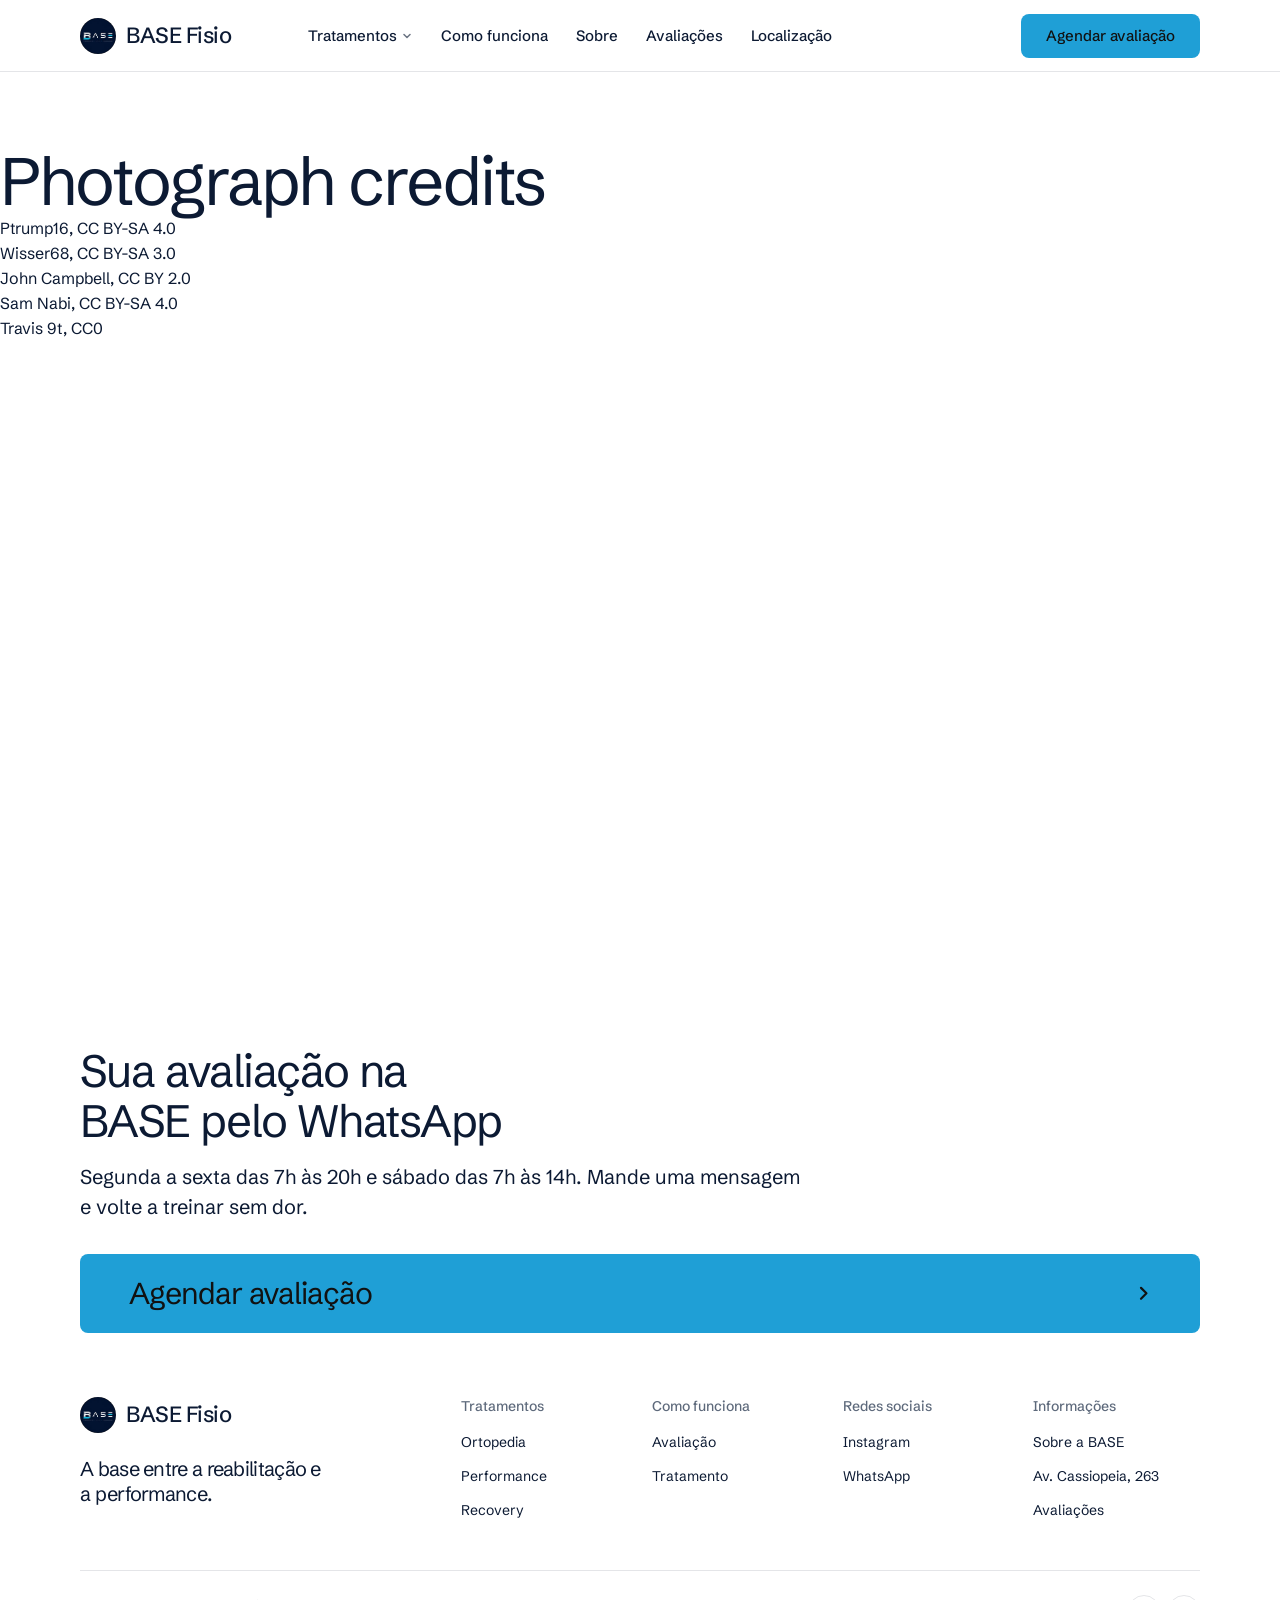
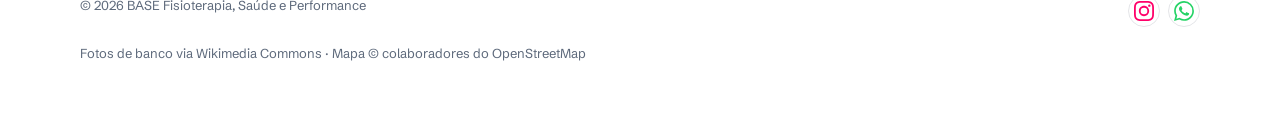
<file: credits.html>
<!doctype html>
<html lang="pt-BR" data-type="service" data-radius="soft" data-buttons="tonal" data-motion>
<head>
<meta charset="utf-8">
<meta name="viewport" content="width=device-width, initial-scale=1, viewport-fit=cover">
<title>BASE Fisioterapia: photograph credits</title>
<meta name="description" content="The photographers, licences and source pages of the photographs on the BASE Fisioterapia website.">
<meta property="og:type" content="website">
<meta property="og:title" content="BASE Fisioterapia, Saúde e Performance">
<meta property="og:description" content="Fisioterapia esportiva no Jardim Satélite: tratar a lesão e voltar a treinar.">
<meta property="og:image" content="https://gustavox222.github.io/base-fisio/share.jpg">
<meta property="og:url" content="https://gustavox222.github.io/base-fisio/">
<meta name="twitter:card" content="summary_large_image">
<link rel="icon" href="img/logo.jpg" type="image/jpeg">
<meta name="theme-color" content="#ffffff">
<link rel="canonical" href="https://gustavox222.github.io/base-fisio/">
<meta name="site-kind" content="other">
<meta name="page-type" content="service">
<link rel="preconnect" href="https://fonts.googleapis.com">
<link rel="preconnect" href="https://fonts.gstatic.com" crossorigin>
<link href="https://fonts.googleapis.com/css2?family=Schibsted+Grotesk:wght@400..700&display=swap" rel="stylesheet">
<link rel="stylesheet" href="assets/system.css">
<link rel="stylesheet" href="assets/ui/cards.css">
<link rel="stylesheet" href="assets/motion/motion.css">
<link rel="stylesheet" href="assets/backgrounds/backgrounds.css">
<link rel="stylesheet" href="assets/layout/layout.css">
<link rel="stylesheet" href="assets/icons/icon.css">
<link rel="stylesheet" href="assets/components/base.css">
<link rel="stylesheet" href="assets/components/fx-map/component.css">
<style>
:root {
  --p-bg: #ffffff; --p-surface: #eef4f9; --p-ink: #0c1a33; --p-muted: #5d697b;
  --p-accent: #1f9fd6; --p-accent-ink: #111111; --p-action: #1f9fd6; --p-action-ink: #111111;
  --p-inv-bg: #0c1a33; --p-inv-surface: #1a2840; --p-inv-ink: #ffffff; --p-inv-muted: #99a0ad;
  --p-inv-accent: #1f9fd6; --p-inv-accent-ink: #111111; --p-inv-action: #1f9fd6; --p-inv-action-ink: #111111;
  --font-display: "Schibsted Grotesk", system-ui, sans-serif;
  --font-text: "Schibsted Grotesk", system-ui, sans-serif;
  --display-weight: 400;
  --display-tracking: -0.035em;
  --display-tracking-xl: -0.042em;
  --ly-scale: 0.98;
}
</style>
<script>document.documentElement.classList.add('m-enter');setTimeout(()=>document.documentElement.classList.add('m-enter-done'),700)</script>
<script src="assets/backgrounds/backgrounds.js"></script>
<style>
  .nav__logo img { width: 36px; height: 36px; border-radius: 50%; display: block; }
  .nav__logo { gap: 10px; }
  #tratamentos .frame--photo { aspect-ratio: 9 / 16; }
  @media (max-width: 1023px) {
    #tratamentos .wrap.grid { display: grid; grid-template-columns: repeat(2, minmax(0, 1fr)); gap: 12px; }
    #tratamentos .wrap.grid > .span-6 { grid-column: 1 / -1; }
    #tratamentos .wrap.grid > a.frame { grid-column: auto; aspect-ratio: 3 / 4; }
  }
  .contact-rows a { display: inline-flex; align-items: center; gap: 10px; }
  .contact-rows .ic { width: 20px; height: 20px; flex: none; }
  .socials a { display: inline-flex; width: 44px; height: 44px; align-items: center; justify-content: center; }
  .socials .ic { width: 20px; height: 20px; }
  /* seções com a altura do próprio conteúdo: nada de tela meio vazia */
  main > section.section:not(.hero) { height: auto; min-height: 0; padding: 112px 0; }
  main > section.section:not(.hero) > .wrap { flex: 0 0 auto; }
  footer.closing { height: auto; min-height: 0; }
  .hero-split > .hero-copy > .hero-facts { margin-top: 64px; }
  .sobre__bio p { font-size: 18px; line-height: 1.6; max-width: 60ch; }
  .sobre__facts { margin-top: 40px; display: grid; grid-template-columns: repeat(3, minmax(0, 1fr)); gap: 24px; border-top: 1px solid var(--line); padding-top: 20px; }
  .sobre__facts li { flex-direction: column; justify-content: flex-start !important; gap: 4px !important; padding: 0 !important; border: 0 !important; }
  .sobre__facts li > span:last-child { text-align: left !important; }
  .sobre__grid { align-items: stretch; }
  @media (max-width: 639px) { #avaliacoes .reviews { grid-template-columns: 1fr; } }
  @media (max-width: 639px) { .sobre__facts { grid-template-columns: 1fr; gap: 16px; } }
  .sobre__facts li { display: flex; justify-content: space-between; gap: 24px; padding: 14px 0; border-bottom: 1px solid var(--line); }
  .sobre__facts li > span:first-child { color: var(--muted); }
  .sobre__facts li > span:last-child { font-weight: 500; text-align: right; }
  .rating { display: flex; flex-direction: column; gap: 8px; padding: 32px; border-radius: var(--r-lg); background: var(--p-inv-bg); color: var(--p-inv-ink); text-decoration: none; }
  .rating__label { font-size: var(--t-small); color: var(--p-inv-muted); }
  .rating__score { font: 400 88px/1 var(--font-display); letter-spacing: -0.04em; }
  .rating__count { color: var(--p-inv-muted); }
  .rating .link { color: var(--p-inv-ink); margin-top: 12px; align-self: start; }
  .stars { display: inline-flex; gap: 3px; color: #f5b301; }
  .stars svg { width: 20px; height: 20px; fill: currentColor; }
  .reviews { display: grid; grid-template-columns: repeat(4, minmax(0, 1fr)); gap: var(--gutter); align-items: stretch; }
  .reviews .rating { justify-content: center; }
  .sobre__photo { aspect-ratio: auto; height: 100%; min-height: 420px; }
  .review { margin: 0; padding: 28px; border-radius: var(--r-lg); background: var(--p-surface); display: flex; flex-direction: column; gap: 16px; }
  .review blockquote { margin: 0; font-size: 17px; line-height: 1.55; flex: 1; }
  .review figcaption { display: flex; align-items: center; gap: 12px; }
  .review figcaption > span:last-child { display: grid; }
  .review figcaption b { font-weight: 500; }
  .review figcaption span span { font-size: var(--t-small); color: var(--muted); }
  .review__avatar { width: 40px; height: 40px; border-radius: 50%; display: grid; place-items: center; background: var(--p-accent); color: var(--p-ink); font-weight: 500; flex: none; }
  /* mapa do Google em tons escuros: inverte claro/escuro e devolve as cores originais */
  #contato .gmap { background: #1a2840; }
  #contato .gmap iframe { position: absolute; inset: 0; width: 100%; height: 100%; border: 0; filter: invert(0.92) hue-rotate(180deg) saturate(0.9) contrast(0.95); }
  @media (max-width: 899px) { #contato .gmap { height: 360px; } }
  .cx-map__hours { display: grid; grid-template-columns: auto auto; gap: 4px 20px; margin: 4px 0 0; font-size: var(--t-small); }
  .cx-map__hours dt { color: var(--muted); }
  .cx-map__hours dd { margin: 0; font-variant-numeric: tabular-nums; text-align: right; }
  @media (max-width: 1023px) {
    .reviews { grid-template-columns: repeat(2, minmax(0, 1fr)); gap: 16px; }
    #sobre .grid > .sobre__photo { margin-top: 40px; grid-column: 1 / -1; height: auto; min-height: 0; aspect-ratio: 4 / 3; }
  }
  .steps { display: grid; grid-template-columns: repeat(3, minmax(0, 1fr)); gap: var(--gutter); }
  .step { display: flex; flex-direction: column; gap: var(--s-4); }
  .step__img { aspect-ratio: 4 / 3; overflow: hidden; border-radius: var(--r-md); background: var(--surface); }
  .step__img img { width: 100%; height: 100%; object-fit: cover; display: block; }
  .step__num { font: 500 var(--t-small)/1 var(--font-text); color: var(--muted); letter-spacing: .08em; }
  .step h3 { font-size: 24px; line-height: 1.25; font-weight: 500; }
  .step__list { display: grid; margin-top: var(--s-2); border-top: 1px solid var(--line); }
  .step__list li { padding: 10px 0; border-bottom: 1px solid var(--line); display: flex; gap: 10px; align-items: baseline; }
  .step__list li::before { content: ""; width: 6px; height: 6px; border-radius: 50%; background: var(--p-accent); flex: none; transform: translateY(-2px); }
  .science { margin-top: 64px; display: grid; grid-template-columns: repeat(3, minmax(0, 1fr)); gap: var(--gutter); padding-top: 32px; border-top: 1px solid var(--line); }
  .science dt { font: 400 32px/1.1 var(--font-display); letter-spacing: -0.02em; }
  .science dd { margin: 8px 0 0; color: var(--muted); }
  @media (max-width: 1023px) {
    main > section.section:not(.hero) { padding: 80px 0; }
    .steps { grid-template-columns: 1fr; gap: 48px; }
    .science { grid-template-columns: 1fr; gap: 24px; }
  }
  @media (min-width: 640px) and (max-width: 1023px) {
    .step { display: grid; grid-template-columns: minmax(0, 1fr) minmax(0, 1fr); column-gap: 24px; row-gap: 12px; align-content: start; }
    .step > :not(.step__img) { grid-column: 2; }
    .step__img { grid-column: 1; grid-row: 1 / span 5; align-self: start; }
  }
  @media (max-width: 639px) { main > section.section:not(.hero) { padding: 64px 0; } }
</style>
</head>
<body>
<!-- type: service (clínica de fisioterapia esportiva)
     deal: hero photo -> split (fotos da clínica têm no máximo 686px de largura; a foto de tela cheia pede 1920),
           nav nav-mega, close close-photo -> close-type (nenhuma foto grande o bastante para ir de linha a linha),
           footer footer-columns, rhythm surface-pairs, buttons tonal, mark arc -> logo da clínica, grounds none
     palette: brand das cores da logo (azul-marinho #0c1a33, branco, ciano #1f9fd6); type schibsted
     moments: pinned-chapters em #como -->

<header class="nav">
  <div class="wrap nav__bar">
    <a class="skip-link" href="#top">Pular para o conteúdo</a>
    <a class="nav__logo" href="#top"><img src="img/logo.jpg" alt="" width="36" height="36">BASE Fisio</a>
    <nav class="nav__links" aria-label="Principal">
      <div class="nav__item">
        <a class="nav__link" href="#tratamentos">Tratamentos <svg class="chev" viewBox="0 0 12 12" aria-hidden="true"><path d="M3 4.5l3 3 3-3" fill="none" stroke="currentColor" stroke-width="1.5" stroke-linecap="round" stroke-linejoin="round"/></svg></a>
        <div class="nav__menu">
          <div class="wrap grid">
            <div class="menu-col span-3">
              <p class="t-label">Lesão e dor</p>
              <a href="#tratamentos">Ortopedia<span>Joelho, ombro, coluna, tornozelo</span></a>
              <a href="#tratamentos">Pós-operatório<span>Da cirurgia de volta ao treino</span></a>
            </div>
            <div class="menu-col span-3">
              <p class="t-label">Treino</p>
              <a href="#tratamentos">Performance<span>Força, mobilidade e controle</span></a>
              <a href="#tratamentos">Recovery<span>Recuperação entre os treinos</span></a>
              <a href="#como">Primeira consulta<span>Como a avaliação funciona</span></a>
            </div>
            <a class="menu-card span-3 start-10" href="https://www.instagram.com/base.fisioperformance/" target="_blank" rel="noopener">
              <div class="panel"><img class="frame__img" src="img/ig/ig3.jpg" alt="Fisioterapeuta da BASE com a camiseta da clínica na calçada" style="object-position: 50% 25%"></div>
              <span class="t-card">Dicas no Instagram</span>
              <span class="t-small muted">Exercícios e sinais de alerta</span>
            </a>
          </div>
        </div>
      </div>
      <div class="nav__item"><a class="nav__link" href="#como">Como funciona</a></div>
      <div class="nav__item"><a class="nav__link" href="#sobre">Sobre</a></div>
      <div class="nav__item"><a class="nav__link" href="#avaliacoes">Avaliações</a></div>
      <div class="nav__item"><a class="nav__link" href="#contato">Localização</a></div>
    </nav>
    <div class="nav__actions">
      <a class="btn btn--primary" href="https://wa.me/5512992454994?text=Ol%C3%A1!%20Quero%20agendar%20uma%20avalia%C3%A7%C3%A3o%20na%20BASE." target="_blank" rel="noopener">Agendar avaliação</a>
    </div>
    <button class="nav__toggle" type="button" aria-expanded="false" aria-label="Menu">
      <svg width="18" height="18" viewBox="0 0 18 18" aria-hidden="true"><path d="M2 5h14M2 13h14" stroke="currentColor" stroke-width="1.6" stroke-linecap="round"/></svg>
    </button>
  </div>
</header>

<main id="top">
  <p><a class="link" href="index.html">BASE Fisioterapia</a></p>
  <section class="credits-list" id="credits" aria-labelledby="credits-h">
    <h1 id="credits-h">Photograph credits</h1>
    <ul>
      <li><a href="https://commons.wikimedia.org/wiki/File:Knee_plain_X-ray_weight_bearing.jpg">Ptrump16</a>, <a href="https://creativecommons.org/licenses/by-sa/4.0">CC BY-SA 4.0</a></li>
      <li><a href="https://commons.wikimedia.org/wiki/File:StimaWELL_Electrotherapy_device.jpg">Wisser68</a>, <a href="https://creativecommons.org/licenses/by-sa/3.0">CC BY-SA 3.0</a></li>
      <li><a href="https://commons.wikimedia.org/wiki/File:Spine_model_6.jpg">John Campbell</a>, <a href="https://creativecommons.org/licenses/by/2.0">CC BY 2.0</a></li>
      <li><a href="https://commons.wikimedia.org/wiki/File:Skeleton_model_20200122_184823074_iOS.jpg">Sam Nabi</a>, <a href="https://creativecommons.org/licenses/by-sa/4.0">CC BY-SA 4.0</a></li>
      <li><a href="https://commons.wikimedia.org/wiki/File:Travis_Betterson_doing_the_sprint_test_at_the_FIFA_MA_Course_Suriname.jpg">Travis 9t</a>, <a href="http://creativecommons.org/publicdomain/zero/1.0/deed.en">CC0</a></li>
    </ul>
  </section>
</main>

<footer class="footer closing" id="contact" aria-labelledby="close-h">
  <div class="wrap">
    <div class="closing__cta close--type">
      <div class="section-head">
        <h2 id="close-h">Sua avaliação na BASE pelo WhatsApp</h2>
        <p>Segunda a sexta das 7h às 20h e sábado das 7h às 14h. Mande uma mensagem e volte a treinar sem dor.</p>
      </div>
      <a class="btn btn--primary btn--xl btn--wide" href="https://wa.me/5512992454994?text=Ol%C3%A1!%20Quero%20agendar%20uma%20avalia%C3%A7%C3%A3o%20na%20BASE." target="_blank" rel="noopener">Agendar avaliação<svg class="m-arrow" viewBox="0 0 12 12" aria-hidden="true"><path class="m-arrow__stem" d="M1 6h8"/><path class="m-arrow__head" d="M4.5 2.5 8 6l-3.5 3.5"/></svg></a>
    </div>
    <div class="closing__links">
      <div class="grid">
        <div class="span-4 stack-4">
          <a class="nav__logo" href="#top"><img src="img/logo.jpg" alt="" width="36" height="36">BASE Fisio</a>
          <p class="footer__lede">A base entre a reabilitação e a performance.</p>
        </div>
        <div class="span-2 footer__col"><h3>Tratamentos</h3><ul><li><a href="#tratamentos">Ortopedia</a></li><li><a href="#tratamentos">Performance</a></li><li><a href="#tratamentos">Recovery</a></li></ul></div>
        <div class="span-2 footer__col"><h3>Como funciona</h3><ul><li><a href="#como">Avaliação</a></li><li><a href="#como">Tratamento</a></li></ul></div>
        <div class="span-2 footer__col"><h3>Redes sociais</h3><ul><li><a href="https://www.instagram.com/base.fisioperformance/" target="_blank" rel="noopener">Instagram</a></li><li><a href="https://wa.me/5512992454994" target="_blank" rel="noopener">WhatsApp</a></li></ul></div>
        <div class="span-2 footer__col"><h3>Informações</h3><ul><li><a href="#sobre">Sobre a BASE</a></li><li><a href="https://www.google.com/maps/place/BASE+Fisioterapia+Sa%C3%BAde+Performance/@-23.2296613,-45.883005,17z/data=!4m6!3m5!1s0x94cc4b1219585c07:0x4b2ca19e8198ef0a!8m2!3d-23.2296613!4d-45.883005!16s%2Fg%2F11z_662x6b" target="_blank" rel="noopener">Av. Cassiopeia, 263</a></li><li><a href="#avaliacoes">Avaliações</a></li></ul></div>
      </div>
      <div class="footer__legal">
        <span>&copy; 2026 BASE Fisioterapia, Saúde e Performance</span>
        <div class="socials">
          <a href="https://www.instagram.com/base.fisioperformance/" target="_blank" rel="noopener" aria-label="Instagram da BASE"><svg class="ic" aria-hidden="true" focusable="false" xmlns="http://www.w3.org/2000/svg" viewBox="0 0 24 24" width="24" height="24" fill="#FF0069"><path d="M7.0301.084c-1.2768.0602-2.1487.264-2.911.5634-.7888.3075-1.4575.72-2.1228 1.3877-.6652.6677-1.075 1.3368-1.3802 2.127-.2954.7638-.4956 1.6365-.552 2.914-.0564 1.2775-.0689 1.6882-.0626 4.947.0062 3.2586.0206 3.6671.0825 4.9473.061 1.2765.264 2.1482.5635 2.9107.308.7889.72 1.4573 1.388 2.1228.6679.6655 1.3365 1.0743 2.1285 1.38.7632.295 1.6361.4961 2.9134.552 1.2773.056 1.6884.069 4.9462.0627 3.2578-.0062 3.668-.0207 4.9478-.0814 1.28-.0607 2.147-.2652 2.9098-.5633.7889-.3086 1.4578-.72 2.1228-1.3881.665-.6682 1.0745-1.3378 1.3795-2.1284.2957-.7632.4966-1.636.552-2.9124.056-1.2809.0692-1.6898.063-4.948-.0063-3.2583-.021-3.6668-.0817-4.9465-.0607-1.2797-.264-2.1487-.5633-2.9117-.3084-.7889-.72-1.4568-1.3876-2.1228C21.2982 1.33 20.628.9208 19.8378.6165 19.074.321 18.2017.1197 16.9244.0645 15.6471.0093 15.236-.005 11.977.0014 8.718.0076 8.31.0215 7.0301.0839m.1402 21.6932c-1.17-.0509-1.8053-.2453-2.2287-.408-.5606-.216-.96-.4771-1.3819-.895-.422-.4178-.6811-.8186-.9-1.378-.1644-.4234-.3624-1.058-.4171-2.228-.0595-1.2645-.072-1.6442-.079-4.848-.007-3.2037.0053-3.583.0607-4.848.05-1.169.2456-1.805.408-2.2282.216-.5613.4762-.96.895-1.3816.4188-.4217.8184-.6814 1.3783-.9003.423-.1651 1.0575-.3614 2.227-.4171 1.2655-.06 1.6447-.072 4.848-.079 3.2033-.007 3.5835.005 4.8495.0608 1.169.0508 1.8053.2445 2.228.408.5608.216.96.4754 1.3816.895.4217.4194.6816.8176.9005 1.3787.1653.4217.3617 1.056.4169 2.2263.0602 1.2655.0739 1.645.0796 4.848.0058 3.203-.0055 3.5834-.061 4.848-.051 1.17-.245 1.8055-.408 2.2294-.216.5604-.4763.96-.8954 1.3814-.419.4215-.8181.6811-1.3783.9-.4224.1649-1.0577.3617-2.2262.4174-1.2656.0595-1.6448.072-4.8493.079-3.2045.007-3.5825-.006-4.848-.0608M16.953 5.5864A1.44 1.44 0 1 0 18.39 4.144a1.44 1.44 0 0 0-1.437 1.4424M5.8385 12.012c.0067 3.4032 2.7706 6.1557 6.173 6.1493 3.4026-.0065 6.157-2.7701 6.1506-6.1733-.0065-3.4032-2.771-6.1565-6.174-6.1498-3.403.0067-6.156 2.771-6.1496 6.1738M8 12.0077a4 4 0 1 1 4.008 3.9921A3.9996 3.9996 0 0 1 8 12.0077"/></svg></a>
          <a href="https://wa.me/5512992454994" target="_blank" rel="noopener" aria-label="WhatsApp da BASE"><svg class="ic" aria-hidden="true" focusable="false" xmlns="http://www.w3.org/2000/svg" viewBox="0 0 24 24" width="24" height="24" fill="#25D366"><path d="M17.472 14.382c-.297-.149-1.758-.867-2.03-.967-.273-.099-.471-.148-.67.15-.197.297-.767.966-.94 1.164-.173.199-.347.223-.644.075-.297-.15-1.255-.463-2.39-1.475-.883-.788-1.48-1.761-1.653-2.059-.173-.297-.018-.458.13-.606.134-.133.298-.347.446-.52.149-.174.198-.298.298-.497.099-.198.05-.371-.025-.52-.075-.149-.669-1.612-.916-2.207-.242-.579-.487-.5-.669-.51-.173-.008-.371-.01-.57-.01-.198 0-.52.074-.792.372-.272.297-1.04 1.016-1.04 2.479 0 1.462 1.065 2.875 1.213 3.074.149.198 2.096 3.2 5.077 4.487.709.306 1.262.489 1.694.625.712.227 1.36.195 1.871.118.571-.085 1.758-.719 2.006-1.413.248-.694.248-1.289.173-1.413-.074-.124-.272-.198-.57-.347m-5.421 7.403h-.004a9.87 9.87 0 01-5.031-1.378l-.361-.214-3.741.982.998-3.648-.235-.374a9.86 9.86 0 01-1.51-5.26c.001-5.45 4.436-9.884 9.888-9.884 2.64 0 5.122 1.03 6.988 2.898a9.825 9.825 0 012.893 6.994c-.003 5.45-4.437 9.884-9.885 9.884m8.413-18.297A11.815 11.815 0 0012.05 0C5.495 0 .16 5.335.157 11.892c0 2.096.547 4.142 1.588 5.945L.057 24l6.305-1.654a11.882 11.882 0 005.683 1.448h.005c6.554 0 11.89-5.335 11.893-11.893a11.821 11.821 0 00-3.48-8.413Z"/></svg></a>
        </div>
        <a class="credits" href="credits.html">Fotos de banco via Wikimedia Commons · Mapa © colaboradores do OpenStreetMap</a>
      </div>
    </div>
  </div>
</footer>

<nav class="actionbar" aria-label="Ações rápidas">
  <a class="btn btn--primary" href="https://wa.me/5512992454994?text=Ol%C3%A1!%20Quero%20agendar%20uma%20avalia%C3%A7%C3%A3o%20na%20BASE." target="_blank" rel="noopener">Agendar avaliação</a>
</nav>

<script type="module" src="assets/system.js"></script>
<script type="module" src="assets/motion/motion.js"></script>
<script type="module" src="assets/layout/layout.js"></script>
<script>
  /* copiar endereço: script simples, funciona até abrindo o arquivo direto */
  document.querySelectorAll('[data-copy]').forEach(function (b) {
    var label = b.textContent;
    b.addEventListener('click', function () {
      var done = function (t) { b.textContent = t; setTimeout(function () { b.textContent = label; }, 1600); };
      if (navigator.clipboard) navigator.clipboard.writeText(b.dataset.copy).then(function () { done('Endereço copiado'); }, function () { done('Copie manualmente'); });
      else done('Copie manualmente');
    });
  });
</script>
</body>
</html>
</file>
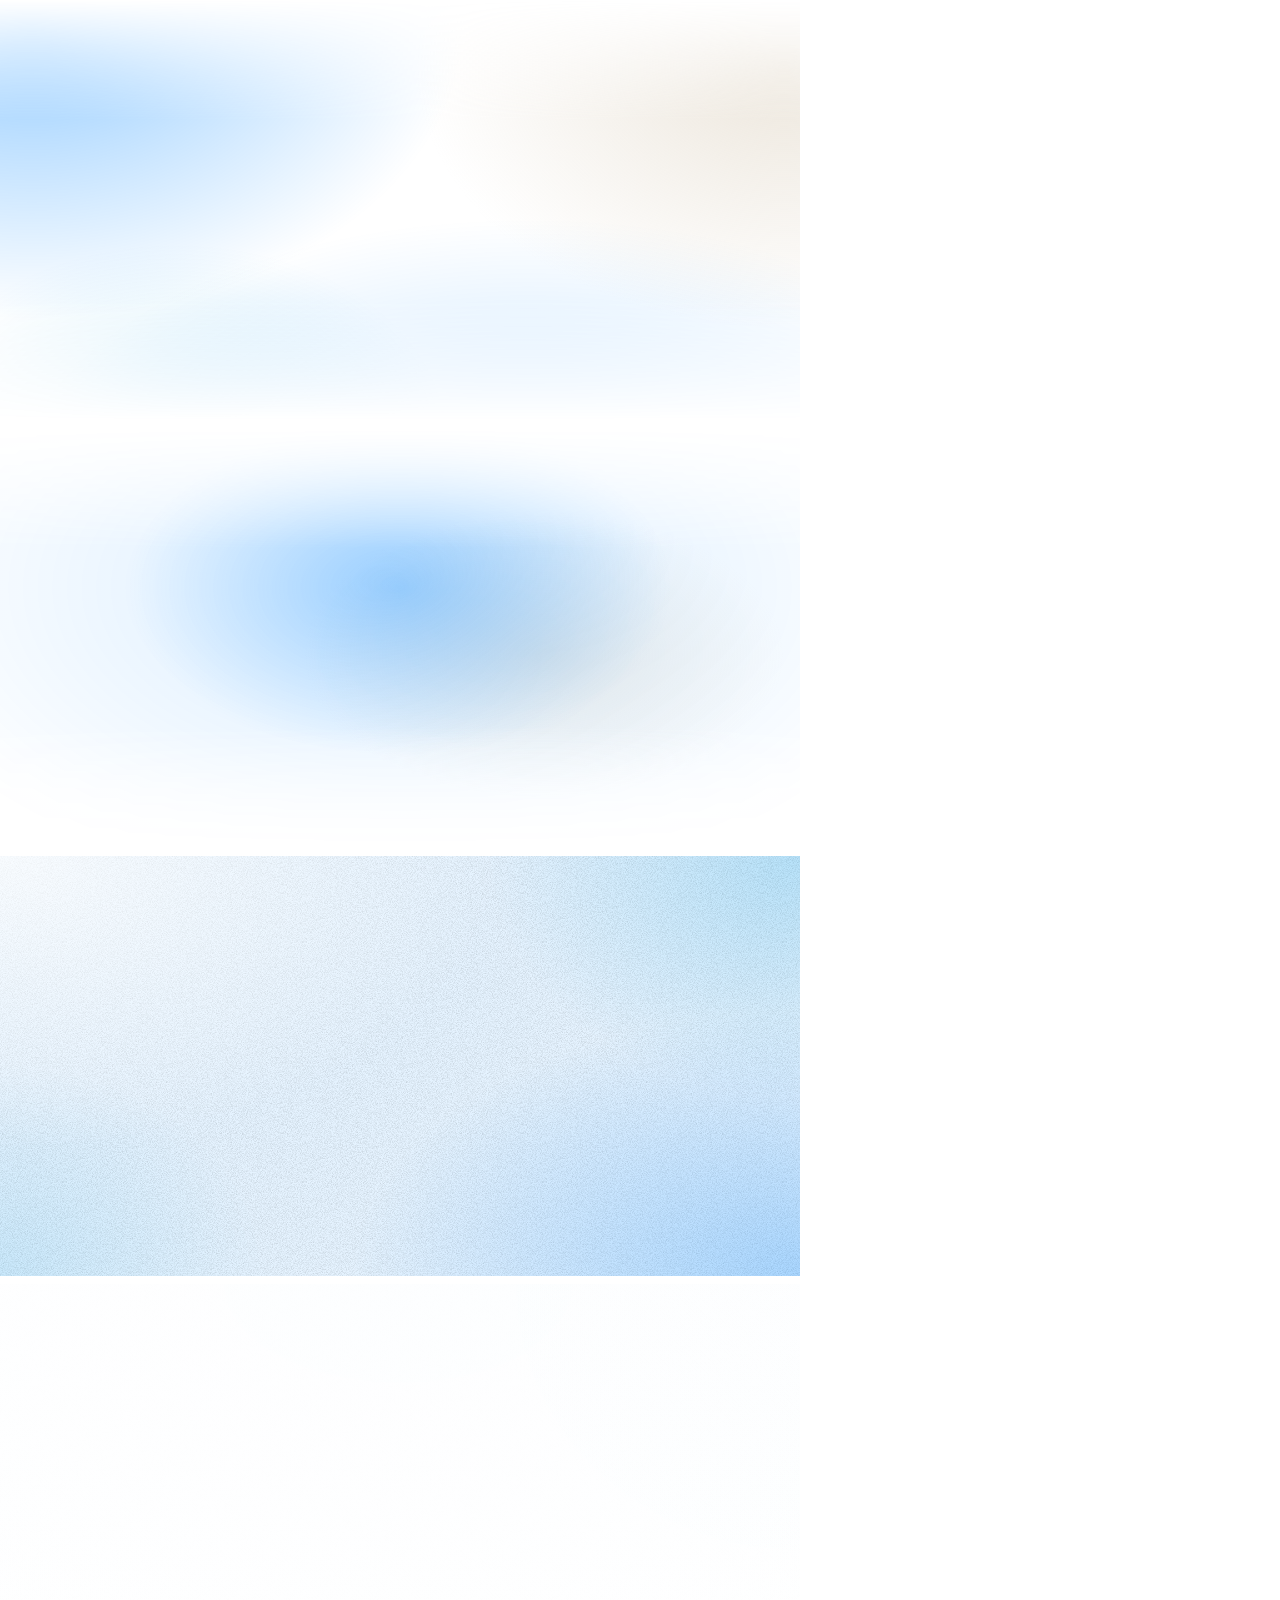
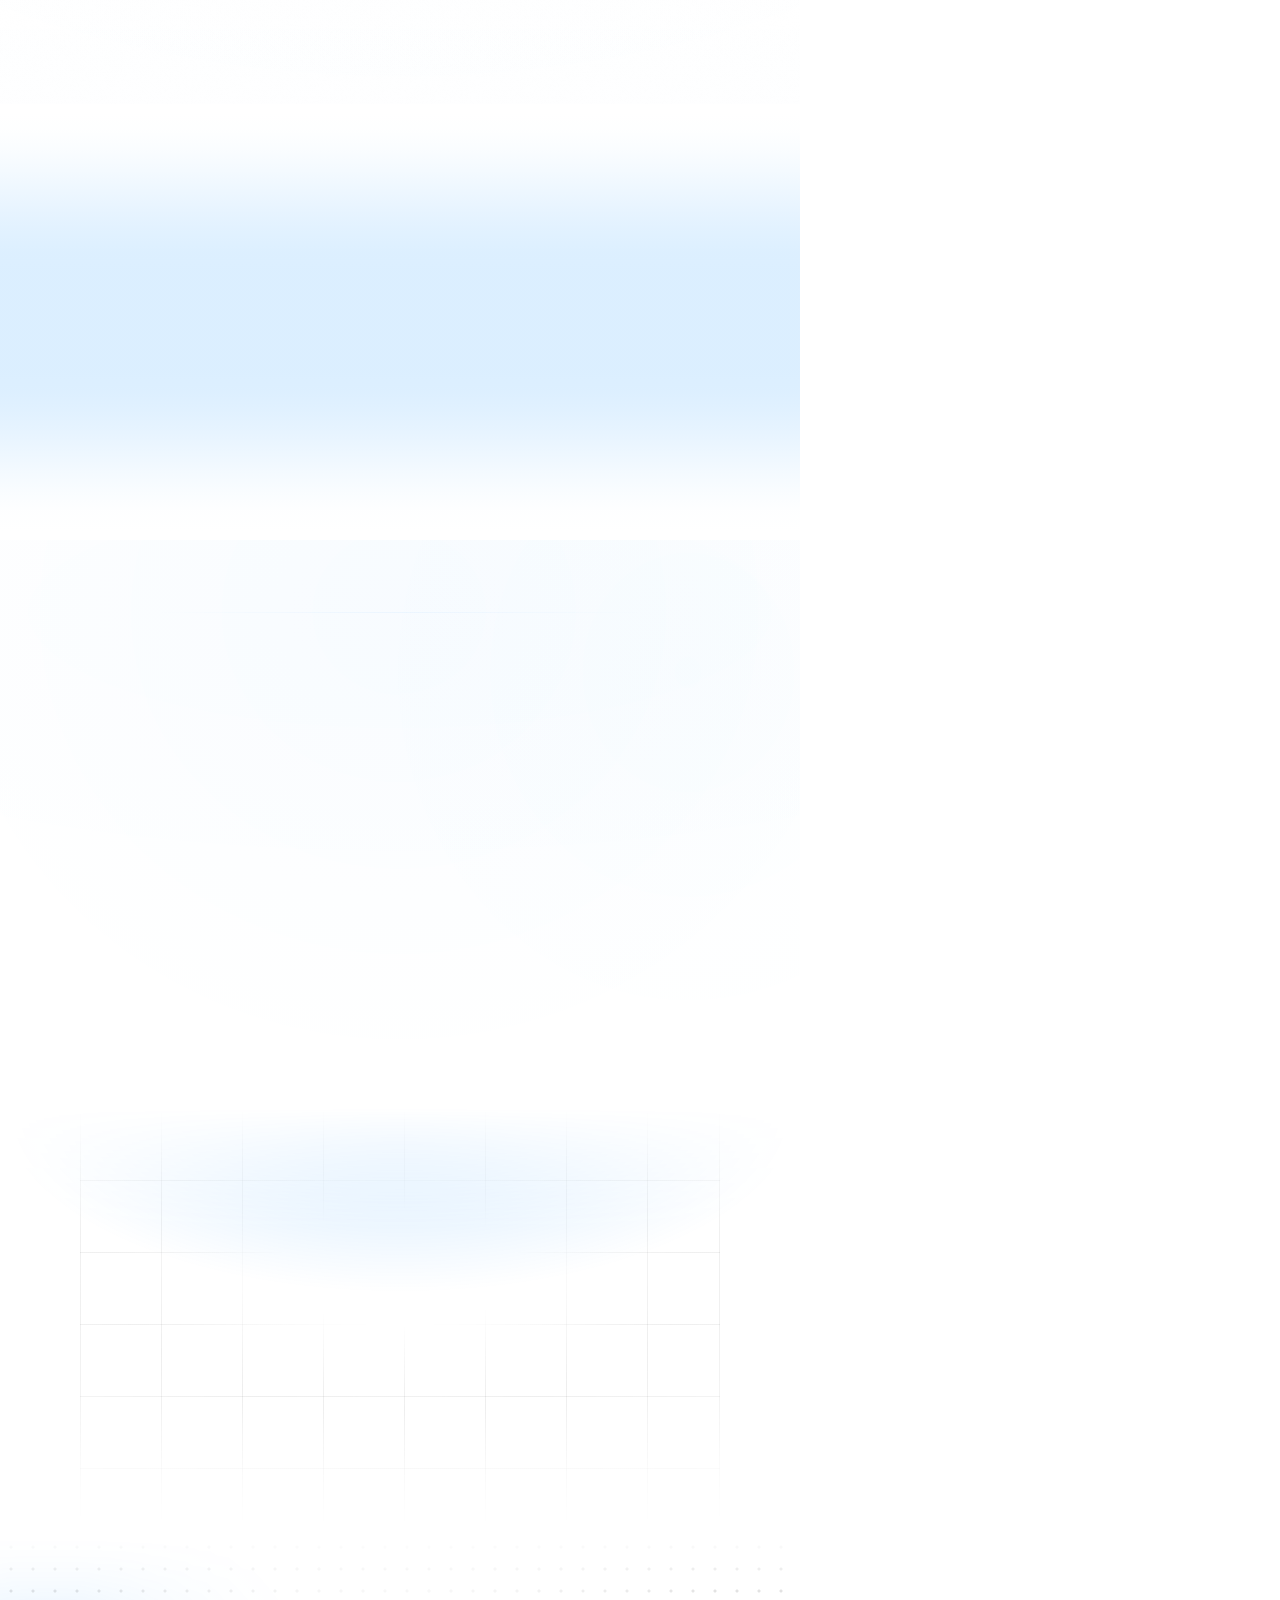
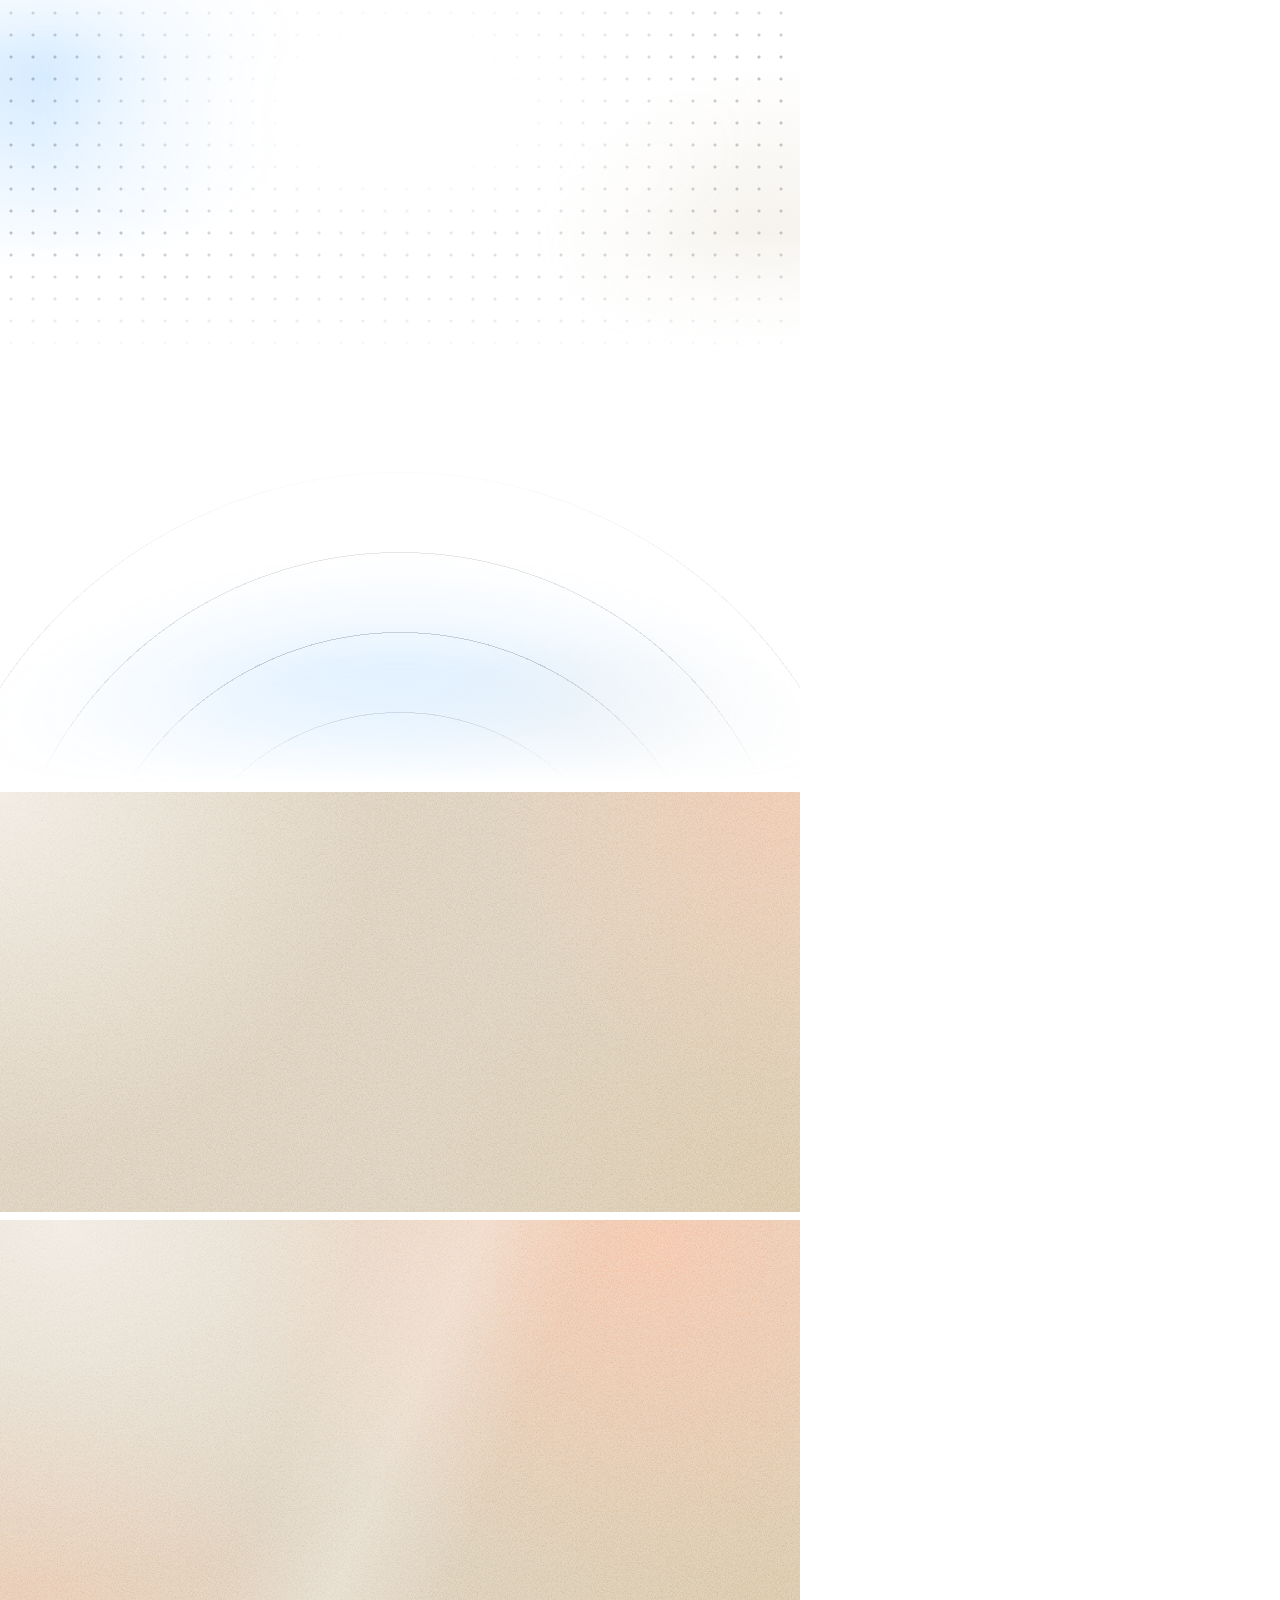
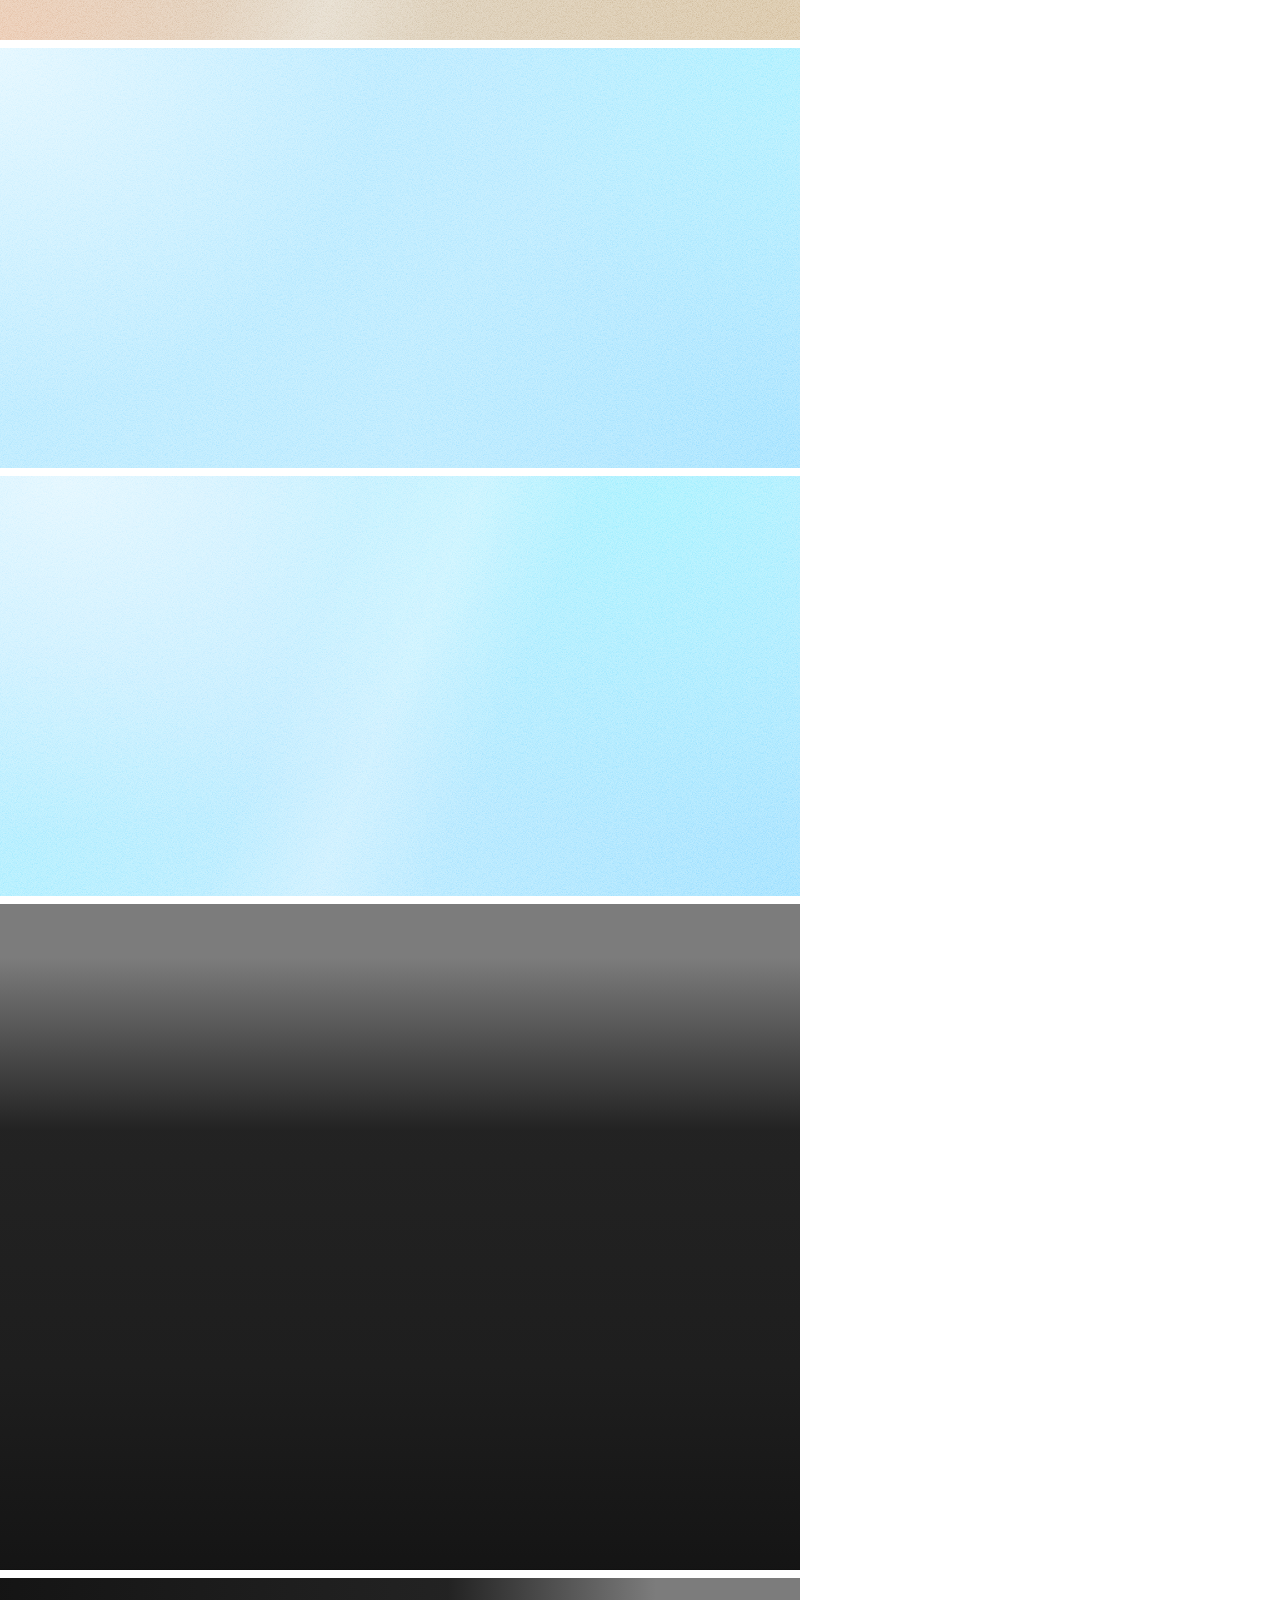
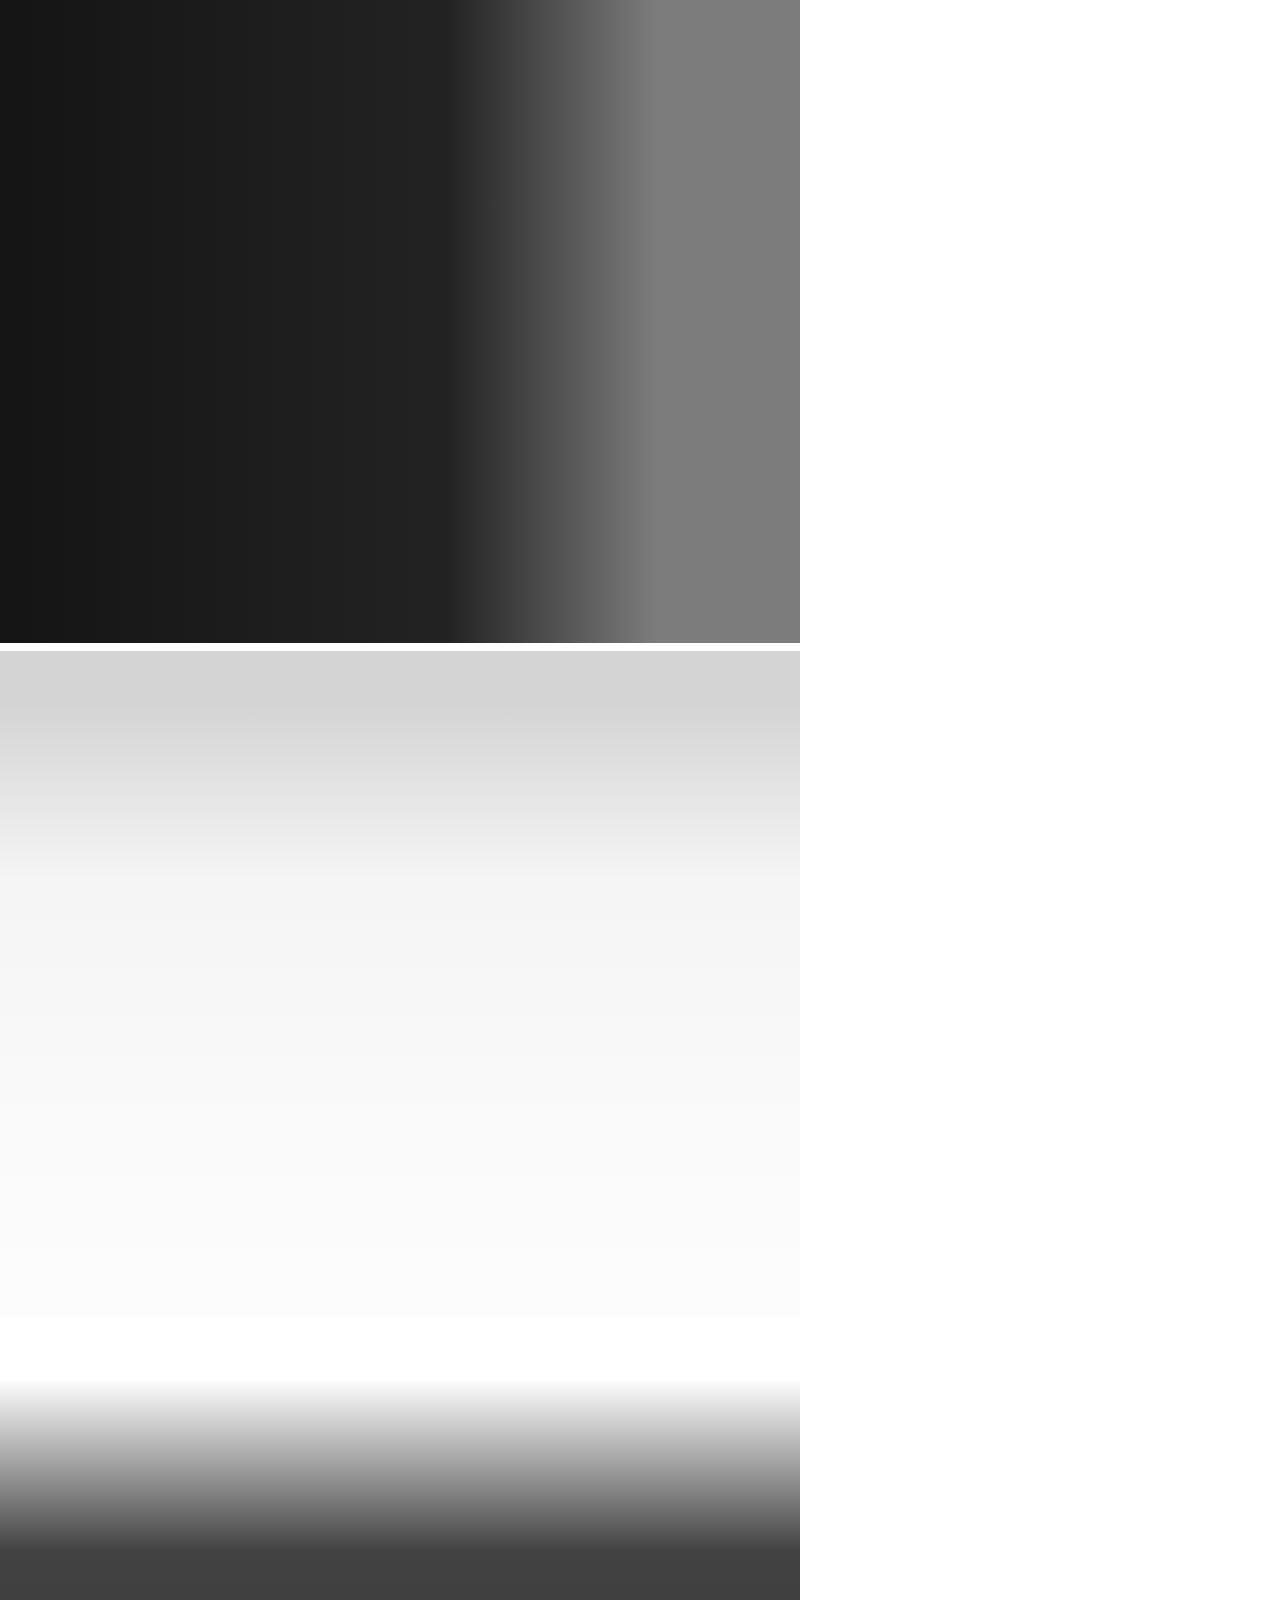
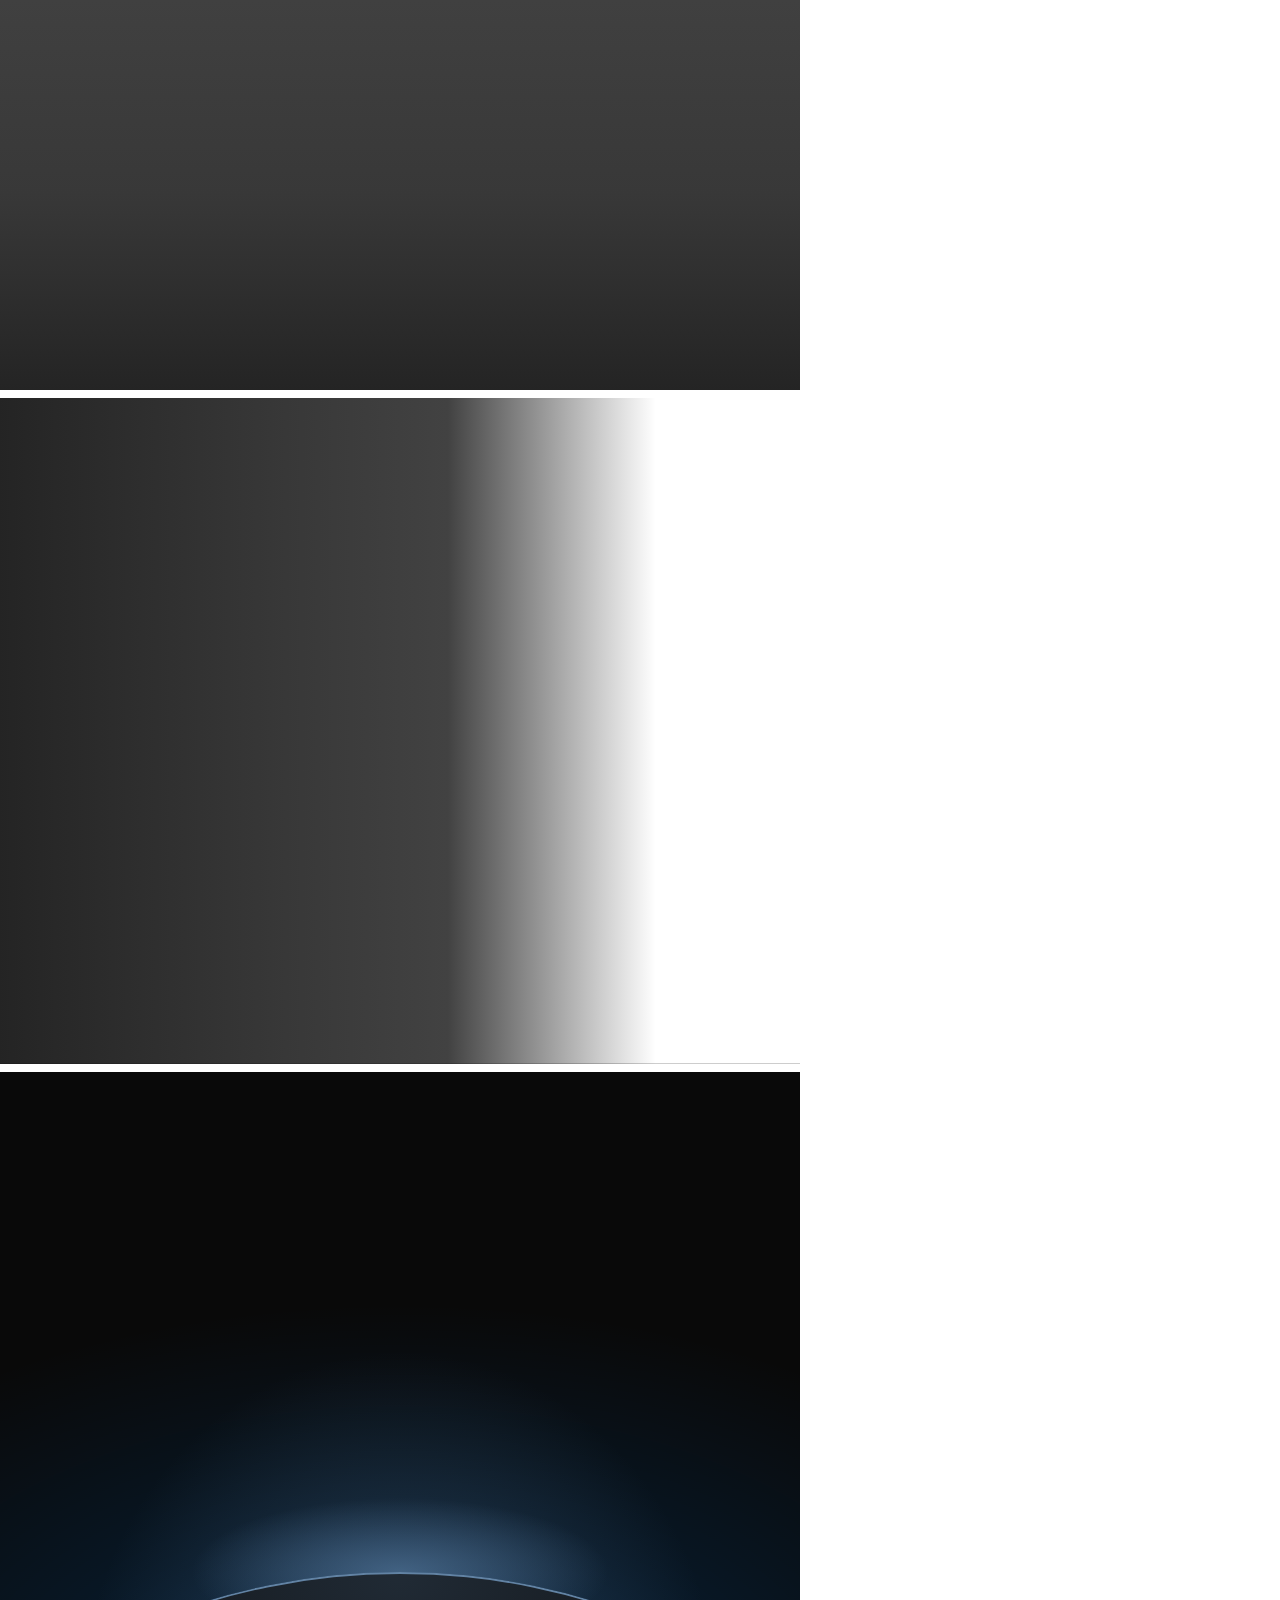
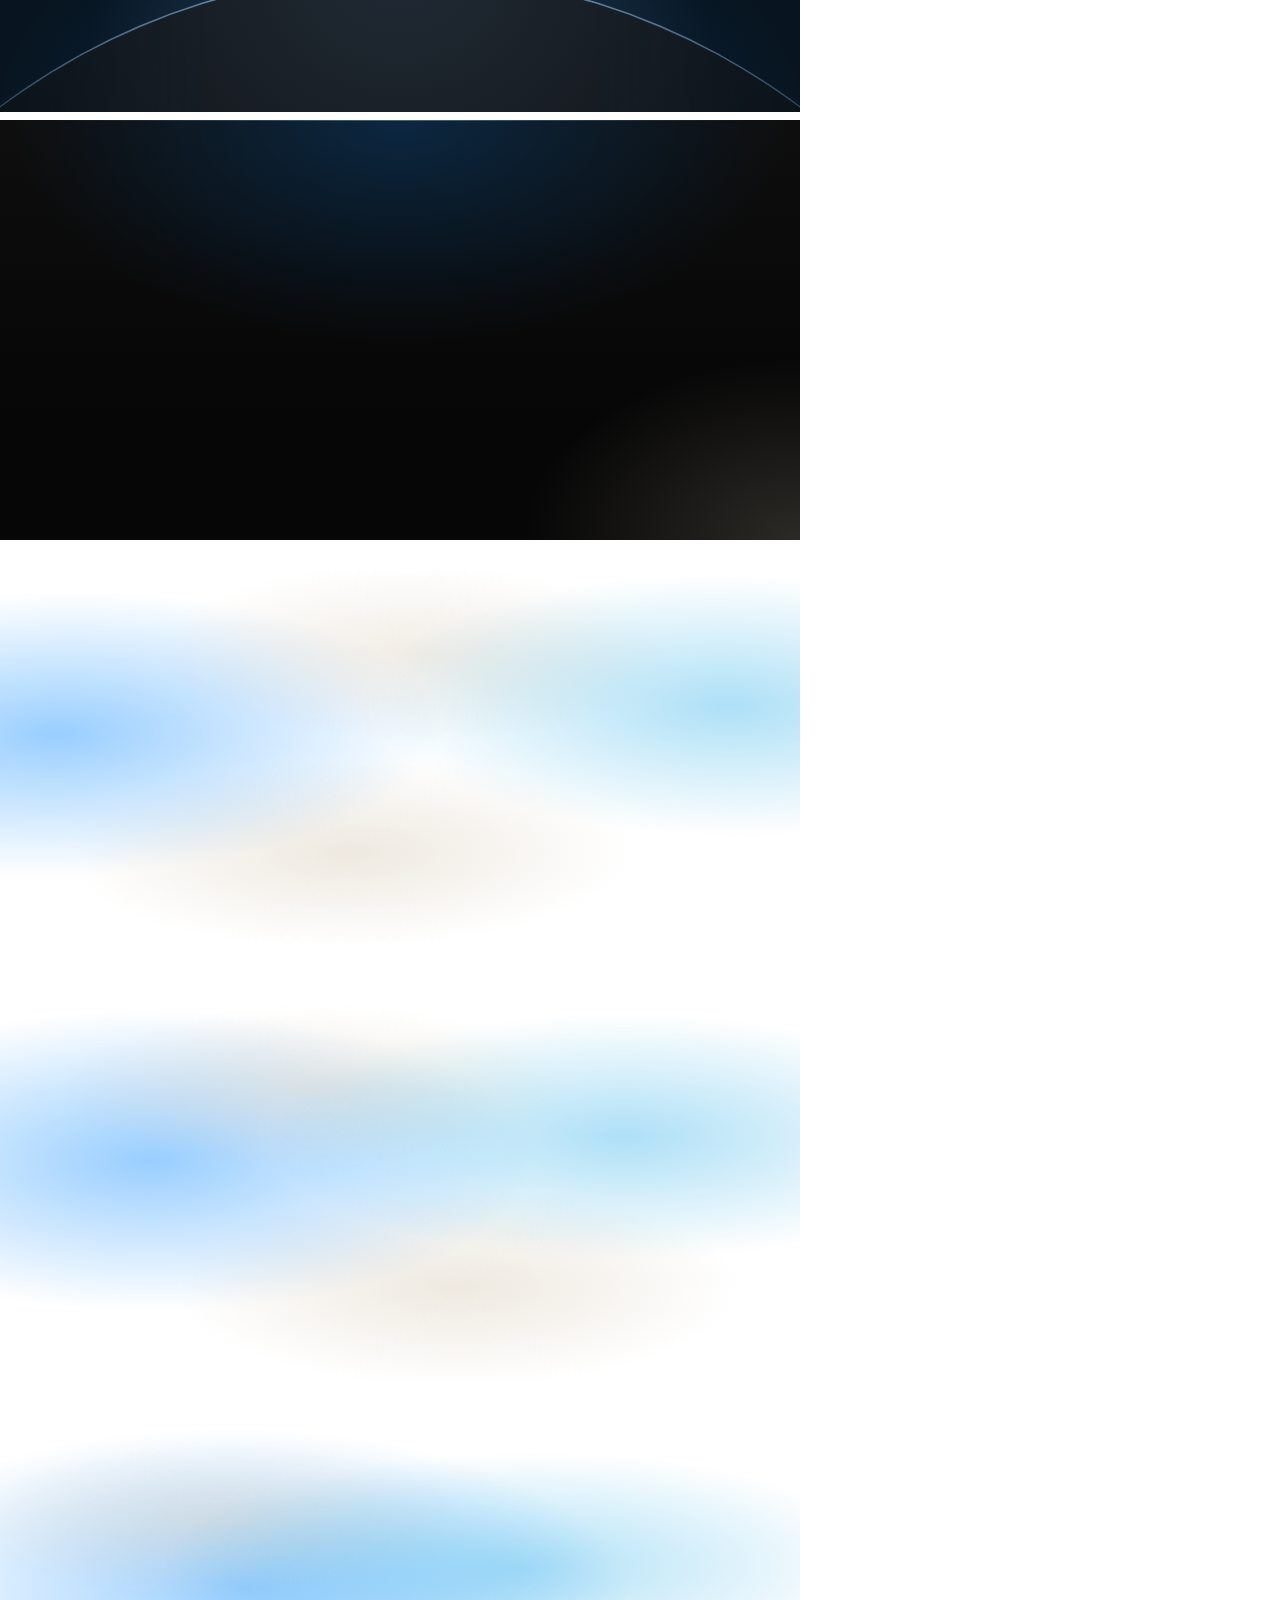
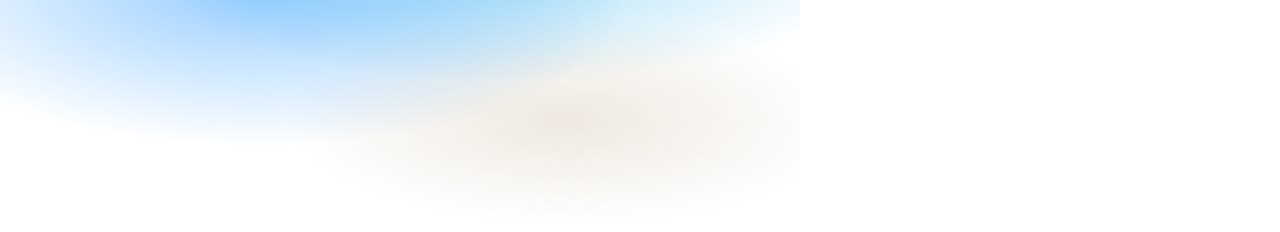
<file: assets/backgrounds/check.html>
<!doctype html>
<html lang="en" data-ground="sand">
<head>
<meta charset="utf-8">
<title>Backgrounds contrast check</title>
<!-- Every ground in a 800px box, for check.mjs: it sets a palette, screenshots the boxes and measures
     the ink and muted contrast on every pixel of each ground's text zone (index.json). The photograph
     grounds sit on a flat grey picture: #7c7c7c for the dark scrim, #d4d4d4 for the light one; and the worst case of the dark scrim: a white
     picture (white words on it). The light scrim is for pale photographs only. -->
<link rel="stylesheet" href="../system.css">
<link rel="stylesheet" href="backgrounds.css">
<style>body { margin: 0; width: 800px; } .box { width: 800px; margin: 0 0 8px; padding: 24px; font-size: 20px; } .pi, .pm { visibility: hidden; } .pi { color: var(--ink); } .pm { color: var(--muted); }  /* the liquid blobs held at the start, the middle and the end of their drift (the keyframes in backgrounds.css), so the text zone is measured where they stand under it */
  .at-start::before { animation: none; transform: translate3d(-7%, 0, 0) skewX(-7deg) scaleY(.94); } .at-start::after { animation: none; transform: translate3d(8%, 0, 0) skewX(6deg) scaleY(1.04); }
  .at-mid::before { animation: none; transform: translate3d(.5%, 0, 0) skewX(-.5deg) scaleY(.995); } .at-mid::after { animation: none; transform: translate3d(-.5%, 0, 0) scaleY(.98); }
  .at-end::before { animation: none; transform: translate3d(8%, 0, 0) skewX(6deg) scaleY(1.05); } .at-end::after { animation: none; transform: translate3d(-9%, 0, 0) skewX(-6deg) scaleY(.92); }
</style>
<script src="backgrounds.js" defer></script>
</head>
<body>
<div class="bg-mist box" data-g="mist" style="height:420px"><span class="pi">Ink</span> <span class="pm">Muted</span></div>
<div class="bg-halo box" data-g="halo" style="height:420px"><span class="pi">Ink</span> <span class="pm">Muted</span></div>
<div class="bg-grain box" data-g="grain" style="height:420px"><span class="pi">Ink</span> <span class="pm">Muted</span></div>
<div class="bg-paper box" data-g="paper" style="height:420px"><span class="pi">Ink</span> <span class="pm">Muted</span></div>
<div class="bg-dusk box" data-g="dusk" style="height:420px"><span class="pi">Ink</span> <span class="pm">Muted</span></div>
<div class="bg-topglow box" data-g="topglow" style="height:560px"><span class="pi">Ink</span> <span class="pm">Muted</span></div>
<div class="bg-ruled box" data-g="ruled" style="height:420px"><span class="pi">Ink</span> <span class="pm">Muted</span></div>
<div class="bg-dots box" data-g="dots" style="height:420px"><span class="pi">Ink</span> <span class="pm">Muted</span></div>
<div class="bg-arcs box" data-g="arcs" style="height:420px"><span class="pi">Ink</span> <span class="pm">Muted</span></div>
<div class="bg-band box" data-g="band" style="height:420px"><span class="pi">Ink</span> <span class="pm">Muted</span></div>
<div class="bg-field box" data-g="field" style="height:420px"><span class="pi">Ink</span> <span class="pm">Muted</span></div>
<div class="bg-band bg-tint box" data-g="band-tint" style="height:420px"><span class="pi">Ink</span> <span class="pm">Muted</span></div>
<div class="bg-field bg-tint box" data-g="field-tint" style="height:420px"><span class="pi">Ink</span> <span class="pm">Muted</span></div>
<div class="bg-photo box" data-g="photo" style="height:520px;--g-photo:linear-gradient(#7c7c7c,#7c7c7c)"><span class="pi">Ink</span> <span class="pm">Muted</span></div>
<div class="bg-photo bg-photo--left box" data-g="photo-left" style="height:520px;--g-photo:linear-gradient(#7c7c7c,#7c7c7c)"><span class="pi">Ink</span> <span class="pm">Muted</span></div>
<div class="bg-photo bg-photo--light box" data-g="photo-light" style="height:520px;--g-photo:linear-gradient(#d4d4d4,#d4d4d4)"><span class="pi">Ink</span> <span class="pm">Muted</span></div>
<div class="bg-photo box" data-g="photo-white" style="height:520px;--g-photo:linear-gradient(#fff,#fff)"><span class="pi">Ink</span> <span class="pm">Muted</span></div>
<div class="bg-photo bg-photo--left box" data-g="photo-left-white" style="height:520px;--g-photo:linear-gradient(#fff,#fff)"><span class="pi">Ink</span> <span class="pm">Muted</span></div>
<div class="bg-horizon box" data-g="horizon" style="height:640px"><span class="pi">Ink</span> <span class="pm">Muted</span></div>
<div class="bg-deep box" data-g="deep" style="height:420px"><span class="pi">Ink</span> <span class="pm">Muted</span></div>
<div class="bg-liquid box at-start" data-g="liquid" data-no-pause style="height:420px"><span class="pi">Ink</span> <span class="pm">Muted</span></div>
<div class="bg-liquid box at-mid" data-g="liquid-mid" data-no-pause style="height:420px"><span class="pi">Ink</span> <span class="pm">Muted</span></div>
<div class="bg-liquid box at-end" data-g="liquid-end" data-no-pause style="height:420px"><span class="pi">Ink</span> <span class="pm">Muted</span></div>

</body>
</html>
</file>
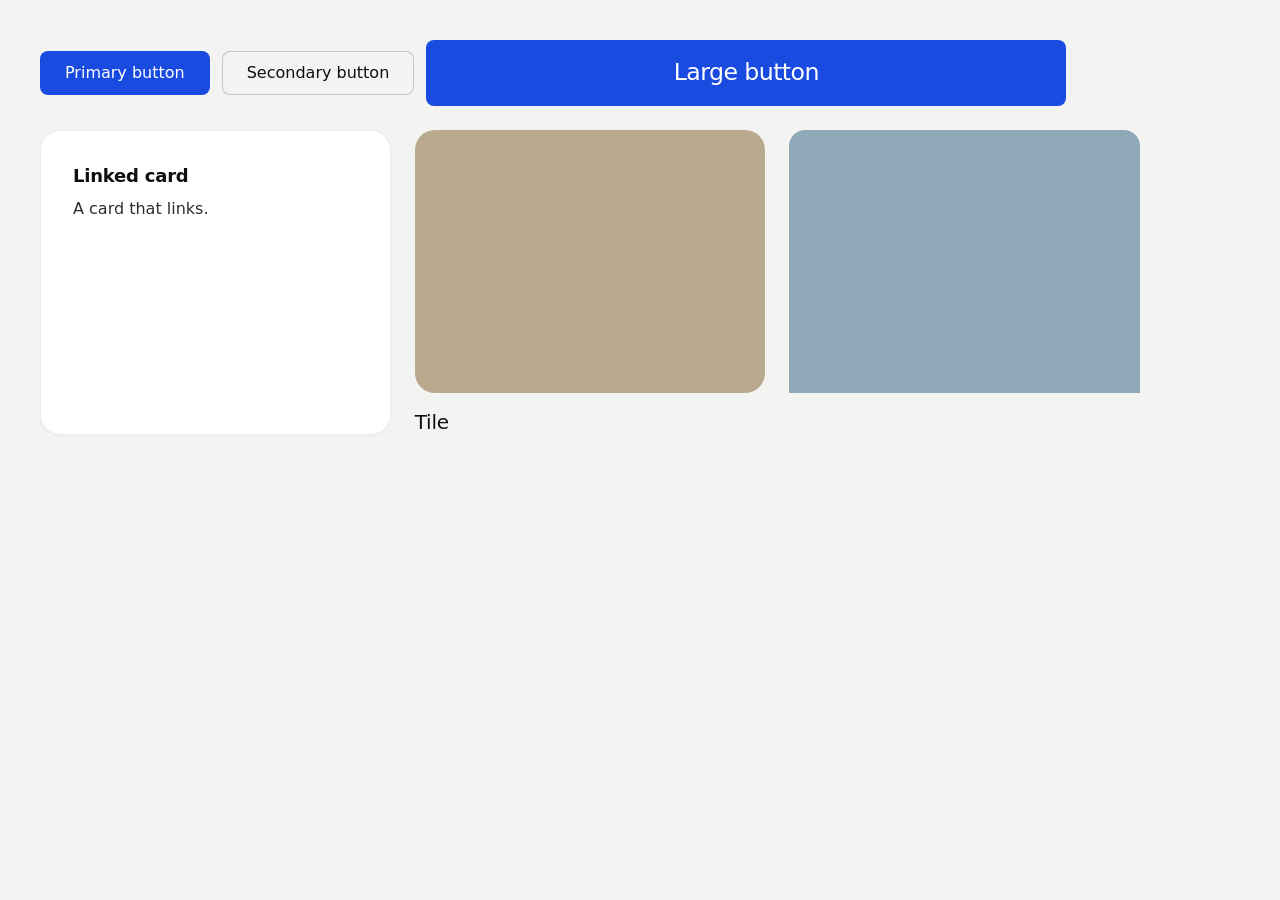
<file: assets/motion/_hover-test.html>
<!doctype html>
<html lang="en">
<head>
<meta charset="utf-8"><meta name="viewport" content="width=device-width, initial-scale=1">
<title>Hover test</title>
<link rel="stylesheet" href="../system.css">
<link rel="stylesheet" href="../ui/cards.css">
<link rel="stylesheet" href="motion.css">
<style>:root{--bg:#f3f3f1;--card:#fff;--ink:#0f0f0e;--muted:#686863;--accent:#e5531c}body{background:var(--bg);color:var(--ink);padding:40px}.row{display:grid;grid-template-columns:repeat(3,1fr);gap:24px;max-width:1100px}</style>
</head>
<body>
<main>
<div class="btn-row" style="margin-bottom:24px"><a class="btn btn--primary" href="#p">Primary button</a><a class="btn btn--secondary" href="#s">Secondary button</a><a class="btn btn--primary btn--xl" href="#x">Large button</a></div>
<div class="row">
  <a class="card" id="c1" href="#a"><h3>Linked card</h3><p>A card that links.</p></a>
  <a class="tile" id="t1" href="#b"><div class="tile__media"><img id="i1" alt="" src="data:image/svg+xml,%3Csvg xmlns='http://www.w3.org/2000/svg' width='400' height='300'%3E%3Crect width='400' height='300' fill='%23b9a98f'/%3E%3C/svg%3E"></div><div class="tile__head"><h3>Tile</h3></div></a>
  <div class="m-zoom" id="z1" style="border-radius:16px"><img id="i2" alt="" style="display:block;width:100%" src="data:image/svg+xml,%3Csvg xmlns='http://www.w3.org/2000/svg' width='400' height='300'%3E%3Crect width='400' height='300' fill='%238fa9b9'/%3E%3C/svg%3E"></div>
</div>
</main>
</body>
</html>
</file>
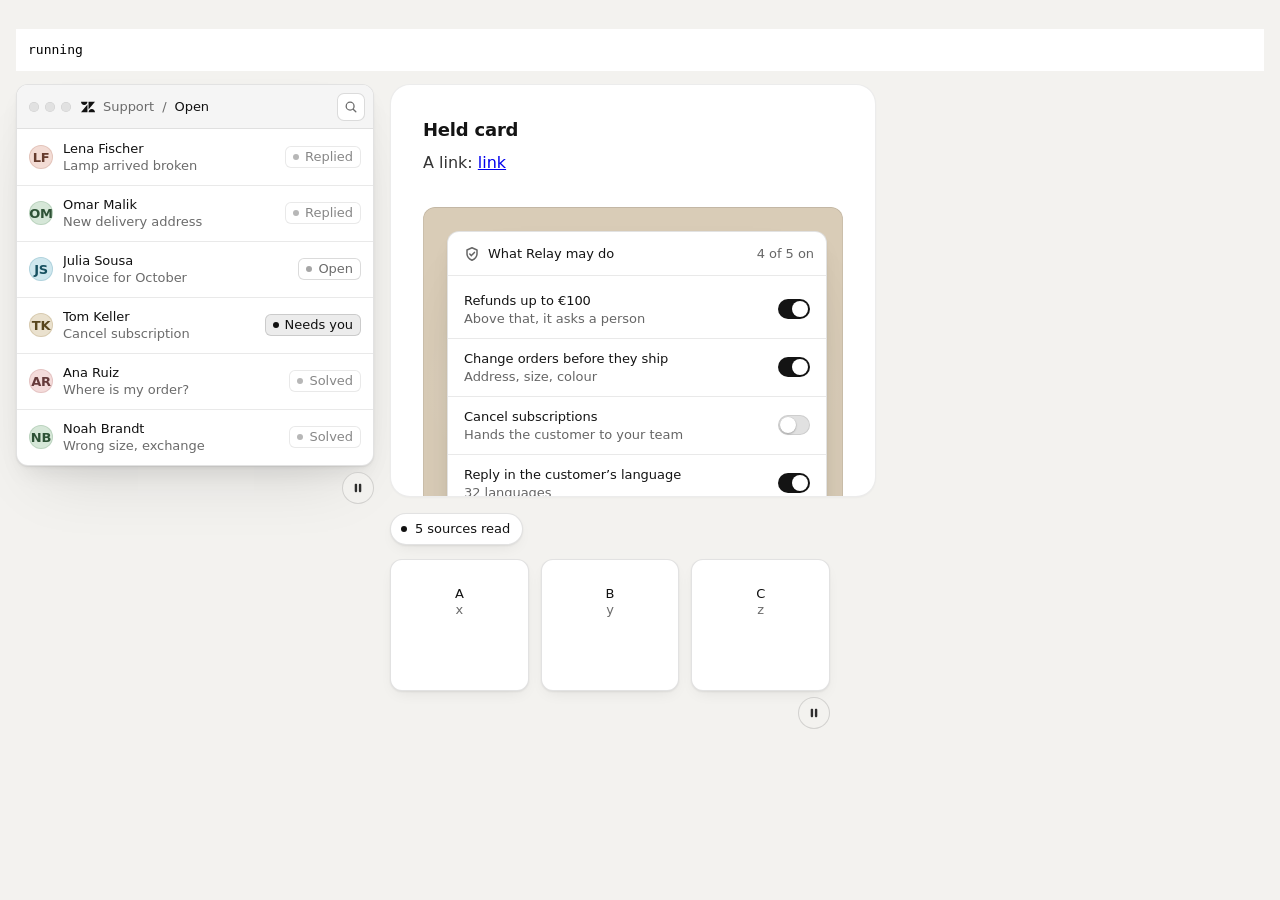
<file: assets/ui/_lab/selftest.html>
<!doctype html><html><head><script>window.__tpGlMax = 16;   /* a gallery shows many live effects at once; a page of a site keeps the default 4 (fx.js) */</script>
<meta charset="utf-8"><title>Card kit self-test</title>
<link rel="stylesheet" href="../base.css"><link rel="stylesheet" href="../cards.css">
<style>body{margin:0;padding:16px;background:#f3f2ef;--bg:#f3f2ef;--card:#fff;--ink:#141414;--muted:#666;--accent:#d2552d;font:14px/20px system-ui}#out{white-space:pre-wrap;font:13px/18px monospace;background:#fff;padding:12px}.bare{width:358px}.g{display:grid;grid-template-columns:358px 1fr;gap:16px}</style></head><body>
<pre id="out">running</pre>
<div class="g">
  <div class="bare" id="bare"><div data-ui-load="window"></div></div>
  <div>
    <article class="card" id="held" style="width:420px"><h3>Held card</h3><p>A link: <a href="#x" id="lnk">link</a></p>
      <div class="panel"><div class="stage"><div class="at-corner" style="--ax:24px;--ay:24px" data-ui-load="toggles" data-ui-still></div></div></div></article>
    <div id="files" style="width:440px;margin-top:16px"><div class="ui ui-files" data-ui="files">
      <div class="ui-files__status"><span class="ui-dot"></span><span data-files-status>16 sources read</span></div>
      <ul class="ui-files__grid"><li class="ui-file is-done"><span class="ui-file__name">A</span><span class="ui-file__kind">x</span><span class="ui-file__bar"><i></i></span></li><li class="ui-file is-done"><span class="ui-file__name">B</span><span class="ui-file__kind">y</span><span class="ui-file__bar"><i></i></span></li><li class="ui-file is-done"><span class="ui-file__name">C</span><span class="ui-file__kind">z</span><span class="ui-file__bar"><i></i></span></li></ul></div></div>
  </div>
</div>
<script type="module">
import ui from '../ui.js';
const out = document.getElementById('out'), log = [];
const say = s => { log.push(s); out.textContent = log.join('\n'); };
await ui.loadAll(document); await ui.startAll(document);
const wait = ms => new Promise(r => setTimeout(r, ms));
// files status words
const st = document.querySelector('#files [data-files-status]'); const seen = new Set();
const mo = new MutationObserver(() => seen.add(st.textContent)); mo.observe(st, { childList: true, characterData: true, subtree: true });
// focus once on a held card
let cycles = 0; document.getElementById('held').addEventListener('ui-cycle', () => cycles++);
await wait(1500);
const bare = document.getElementById('bare'), btn = bare.querySelector('.loop-pause'), win = bare.querySelector('.ui');
if (btn && win) { const b = btn.getBoundingClientRect(), w = win.getBoundingClientRect(); say(`bare pause: btn top ${Math.round(b.top)} win bottom ${Math.round(w.bottom)} -> ${b.top >= w.bottom - 1 ? 'clear of window' : 'OVERLAPS'}`); } else say('bare pause: ' + (btn ? 'no window' : 'no button'));
document.getElementById('lnk').focus();
await wait(9000);
say(`held card, focus kept 9 s: ${cycles} cycle(s) ${cycles <= 1 ? 'ok' : 'LOOPS'}; held button: ${document.querySelector('#held .loop-pause') ? 'yes' : 'none'}`);
say('files status texts seen: ' + [...seen].join(' | '));
document.body.dataset.ready = '1';
</script></body></html>
</file>
<file: assets/system.css>
/*
  taste-skill system.css - the one system for the page. Link it first, then assets/ui/cards.css (the
  feature card, its panel and the fragment placements), then set the palette (--p-*), the fonts and
  the radius set on :root in the page (node scripts/start.mjs prints that block).
  Do not add a second grid, spacing scale, type scale, radius scale, button or card style.
*/

/* ---------------------------------------------------------------- tokens */
:root {
  /* palette (hex only; fx.js reads --bg --surface --ink --muted --accent --accent-ink) */
  --p-bg: #ffffff;
  --p-surface: #f4f4f4;
  --p-ink: #111111;
  --p-muted: #6b6b6b;
  --p-accent: #1a4be0;
  --p-accent-ink: #ffffff;
  --p-action: #1a4be0;      /* buttons, links, focus: the accent, or the ink when the accent is too pale */
  --p-action-ink: #ffffff;
  --p-inv-bg: #111111;
  --p-inv-surface: #1c1c1c;
  --p-inv-ink: #f4f4f4;
  --p-inv-muted: #a3a3a3;
  --p-inv-accent: #ffffff;
  --p-inv-accent-ink: #111111;
  --p-inv-action: #ffffff;
  --p-inv-action-ink: #111111;
  /* the lit ground behind UI and in the closing band (references/cards.md), one per page, tech pages only
     (none on kind other, which is flat): <html data-ground="sand|sky|sage|painting">. system.js gives it to every ground
     that holds UI, on light and dark pages alike; --hue on one panel changes only its accent */
  --ground-bg: #d9ccb7; --ground-surface: #e9e0d2; --ground-ink: #2a2622; --ground-muted: #5a534a; --ground-accent: #a8794a;

  /* fonts */
  --font-display: system-ui, -apple-system, "Segoe UI", sans-serif;
  --font-text: system-ui, -apple-system, "Segoe UI", sans-serif;
  --font-mono: ui-monospace, "SFMono-Regular", Menlo, Consolas, monospace;
  --display-weight: 400;    /* headlines 400; 500 on a tech page (software, gaming, hardware) */
  --display-tracking: -0.025em;

  /* the page rhythm (references/layout-v4.md): one section per screen. The header is fixed and
     --nav tall; every section is padded --padt above and --padb (plus the phone action bar, --bar)
     below, and is exactly one or two screens tall (--h: 1 or 2; --hm on a phone). The hero's words
     start --hgap under the header and its content ends --hpadb above the fold. */
  --nav: 72px;
  --padt: 120px;
  --padb: 72px;
  --hgap: 48px;
  --hpadb: 64px;
  --bar: 0px;
  /* grid: one .wrap (alias .container) for the header, every section and the footer, the same
     --gut on both sides: 1280 wide at x 80-1360 at 1440, 342 at x 24-366 at 390 */
  --container: 1280px;
  --gut: 80px;
  --pad: var(--gut);
  --gutter: 24px;

  /* spacing: 4/8 scale */
  --s-1: 4px;  --s-2: 8px;  --s-3: 12px; --s-4: 16px; --s-5: 24px;
  --s-6: 32px; --s-7: 48px; --s-8: 64px; --s-9: 96px; --s-10: 128px;
  --section: 40px;      /* only a .section outside main (the kit's demo pages); every main > section and
                           footer.closing take --padt and --padb */
  --section-band: 56px; /* the same for an older footer outside footer.closing */
  --head-gap: 48px;     /* the one heading-to-content gap, 32 on a phone (layout.css reads it as --ly-head-gap) */
  --card-pad: 16px;     /* card padding (cards.css sets its own for cards with a panel) */
  --card-gap: 16px;     /* gap between cards */

  /* type scale (the only sizes on the page) */
  --t-label: 13px;
  --t-small: 14px;
  --t-body: 16px;
  --t-lead: 18px;
  --t-card: 18px;
  --t-h3: 24px;
  /* straight lines from the phone size at 390 to the desktop size at 1440 (system.md's table) */
  --t-h2: clamp(30px, 1.72vw + 23.3px, 48px);
  --t-h1: clamp(38px, 3.24vw + 25.4px, 72px);
  /* a big number stays a step under the h2 (VI-11): 38 at 1440, 28 at 390, so it never reads as a
     section heading; a stats row and a price set their own, smaller still */
  --t-stat: clamp(28px, .952vw + 24.29px, 38px);

  /* radius: one scale (soft by default; data-radius on <html> switches it) */
  --r-sm: 8px;  --r-md: 12px; --r-lg: 20px; --r-btn: 8px;

  /* controls (fixed here; a page never adds its own) */
  --btn-h: 44px;
  --btn-h-sm: 36px;
  --nav-h: var(--nav);  /* the older name, kept for the kit's files */
  --icon: 16px;         /* small icons: socials, menu chevrons, mono brand marks */

  /* motion: the one UI ease-out (motion.css --m-ease and ui/base.css --u-ease read it; references/motion.md) */
  --ease: cubic-bezier(.2, .8, .2, 1);
  --dur: 180ms;
}
html[data-radius="sharp"] { --r-sm: 4px; --r-md: 6px;  --r-lg: 8px;  --r-btn: 4px; }
html[data-radius="soft"]  { --r-sm: 8px; --r-md: 12px; --r-lg: 20px; --r-btn: 8px; }
html[data-radius="round"] { --r-sm: 10px; --r-md: 16px; --r-lg: 24px; --r-btn: 999px; }
/* the four lit grounds (references/cards.md); sand is the default above. painting goes with
   painterly-landscape (x.ai's daylight sky over olive hills) */
html[data-ground="sky"]      { --ground-bg: #c6d3df; --ground-surface: #d6e0e9; --ground-ink: #25303a; --ground-muted: #4d5964; --ground-accent: #3f6a92; }
html[data-ground="sage"]     { --ground-bg: #cdd6c6; --ground-surface: #dce3d6; --ground-ink: #262d24; --ground-muted: #535b51; --ground-accent: #6c8e63; }
html[data-ground="painting"] { --ground-bg: #79a8d6; --ground-surface: #a6c4e2; --ground-ink: #16212c; --ground-muted: #273949; --ground-accent: #9c9b3c; }
/* cards.css takes its card and panel radii from this scale */
html[data-radius] .card { --c-r: var(--r-lg); }
html[data-radius] .panel { --p-r: var(--r-md); }

/* a phone: the header 56, the sections padded 96 / 48, the hero's words 40 under the header and its
   content ending 24 above the fold, 24 at both sides, 12 between columns */
@media (max-width: 639px) {
  :root { --nav: 56px; --padt: 96px; --padb: 48px; --hgap: 40px; --hpadb: 24px; --gut: 24px; --gutter: 12px; --card-gap: 12px; --head-gap: 32px; }
}
@media (min-width: 640px) {
  :root { --gut: 48px; --section: 48px; --section-band: 72px; --card-pad: 24px; }
}
@media (min-width: 1024px) {
  :root { --gut: 80px; --section: 56px; --section-band: 96px; --card-gap: 24px;
          --t-lead: 20px; --t-card: 20px; --t-h3: 28px; }
  /* a place (and a local service): the 1200 column at x 120-1320 */
  html[data-type="place"] { --gut: 120px; --container: 1200px; }
}
/* a place (VI-06, ST-96, PH-23): its own smaller type (h1 48/53 and 32/37, h2 32/40 and 24/30, titles
   and the sub-line 20 and 18), the Recipe 3 hero's gap under its photograph (40, 24 on a phone),
   square photographs and cards and 2px buttons, whatever data-radius and data-buttons say */
:root[data-type="place"] {
  --hgap: 40px;
  --t-h1: clamp(32px, 1.524vw + 26.06px, 48px);
  --t-h2: clamp(24px, .762vw + 21px, 32px);
  --t-h3: clamp(20px, .381vw + 18.51px, 24px);
  --r-sm: 2px; --r-md: 0px; --r-lg: 0px; --r-btn: 2px;
}
:root[data-type="place"] :is(h1, .t-h1) { line-height: 1.104; }
:root[data-type="place"] :is(h2, .t-h2) { line-height: 1.25; }
@media (max-width: 639px) {
  :root[data-type="place"] { --hgap: 24px; }
  :root[data-type="place"] :is(h1, .t-h1) { line-height: 1.156; }
}

/* ---------------------------------------------------------------- grounds (at most three) */
:root, .ground-base {
  --bg: var(--p-bg); --surface: var(--p-surface); --ink: var(--p-ink); --muted: var(--p-muted);
  --accent: var(--p-accent); --accent-ink: var(--p-accent-ink); --card: var(--p-surface);
  --action: var(--p-action); --action-ink: var(--p-action-ink);
}
.ground-surface {
  --bg: var(--p-surface); --surface: var(--p-bg); --ink: var(--p-ink); --muted: var(--p-muted);
  --accent: var(--p-accent); --accent-ink: var(--p-accent-ink); --card: var(--p-bg);
  --action: var(--p-action); --action-ink: var(--p-action-ink);
}
.ground-inverse {
  --bg: var(--p-inv-bg); --surface: var(--p-inv-surface); --ink: var(--p-inv-ink); --muted: var(--p-inv-muted);
  --accent: var(--p-inv-accent); --accent-ink: var(--p-inv-accent-ink); --card: var(--p-inv-surface);
  --action: var(--p-inv-action); --action-ink: var(--p-inv-action-ink);
}
:root, .ground-base, .ground-surface, .ground-inverse {
  --line: color-mix(in oklab, var(--ink) 11%, transparent);
  --line-strong: color-mix(in oklab, var(--ink) 20%, transparent);
  /* effects (fx.js) and UI fragments (assets/ui) take the colours of the ground they sit on */
  --fx-bg: var(--bg); --fx-surface: var(--surface); --fx-ink: var(--ink); --fx-muted: var(--muted);
  --fx-accent: var(--accent); --fx-accent-ink: var(--accent-ink);
  --ui-font: var(--font-text); --ui-mono: var(--font-mono); --ui-radius: var(--r-md);
}
.ground-base, .ground-surface, .ground-inverse { background: var(--bg); color: var(--ink); }

/* ---------------------------------------------------------------- base */
*, *::before, *::after { box-sizing: border-box; }
/* an anchor lands on the section's top (the judge's frame): the fixed header covers --nav of its --padt */
html { -webkit-text-size-adjust: 100%; scroll-padding-top: 0; scroll-behavior: auto; margin: 0; }
body {
  margin: 0; background: var(--bg); color: var(--ink);
  font: 400 var(--t-body)/1.55 var(--font-text);
  -webkit-font-smoothing: antialiased; text-rendering: optimizeLegibility; overflow-x: clip;
}
img, svg, video, canvas { display: block; max-width: 100%; }
/* hidden means hidden, also on an img the line above makes a block (a menu tab's photograph, a peek photograph) */
[hidden] { display: none !important; }
img, video { height: auto; }
a { color: inherit; text-decoration: none; }
button { font: inherit; color: inherit; }
h1, h2, h3, h4, p, ul, ol, figure, blockquote { margin: 0; }
ul, ol { padding: 0; list-style: none; }
h1, h2, h3, h4 {
  font-family: var(--font-display); font-weight: var(--display-weight);
  letter-spacing: var(--display-tracking); text-wrap: balance; overflow-wrap: break-word;
  /* a long word (a German compound at 390) breaks at a syllable with a hyphen, in the language of <html lang>;
     only words of 10 letters or more, 4 at least on each side, so a short English heading never breaks */
  hyphens: auto; -webkit-hyphens: auto; hyphenate-limit-chars: 10 4 4;
}
h1, .t-h1 { font-size: var(--t-h1); line-height: 1.04; }
h2, .t-h2 { font-size: var(--t-h2); line-height: 1.1; }
h3, .t-h3 { font-size: var(--t-h3); line-height: 1.2; }
h4, .t-card { font-family: var(--font-text); font-weight: 500; font-size: var(--t-card); line-height: 1.3; letter-spacing: -0.01em; }
p { text-wrap: pretty; }
.t-lead  { font-size: var(--t-lead); line-height: 1.5; }
.t-body  { font-size: var(--t-body); line-height: 1.55; }
.t-small { font-size: var(--t-small); line-height: 1.5; }
.t-label { font-size: var(--t-label); font-weight: 500; line-height: 1.4; letter-spacing: 0.01em; }
.t-stat  { font-family: var(--font-display); font-weight: var(--display-weight); font-size: var(--t-stat);
           line-height: 1; letter-spacing: var(--display-tracking); font-variant-numeric: tabular-nums; }
.muted { color: var(--muted); }
.mono  { font-family: var(--font-mono); }
.measure { max-width: 62ch; }
:focus-visible { outline: 2px solid var(--action); outline-offset: 2px; border-radius: 2px; }
::selection { background: color-mix(in oklab, var(--accent) 30%, transparent); }

/* ---------------------------------------------------------------- grid */
.wrap, .container { width: min(100% - 2 * var(--gut), var(--container)); margin-inline: auto; padding-inline: 0; }
.grid { display: grid; grid-template-columns: repeat(12, minmax(0, 1fr)); column-gap: var(--gutter); row-gap: var(--card-gap); }
.grid > * { min-width: 0; grid-column: 1 / -1; }
.section { padding-block: var(--section); }

/* ---------------------------------------------------------------- one section per screen
   The page is a stack of screens. Framed at scrollY = k x the screen height, a shot shows exactly one
   section: the hero alone on the first screen, every other section (and footer.closing, the close and
   the footer in one) exactly one or two screens tall, its h2 first, --padt under its top. Heights
   and padding do it: no pinning, snapping or script.
     <section class="section" id=".." style="--h: 2">     (2 screens; --hm sets a phone's count alone)
       <div class="wrap"> the h2 first, then the content </div>     (the one in-flow child)
     </section>
   A layer (a full-bleed photograph or ground behind the words) is an <img class="layer" aria-hidden="true">
   beside the .wrap. Content must fit: one screen holds 708px of content at 1440x900 (900 - 120 - 72),
   two hold 1,608 (the second screen's part starts --padt under its top with .g2). From 640 to 1279 a
   section keeps at least its screens and grows past them rather than overlap the next. */
main > :is(section, .section), footer.closing {
  position: relative; box-sizing: border-box;
  height: calc(var(--h, 1) * 100vh); height: calc(var(--h, 1) * 100svh);
  padding: var(--padt) 0 calc(var(--padb) + var(--bar));
}
main > :is(section, .section) > :is(.wrap, .container), footer.closing > .wrap { position: relative; z-index: 1; height: 100%; }
main > :is(section, .section) > :is(.wrap, .container):not(.grid) { display: flex; flex-direction: column; }
/* a .wrap that is the section's grid too (class="wrap grid"): its rows start at the top */
main > :is(section, .section) > :is(.wrap, .container).grid { align-content: start; }
/* .fill: the block that takes what the screen leaves under the heading (a photograph, a frame) */
main > :is(section, .section) > .wrap > .fill { flex: 1 1 0; min-height: 0; }
/* two screens as two groups: row 1 the h2 and the first group, row 2 the rest (no second h2), starting
   --padt under the second screen's top, so the second shot looks like any other section */
main > :is(section, .section).g2, footer.closing.g2 { --h: 2; }
main > :is(section, .section).g2 > :is(.wrap, .container), footer.closing.g2 > .wrap { display: grid; grid-template-rows: minmax(0, 1fr) minmax(0, 1fr); row-gap: calc(var(--padt) + var(--padb) + var(--bar)); }
main > :is(section, .section).g2 > :is(.wrap, .container) > *, footer.closing.g2 > .wrap > * { min-height: 0; align-self: start; }
main > :is(section, .section).g2 > :is(.wrap, .container) > :is(.group, .fill) { align-self: stretch; }
/* a group: one screen's part of a .g2 section (its h2 and first rows, or the rest) */
.group { display: flex; flex-direction: column; min-height: 0; }
/* each screen's card row runs down to that screen's foot (the cards stretch, their panels grow), so
   the second screen of a .g2 is never a short row over an empty ground; both rows end on the same line */
@media (min-width: 1024px) {
  main > :is(section, .section).g2 > .wrap > .grid:last-child,
  main > :is(section, .section).g2 > .wrap > .group > .grid:last-child { align-self: stretch; flex: 1 1 auto; min-height: 0; }
}
.group > .fill { flex: 1 1 0; min-height: 0; }
@media (min-width: 640px) and (max-width: 1279px) {
  main > :is(section, .section):not(.hero, .section--hero), footer.closing {
    height: auto; min-height: calc(var(--h, 1) * 100vh); min-height: calc(var(--h, 1) * 100svh);
  }
  /* the section is a column and its .wrap takes all of it, so a .fill (a photograph, a frame) still
     grows to the section's foot (a min-height percentage would not resolve, leaving it at its least) */
  /* :where() keeps it at no weight, so a page's own phone- or tablet-only hiding (section.desk-only { display: none }) wins */
  :where(main > :is(section, .section):not(.hero, .section--hero), footer.closing) { display: flex; flex-direction: column; }
  main > :is(section, .section):not(.hero, .section--hero) > :is(.wrap, .container), footer.closing > .wrap { flex: 1 0 auto; height: auto; min-height: 0; }
}
/* a phone: lvh (the screen with its bars hidden) for every section but the hero; --hm when stacking
   makes the content taller than the desktop count */
@media (max-width: 639px) {
  /* at least its screens, never less: content a screen cannot hold makes the section taller (the rhythm
     check then asks for --hm: 2 or less content); a fixed height would lay its last rows over the next
     section, the fault the phone shots showed most (a list under the closing heading and its button) */
  main > :is(section, .section):not(.hero, .section--hero), footer.closing {
    height: auto; min-height: calc(var(--hm, var(--h, 1)) * 100vh); min-height: calc(var(--hm, var(--h, 1)) * 100lvh);
  }
  /* one grid row at least the screens tall that grows with the .wrap's content: the .wrap is stretched to
     it, so its .fill and its two groups still share a definite height */
  /* (at no weight, as on the tablet: a page's own section.desk-only { display: none } still hides it) */
  :where(main > :is(section, .section):not(.hero, .section--hero):has(> :is(.wrap, .container)), footer.closing) {
    display: grid; grid-template-columns: minmax(0, 1fr); grid-template-rows: 1fr; grid-auto-rows: auto;
  }
  main > :is(section, .section):not(.hero, .section--hero) > :is(.wrap, .container), footer.closing > .wrap { height: auto; }
  main > :is(section, .section).g2m, footer.closing.g2m { --hm: 2; }
  main > :is(section, .section).g2m > :is(.wrap, .container), footer.closing.g2m > .wrap { display: grid; grid-template-rows: minmax(0, 1fr) minmax(0, 1fr); row-gap: calc(var(--padt) + var(--padb) + var(--bar)); }
  /* stacked in one, the two groups keep the open cards' 32px, so the first group's last panel never meets
     the next card's title */
  main > :is(section, .section).g2:not(.g2m) > :is(.wrap, .container) { display: flex; row-gap: var(--s-6); }
  /* what the two screens leave goes around the second group, so it opens below the header, not on the fold */
  main > :is(section, .section).g2:not(.g2m) > :is(.wrap, .container) > :last-child { margin-block: auto; }
  main > :is(section, .section).g2:not(.g2m) > :is(.wrap, .container) > * { align-self: stretch; }
}
/* a layer: the photograph or ground of a whole section, under its words, edge to edge */
main > :is(section, .section) > :is(img, video, canvas, picture).layer,
footer.closing > :is(img, video, canvas, picture).layer {
  position: absolute; inset: 0; z-index: 0; width: 100%; height: 100%; max-width: none; object-fit: cover; object-position: var(--pos, 50% 50%);
}
main > :is(section, .section) > picture.layer > img { width: 100%; height: 100%; object-fit: cover; }

/* the hero: exactly the first screen, the fixed header over its top. Its words start --hgap under the
   header (--photo adds a full-bleed photograph's height above them on a place); its content ends
   --hpadb above the fold, and nothing of the next section shows, at 1440, 1024, 820 and 390.
     <section class="hero hero--<type>"><div class="wrap"><div class="hero-text"> .. </div>[one strip]</div></section>
   .hero-text holds the whole composition (the words, and the picture or window beside or under them);
   one docked strip (logos, three facts) may follow it, at most 96px, desktop only. */
main > :is(.hero, .section--hero) {
  height: 100vh; height: 100svh; min-height: 0;
  padding: calc(var(--nav) + var(--photo, 0px) + var(--hgap)) 0 calc(var(--hpadb) + var(--bar));
}
:is(.hero, .section--hero) > .wrap { height: 100%; display: grid; grid-template-rows: minmax(0, 1fr) auto; row-gap: var(--s-7); }
:is(.hero, .section--hero) > .wrap > .hero-text { min-height: 0; }
/* a phone: the hero is at least the first screen and grows when a short phone (320x640) cannot hold its
   words, buttons and picture, so nothing of it lies over the next section or under the header */
@media (max-width: 639px) {
  main > :is(.hero, .section--hero) { height: auto; min-height: 100vh; min-height: 100svh; }
  main > :is(.hero, .section--hero):has(> :is(.wrap, .container)) { display: grid; grid-template-columns: minmax(0, 1fr); grid-template-rows: 1fr; grid-auto-rows: auto; }
  main > :is(.hero, .section--hero) > :is(.wrap, .container) { height: auto; }
}
:is(.hero, .section--hero) > .wrap > .hero-strip { grid-row: 2; max-height: 96px; }
@media (max-width: 639px) { :is(.hero, .section--hero) > .wrap > .hero-strip { display: none; } }
.section--hero .section-head { max-width: 860px; }
/* the starter's own hero (hero-split): the words on span-5 top-aligned, the picture on span-6 start-7
   as tall as the hero's content box (at most 716 at 1440x900); a phone stacks words, then the picture
   in what is left */
.hero-text.hero-split { height: 100%; align-items: stretch; }
.hero-split > .hero-copy { align-self: start; }
.hero-split > .hero-visual { position: relative; min-height: 0; height: 100%; }
@media (max-width: 1023px) {
  .hero-text.hero-split { display: flex; flex-direction: column; gap: var(--s-6); }
  .hero-split > .hero-visual { flex: 1 1 0; min-height: 200px; height: auto; }
}
.hero-copy > * + * { margin-top: var(--s-5); }
/* the h1 first in the words' column: its capitals start on the picture's top line, not the line box's
   (the leading above the capitals would put the words about 12px under the photograph's top) */
.hero-copy > h1:first-child { text-box: trim-start cap alphabetic; }
.hero-copy > .btn-row { margin-top: var(--s-6); }
/* three short facts at the foot of the words' column, on the picture's bottom line (no dead space
   under the buttons): <dl class="hero-facts"><div><dt>..</dt><dd>..</dd></div> x3</dl> */
@media (min-width: 1024px) {
  .hero-split > .hero-copy { height: 100%; display: flex; flex-direction: column; }
  .hero-split > .hero-copy > .hero-facts { margin-top: auto; }
}
.hero-facts { display: grid; grid-template-columns: repeat(3, minmax(0, 1fr)); gap: var(--s-5) var(--gutter); margin: 0; }
.hero-facts > div { display: grid; gap: var(--s-1); align-content: start; }
.hero-facts dt { font-size: var(--t-small); color: var(--muted); }
.hero-facts dd { margin: 0; font-weight: 500; }
@media (max-width: 1023px) { .hero-facts { display: none; } }
/* a notice line above the h1 (changed hours, a delivery cut-off): one line with a number, static,
   starting on the left line like the h1 under it */
.hero-notice { font-size: var(--t-small); font-weight: 500; color: var(--ink); }
.hero-notice b, .hero-notice strong { font-weight: 500; color: var(--accent); }
.hero-copy > .hero-notice + h1 { margin-top: var(--s-5); }

/* a phone: open tiles from a row of three or four (rooms, goods, beans) go two-up, an odd last one
   across the row, so a row of three fits one 844px screen (stacked one under another they need two) */
@media (max-width: 639px) {
  .grid > .tile:is(.span-3, .span-4) { grid-column: auto / span 6; }
  .grid > .tile:is(.span-3, .span-4):nth-child(odd of .tile):nth-last-child(1 of .tile) { grid-column: 1 / -1; }
  .grid > .tile:is(.span-3, .span-4) .tile__head { flex-wrap: wrap; gap: 0 var(--s-2); }
}
/* a phone: open cards (words on the ground, the panel under them) stacked one under another keep 32px
   between a panel's foot and the next card's title, so a title never reads as the panel's caption */
@media (max-width: 639px) { .grid:has(> .card--open) { row-gap: var(--s-6); } }
/* a phone stacks a two-screen section's four open tiles into its two screens: their panels take 180px (a wide
   crop), so the h2 and the first two tiles of two lines each end on the first screen and the four inside both,
   not a third of a screen past. A page that sets its group's own --p-h (#features .panel) sets its phone value
   too, as the starter does */
@media (max-width: 639px) { main > :is(section, .section).g2 .card--open > .panel { --p-h: 180px; } }
/* spans: desktop >= 1024. Tablet 640-1023: text cards on span-3 and span-6 go two-up; cards with a
   panel (a visual needs the width; the one exception is a span-6 pair, below)
   and everything else (split text and visuals, span-4 cards, span-5/7/8 blocks) take the full row, so a split stacks and no row is left half empty. Phone < 640: one column. */
@media (min-width: 640px) and (max-width: 1023px) {
  .grid > .card.span-3:not(:has(> .panel)), .grid > .card.span-6:not(:has(> .panel)) { grid-column: auto / span 6; }
  /* the one exception with a panel: a 2x2 (or a pair) of span-6 cards stays two-up from 720px (a panel
     of about 310px and more, wide enough for a kit fragment), so four cards take one or two screens
     at 768-820 instead of a card per row (four stacked panels run past two screens). Split cards and
     every other span keep the full row. Under 720 a card per row. */
  @media (min-width: 720px) {
    .grid > .card.span-6:has(> .panel):not(.card--split) { grid-column: auto / span 6; }
    .grid > .card.span-6:has(> .panel):not(.card--split):nth-child(odd of .card.span-6):nth-last-child(1 of .card.span-6) { grid-column: 1 / -1; }
  }
  /* open tiles (rooms, models, people, a photo pair) go two-up; an odd last one takes the row */
  .grid > .tile:is(.span-3, .span-4, .span-6) { grid-column: auto / span 6; }
  .grid > .tile:is(.span-3, .span-4, .span-6):nth-child(odd of .tile):nth-last-child(1 of .tile) { grid-column: 1 / -1; }
}
@media (min-width: 1024px) {
  .span-2  { grid-column: auto / span 2; }
  .span-3  { grid-column: auto / span 3; }
  .span-4  { grid-column: auto / span 4; }
  .span-5  { grid-column: auto / span 5; }
  .span-6  { grid-column: auto / span 6; }
  .span-7  { grid-column: auto / span 7; }
  .span-8  { grid-column: auto / span 8; }
  .span-9  { grid-column: auto / span 9; }
  .span-10 { grid-column: auto / span 10; }
  .span-12 { grid-column: auto / span 12; }
  .start-1 { grid-column-start: 1; } .start-2 { grid-column-start: 2; } .start-3 { grid-column-start: 3; }
  .start-5 { grid-column-start: 5; } .start-6 { grid-column-start: 6; } .start-7 { grid-column-start: 7; }
  .start-4 { grid-column-start: 4; } .start-8 { grid-column-start: 8; } .start-9 { grid-column-start: 9; }
  .start-10 { grid-column-start: 10; }
  /* a split is top-aligned: the words' first line and the picture's top on one line (never centred
     against each other, never mirrored: text left, the visual right, on every split of the page) */
  .grid--middle, .grid--top { align-items: start; }
}
/* card rows: every card in a row the same height (a plain .grid stretches them) */
.grid:is(.grid--middle, .grid--top) > .card { align-self: stretch; }
/* 1024-1279: a span-4 card's panel would be about 220px wide, too narrow for real UI. Cards with a
   panel on span-4 go two-up, a span-8 one takes the row, and an odd last one takes the row too
   (steps, proof row: two, then one wide; bento: the wide card, then the four small ones two by two) */
@media (min-width: 1024px) and (max-width: 1279px) {
  .grid > .card.span-4:has(> .panel) { grid-column: auto / span 6; }
  .grid > .card.span-8:has(> .panel),
  .grid > .card.span-4:has(> .panel):nth-child(odd of .card.span-4):nth-last-child(1 of .card.span-4) { grid-column: 1 / -1; }
}

/* ---------------------------------------------------------------- section heading */
.section-head { max-width: 760px; margin-bottom: var(--head-gap); display: grid; gap: var(--s-4); }
/* every heading starts on the left line (a centred head among left ones reads as a mistake): the
   old centred head is left-aligned too */
.section-head--center { text-align: left; justify-items: start; }
/* a head row: the h2 (and its line) left, one link or the section's button at the right line */
.section-head--split { max-width: none; display: flex; align-items: end; justify-content: space-between; gap: var(--s-5); flex-wrap: wrap; }
.section-head--split > div { display: grid; gap: var(--s-4); max-width: 760px; }
.section-head p { color: var(--ink); font-size: var(--t-lead); line-height: 1.5; max-width: 60ch; }
.section-head--row { max-width: none; display: flex; align-items: end; justify-content: space-between; gap: var(--s-5); flex-wrap: wrap; }
.section-head--row > div { display: grid; gap: var(--s-4); max-width: 760px; }
/* the hero row (hero-product, hero-cycle): the h1 and its line left, the buttons right, across 1280 */
.section--hero .section-head--row { max-width: none; }

/* ---------------------------------------------------------------- buttons (one pair, a dealt look)
   One pair a page, .btn--primary and .btn--secondary, in the look dealt with the page (sections.md)
   and set once on <html data-buttons>; the markup never changes:
     solid  filled primary, outlined secondary, the radius scale (Figma; the default)
     pill   pills, a chevron after the primary's label, a tinted secondary (x.ai)
     tonal  the radius scale, a tinted secondary with no outline (Linear, Vercel)
     arrow  an arrow after the primary's label; the secondary is a text link with an arrow (Stripe)
     block  near-square corners, 48px tall; the secondary is an underlined text link (shops, hotels) */
.btn {
  display: inline-flex; align-items: center; justify-content: center; gap: var(--s-2);
  height: var(--btn-h); padding: 0 var(--s-5); border-radius: var(--r-btn); border: 1px solid transparent;
  font: 500 var(--t-body)/1 var(--font-text); letter-spacing: 0; white-space: nowrap; cursor: pointer;
  transition: background-color var(--dur) var(--ease), color var(--dur) var(--ease), border-color var(--dur) var(--ease), text-decoration-color var(--dur) var(--ease);
}
.btn--primary { background: var(--action); color: var(--action-ink); }
.btn--primary:hover { background: color-mix(in oklab, var(--action) 86%, var(--ink)); }
/* an inverted primary (the action is the ground's ink: a brand band, a lit ground): its hover steps toward the ground, as the filled one steps toward the ink */
.ground-brand .btn--primary:hover { background: color-mix(in oklab, var(--action) 88%, var(--bg)); }
/* the ground's own colour with a clear border: never grey on grey, readable on an effect too */
.btn--secondary { background: var(--bg); color: var(--ink); border-color: var(--line-strong); }
.btn--secondary:hover { background: color-mix(in oklab, var(--bg) 94%, var(--ink)); border-color: color-mix(in oklab, var(--ink) 35%, transparent); }
.btn--sm { height: var(--btn-h-sm); padding: 0 var(--s-4); font-size: var(--t-small); }
html[data-buttons="pill"] { --r-btn: 999px; }
html[data-buttons="block"] { --r-btn: 2px; --btn-h: 48px; }
html:is([data-buttons="pill"], [data-buttons="tonal"]) .btn--secondary { background: color-mix(in oklab, var(--ink) 8%, var(--bg)); border-color: transparent; }
html:is([data-buttons="pill"], [data-buttons="tonal"]) .btn--secondary:hover { background: color-mix(in oklab, var(--ink) 14%, var(--bg)); border-color: transparent; }
/* arrow and block: the secondary is a text link at the button's height (no box: one button look) */
html:is([data-buttons="arrow"], [data-buttons="block"]) .btn--secondary {
  background: none; border-color: transparent; padding-inline: var(--s-2);
  text-decoration: underline; text-underline-offset: 4px; text-decoration-color: var(--line-strong);   /* the .link look */
}
html:is([data-buttons="arrow"], [data-buttons="block"]) .btn--secondary:hover { background: none; border-color: transparent; text-decoration-color: currentColor; }
/* the glyph after a label: a chevron (pill) or an arrow (arrow), drawn so every font shows the same */
html[data-buttons="pill"] .btn--primary::after,
html[data-buttons="arrow"] :is(.btn--primary, .btn--secondary)::after {
  content: ""; flex: none; width: 12px; height: 12px; margin-right: -2px; background: currentColor;
  -webkit-mask: var(--btn-glyph) center / contain no-repeat; mask: var(--btn-glyph) center / contain no-repeat;
  transition: transform var(--dur) var(--ease);
}
html[data-buttons="pill"] { --btn-glyph: url("data:image/svg+xml,%3Csvg xmlns='http://www.w3.org/2000/svg' viewBox='0 0 12 12'%3E%3Cpath d='M4.5 2.5 8 6l-3.5 3.5' fill='none' stroke='black' stroke-width='1.6' stroke-linecap='round' stroke-linejoin='round'/%3E%3C/svg%3E"); }
html[data-buttons="arrow"] { --btn-glyph: url("data:image/svg+xml,%3Csvg xmlns='http://www.w3.org/2000/svg' viewBox='0 0 12 12'%3E%3Cpath d='M1.5 6h8.5M6.5 2.5 10 6l-3.5 3.5' fill='none' stroke='black' stroke-width='1.5' stroke-linecap='round' stroke-linejoin='round'/%3E%3C/svg%3E"); }
@media (hover: hover) and (pointer: fine) { html:is([data-buttons="pill"], [data-buttons="arrow"]) .btn:hover::after { transform: translateX(3px); } }
.btn:active { transform: translateY(1px) scale(.985); }
.btn--arrow::after { content: "\2192"; transition: transform var(--dur) var(--ease); }
@media (hover: hover) and (pointer: fine) { .btn--arrow:hover::after { transform: translateX(3px); } }
/* the drawn arrow (assets/motion: its stem grows and its head moves 3px on hover), the last child of
   a primary button, a pill or a link: <svg class="m-arrow" viewBox="0 0 12 12" aria-hidden="true">
   <path class="m-arrow__stem" d="M1 6h8"/><path class="m-arrow__head" d="M4.5 2.5 8 6l-3.5 3.5"/></svg>.
   It replaces the dealt glyph, so a button never shows two */
.m-arrow { flex: none; width: 12px; height: 12px; margin-right: -2px; overflow: visible;
           fill: none; stroke: currentColor; stroke-width: 1.6; stroke-linecap: round; stroke-linejoin: round; }
.btn--xl .m-arrow { width: 0.62em; height: 0.62em; stroke-width: 1.4; }
:is(.btn, .link, .pill):has(> .m-arrow)::after { content: none; display: none; }
.btn-row { display: flex; flex-wrap: wrap; gap: var(--s-3); align-items: center; }
.section-head--center .btn-row { justify-content: center; }
/* on the phone every button row stacks full width */
@media (max-width: 639px) {
  .btn-row { flex-direction: column; align-items: stretch; width: 100%; justify-self: stretch; }
  /* full width, the second action is a text link at the button's height under the filled one (an
     outline across the whole screen reads as a rule, a pale fill as a switched-off button) */
  .btn-row > .btn--secondary { background: none; border-color: transparent; text-decoration: underline; text-underline-offset: 4px; text-decoration-color: var(--line-strong); }
  .section-head--split > .btn { width: 100%; }
}
.link { display: inline-flex; align-items: center; gap: var(--s-2); font-weight: 500; color: var(--ink);
        text-decoration: underline; text-decoration-color: var(--line-strong); text-underline-offset: 4px;
        transition: text-decoration-color var(--dur) var(--ease); }
.link:hover { text-decoration-color: currentColor; }
.link::after { content: "\2192"; display: inline-block; text-decoration: none; transition: transform var(--dur) var(--ease); }
@media (hover: hover) and (pointer: fine) { .link:hover::after { transform: translateX(3px); } }
.pill { display: inline-flex; align-items: center; gap: var(--s-2); height: 32px; padding: 0 var(--s-3);
        border-radius: 999px; border: 1px solid var(--line); background: var(--card);
        font-size: var(--t-label); color: var(--ink); }
.pill .muted { color: var(--muted); }

/* ---------------------------------------------------------------- card (one style) */
.card {
  display: flex; flex-direction: column; gap: var(--s-2); min-width: 0;
  background: var(--card); border: 1px solid var(--line); border-radius: var(--r-lg); padding: var(--card-pad);
}
/* small titles in the text face: a display face at 20px (a condensed or hairline serif) reads smaller than the body */
.card > h3, .card > h4, .card--plan h3 { font-family: var(--font-text); font-weight: 500; font-size: var(--t-card); line-height: 1.3; letter-spacing: -0.01em; }
/* the type floor (system.md): text people read is 16px or more in ink; cards.css sets it for its
   card text, this for a plain card's lines */
.card > p { color: var(--ink); font-size: var(--t-body); max-width: 52ch; }
/* at most two boxes one inside the other (sections.md): a card whose panel holds UI drops its own
   box, so its title and lines sit on the page ground over the panel (Figma's tiles), or runs the
   panel flush to its sides and bottom (cards.css .panel--flush) */
.card.card--open { --c-pad: 0px; background: none; border: 0; box-shadow: none; padding: 0; overflow: visible; }
.card.card--open > .panel { margin: var(--s-5) 0 0; border-radius: var(--r-lg); }
.card.card--open > .panel--top { margin: 0 0 var(--s-5); }
.card--plan.is-featured { border-color: var(--action); box-shadow: inset 0 0 0 1px var(--action); }
/* cards.css (linked after this file) sets .card { gap: 0 } for feature cards; a plan keeps its 16px rows */
.card.card--plan { gap: var(--s-4); }

/* ---------------------------------------------------------------- visuals: panels and frames
   A card's .panel (the inset visual), .stage and the placements (.at-corner, .at-rise, .at-over,
   .at-right, .at-center, .stage--fade-*) come from assets/ui/cards.css (references/cards.md).
   This file adds the frames (hero, split, square, closing band) and lets a .stage work inside them.
   The grounds' colours: system.js lights every ground that holds UI (see there). */
:not(.card) > .panel { border-radius: var(--p-r, var(--r-md)); }   /* a panel on its own: four round corners */
.menu-card .panel { --p-h: 160px; }
.frame {
  position: relative; isolation: isolate; overflow: clip; display: flex; align-items: center; justify-content: center;
  background: var(--surface); border-radius: var(--r-lg); border: 1px solid var(--line);
  padding: clamp(var(--s-4), 4vw, var(--s-7));
}
/* a zero-width spacer keeps --ratio (height / width) as the frame's minimum height */
.frame::before { content: ""; flex: none; width: 0; padding-top: var(--ratio, 0px); }
/* an object or scene (assets/objects) and a photograph (.frame__img) fill the frame themselves */
.frame > :not(canvas, .stage, .loop-pause, .frame__fx, .frame__img, [data-print], [data-scene], .print3d) { position: relative; max-width: 100%; min-width: 0; }
/* a photograph is a plain rectangle in its frame: no border, no print, no filter */
.frame--photo { padding: 0; border: 0; }
/* .frame--fill: as tall as its row (a split's picture beside the words, down to the section's foot);
   stacked on a tablet or a phone it takes what the screen leaves, at least 200px */
.frame--fill { height: 100%; }
@media (max-width: 1023px) {
  .grid.fill:has(> .frame--fill) { display: flex; flex-direction: column; gap: var(--s-6); }
  .grid.fill > .frame--fill { flex: 1 1 0; height: auto; min-height: 200px; }
}
/* a split's words as a column: the last block (stats, a link) on the picture's bottom line */
.split-col { display: flex; flex-direction: column; gap: var(--s-5); }
@media (min-width: 1024px) { .split-col { height: 100%; } .split-col > .split-col__end { margin-top: auto; } }
:is(.frame, .panel) > .frame__img { position: absolute; inset: 0; z-index: 0; width: 100%; height: 100%; max-width: none; object-fit: cover; }
.frame--portrait { --ratio: 125%; }
/* the product stage (hero-product): wide, the product whole on it; a phone gets a tall stage */
.frame--stage { --ratio: 50%; }
@media (max-width: 639px) { .frame--stage, .frame--portrait { --ratio: 120%; } }
.frame--hero { padding: clamp(24px, 5vw, 64px); }
.frame--split { --ratio: 80%; }
.frame--square { --ratio: 100%; }
/* the closing band: the hero's echo, lit with the page's ground (sand, sky, sage or painting) on light
   and dark pages alike, so its text and buttons take that ground's ink. Its effect sits on a layer of
   its own, <div class="frame__fx" data-fx="..">, held still and calm where the text sits (system.js) */
.frame--cta { min-height: 420px; }
/* .frame--lit: the same for an object's frame that holds a few words in its clear half (the
   product statement's facts in a .frame__text, lower left; the object stands right of centre) */
.frame--cta, .frame--lit {
  border-color: transparent; background: var(--ground-bg); color: var(--ground-ink);
  --bg: var(--ground-surface); --surface: var(--ground-surface); --ink: var(--ground-ink); --muted: var(--ground-muted);
  --action: var(--ground-ink); --action-ink: var(--ground-surface);
  --line: color-mix(in oklab, var(--ground-ink) 12%, transparent); --line-strong: color-mix(in oklab, var(--ground-ink) 24%, transparent);
}
.frame > .frame__fx { position: absolute; inset: 0; z-index: 0; }
/* on a light page the buttons on a lit ground keep the page's own action colour: one action, one look
   (a dark page keeps the lit ground's ink, which reads on the bright ground) */
html:not([data-tone="dark"]) :is(.frame--cta, .frame--lit, .footer--statement) { --action: var(--p-action); --action-ink: var(--p-action-ink); }
/* a card on a photograph (a booking form over the room): the card holds the page's colours */
.frame--photo:has(> .card) { padding: clamp(var(--s-5), 5vw, var(--s-8)) clamp(var(--s-4), 4vw, var(--s-7)); }
.frame--photo > .card { position: relative; z-index: 1; width: min(100%, 480px); }   /* flat: no shadow at rest (ST-97) */
.frame--cta > .frame__fx { opacity: .85; }
.frame--lit > .frame__text { z-index: 2; align-self: flex-end; margin-right: auto; width: min(100%, 360px); display: grid; gap: var(--s-5); }
/* 2:1 on a desktop; a phone gets 2:3, the words at the top and the object smaller and low under
   them (its hero preset), so the facts never touch the object */
.frame--lit { --ratio: 50%; }
@media (max-width: 639px) { .frame--lit { --ratio: 150%; } .frame--lit > .frame__text { align-self: flex-start; } }
@media (max-width: 639px) { .frame--split { --ratio: 100%; } }
/* A hero, wide or split frame (x.ai's hero window): --w on the rising fragment's slot (its true width)
   centres it while it fits; anchored 24px in and cut by the right edge once the frame is narrower.
   --pair on the .stage (the main fragment's width plus the part of the second that sticks out)
   centres the pair; below 1024 the main one alone. In a card's panel cards.css places it (.at-corner,
   .at-rise, .at-right; a centred .at-rise.fit narrows with the panel), as its recipe says. */
.frame > .stage > .at-rise { --ax: max(24px, calc(50% - var(--w, 64%) / 2)); }
.frame--hero > .stage > .at-rise { --ax: max(24px, calc(50% - var(--pair, var(--w, 64%)) / 2)); }
.frame--hero > .stage > .at-over { --bx: max(24px, calc(50% - var(--pair, 800px) / 2)); }
@media (max-width: 1023px) { .frame--hero > .stage > .at-rise { --ax: max(24px, calc(50% - var(--w, 64%) / 2)); } }
/* a frame holding a cards.css .stage: the stage fills it and places the fragments (references/cards.md);
   the hero and wide frames are 16:7 and square on a phone; below 1024 only the main fragment shows */
.frame:has(> .stage) { padding: 0; }
.frame--hero:has(> .stage) { aspect-ratio: 16 / 7; }
@media (max-width: 1023px) {
  .frame--hero:has(> .stage) { aspect-ratio: 3 / 2; }   /* a tablet: room for the main fragment's rows */
}
/* a tablet held upright (820x1180): a taller frame, so the hero fills the screen without a gap */
@media (min-width: 640px) and (max-width: 1023px) and (orientation: portrait) {
  .frame--hero:has(> .stage) { aspect-ratio: 4 / 3; }
}
@media (max-width: 1023px) {
  .frame--hero > .stage > :is(.at-over, .at-over-l) { display: none; }
}
/* a split frame is about 440-560px wide from 1024 to 1279: the main piece alone there */
@media (min-width: 1024px) and (max-width: 1279px) {
  .frame--split > .stage > :is(.at-over, .at-over-l) { display: none; }
}
@media (max-width: 639px) {
  .frame--hero:has(> .stage) { aspect-ratio: 1; }
  .frame > .stage > :is(.at-over, .at-over-l) { display: none; }
  /* phone: cards.css sets a fragment 16px in on both sides, and system.js holds every loop on its
     finished picture, so no pause button lands on the UI */
}
/* a small object on a focal tile (.at-center): its true width (--w, 288px for the slider), narrowed
   on a small panel so 24px of ground always shows on both sides (a span-4 panel is 304px at 1280) */
.stage > .at-center { width: calc(100% - 48px); max-width: var(--w, 288px); }
.stage > .at-center > :is([data-ui], .ui) { width: 100%; max-width: none; }
/* .to-edge stretches a fragment's surface past the bottom (cards.css); doc's surface is its page */
.stage > .to-edge > .ui-doc > .ui-doc__page { min-height: 100%; }
/* .hero-stage: whole fragments side by side in a frame, never overlapping or cut (a row of app
   screens); the first is the main one, and the ones that no longer fit drop out from the end */
.hero-stage { container: hero-stage / inline-size; width: 100%; }
.hero-stage__row { display: flex; align-items: center; justify-content: center; gap: var(--s-5); }
.hero-stage__row > * { flex: none; max-width: 100%; }
@container hero-stage (max-width: 1060px) { .hero-stage__row > :nth-child(n + 3) { display: none; } }
@container hero-stage (max-width: 740px)  { .hero-stage__row > :nth-child(n + 2) { display: none; } }
/* the pause button on every visual that moves by itself for more than 5 s (WCAG 2.2.2): ui.js adds it
   to a loop when it starts to move, system.js to the hero's ground. Write a button.loop-pause into
   the frame only for a loop of your own (hero-cycle). The same solid 32px disc in the page colours as
   assets/ui/base.css's, 12px in from the bottom-right corner, with a 44px hit area. */
.loop-pause {
  position: absolute; right: 12px; bottom: 12px; z-index: 6; display: grid; place-items: center;
  width: 32px; height: 32px; margin: 0; padding: 0; border-radius: 50%; cursor: pointer;
  border: 1px solid color-mix(in oklab, var(--ink) 16%, transparent); background: var(--bg); color: var(--ink);
  box-shadow: 0 1px 2px rgb(0 0 0 / .12), 0 4px 12px -4px rgb(0 0 0 / .28);
}
.loop-pause::before { content: ""; position: absolute; inset: -6px; border-radius: 50%; }
.loop-pause svg { width: 14px; height: 14px; fill: currentColor; }
@media (prefers-reduced-motion: reduce) { .loop-pause { display: none; } }

/* ---------------------------------------------------------------- navigation */
/* The header: fixed, opaque, one hairline under it, the same at every depth (no blur, no shadow, no
   floating pill, never hidden on scroll). Its .wrap is the page's, so the logo starts on the left line
   and the main button ends on the right one. Plain words, 15px, sentence case; one filled button. */
.nav {
  position: fixed; inset: 0 0 auto 0; z-index: 50; height: var(--nav);
  background: var(--bg); color: var(--ink); border-bottom: 1px solid var(--line);
}
.nav__bar { height: 100%; display: flex; align-items: center; gap: var(--s-8); }
/* a text logo: the display face at 500, 22px (the client's SVG logo replaces it when there is one) */
.nav__logo { display: inline-flex; align-items: center; gap: var(--s-2); font: 500 22px/1 var(--font-display); letter-spacing: -0.02em; flex: none; }
@media (max-width: 639px) { .nav__logo { font-size: 20px; } }
.nav__logo svg, .nav__logo img { height: 24px; width: auto; }
/* the brand's mark beside its name, in the accent (the client's logo replaces both). Dealt shapes:
   <span class="mark" data-mark="dots|arc|ring|petal|leaf|stack" aria-hidden="true"></span> */
.mark { display: inline-block; flex: none; width: 22px; height: 22px; background: var(--accent);
        -webkit-mask: var(--mark) center / contain no-repeat; mask: var(--mark) center / contain no-repeat; }
.mark[data-mark="dots"]  { --mark: url("data:image/svg+xml,%3Csvg xmlns='http://www.w3.org/2000/svg' viewBox='0 0 24 24'%3E%3Ccircle cx='6.5' cy='6.5' r='4.5'/%3E%3Ccircle cx='17.5' cy='6.5' r='4.5'/%3E%3Ccircle cx='6.5' cy='17.5' r='4.5'/%3E%3Crect x='13' y='13' width='9' height='9' rx='1.5'/%3E%3C/svg%3E"); }
.mark[data-mark="arc"]   { --mark: url("data:image/svg+xml,%3Csvg xmlns='http://www.w3.org/2000/svg' viewBox='0 0 24 24'%3E%3Cpath d='M2.5 21.5V12a9.5 9.5 0 0 1 19 0v9.5h-6V12a3.5 3.5 0 0 0-7 0v9.5z'/%3E%3C/svg%3E"); }
.mark[data-mark="ring"]  { --mark: url("data:image/svg+xml,%3Csvg xmlns='http://www.w3.org/2000/svg' viewBox='0 0 24 24'%3E%3Cpath fill-rule='evenodd' d='M12 2a10 10 0 1 1 0 20 10 10 0 0 1 0-20zm0 5.5a4.5 4.5 0 1 0 0 9 4.5 4.5 0 0 0 0-9z'/%3E%3C/svg%3E"); }
.mark[data-mark="petal"] { --mark: url("data:image/svg+xml,%3Csvg xmlns='http://www.w3.org/2000/svg' viewBox='0 0 24 24'%3E%3Ccircle cx='12' cy='6.6' r='5'/%3E%3Ccircle cx='17.4' cy='12' r='5'/%3E%3Ccircle cx='12' cy='17.4' r='5'/%3E%3Ccircle cx='6.6' cy='12' r='5'/%3E%3Ccircle cx='12' cy='12' r='4'/%3E%3C/svg%3E"); }
.mark[data-mark="leaf"]  { --mark: url("data:image/svg+xml,%3Csvg xmlns='http://www.w3.org/2000/svg' viewBox='0 0 24 24'%3E%3Cpath d='M3 21C3 10 10 3 21 3c0 11-7 18-18 18z'/%3E%3C/svg%3E"); }
.mark[data-mark="stack"] { --mark: url("data:image/svg+xml,%3Csvg xmlns='http://www.w3.org/2000/svg' viewBox='0 0 24 24'%3E%3Crect x='2' y='2.5' width='20' height='5.5' rx='2.75'/%3E%3Crect x='2' y='9.25' width='14' height='5.5' rx='2.75'/%3E%3Crect x='2' y='16' width='8' height='5.5' rx='2.75'/%3E%3C/svg%3E"); }
/* initial: the name's first letter on a small accent tile (<span class="mark mark--initial" aria-hidden="true">K</span>);
   wordmark: no mark, the name alone */
.mark.mark--initial { -webkit-mask: none; mask: none; display: inline-grid; place-items: center; border-radius: calc(var(--r-sm) * 0.75);
  color: var(--accent-ink); font: var(--display-weight, 400) 13px/1 var(--font-display); letter-spacing: 0; }
.footer__mark .mark, .footer .nav__logo .mark { width: 0.8em; height: 0.8em; margin-right: 0.18em; vertical-align: -0.04em; }
.footer__mark .mark--initial, .footer .nav__logo .mark--initial { width: 1em; height: 1em; font-size: 0.6em; }
.nav--split .nav__logo .mark--initial { width: 26px; height: 26px; font-size: 15px; }
.nav__links { display: flex; align-self: stretch; gap: var(--s-1); flex: 1; min-width: 0; }
.nav__item { display: flex; align-items: center; height: 100%; }
.nav__link {
  position: relative; display: inline-flex; align-items: center; gap: var(--s-1); height: 36px; padding: 0 var(--s-3); border-radius: var(--r-sm);
  font-size: 15px; font-weight: 500; color: var(--ink); white-space: nowrap; transition: background-color var(--dur) var(--ease), color var(--dur) var(--ease);
}
/* a small laptop (1024-1279): the words sit closer, so a bar of four words never wraps or reaches the logo */
@media (min-width: 1024px) and (max-width: 1279px) {
  .nav__bar { gap: var(--s-6); }
  .nav__link { padding: 0 var(--s-2); }
  .nav__link::before, .nav__link[aria-current="page"]::after { left: var(--s-2); right: var(--s-2); }
  .nav__links { gap: 0; }
}
/* the words take no pill or fill (ST-08, ST-11): a 2px line draws under the word from the left on hover and focus and leaves to the right */
.nav__link::before { content: ""; position: absolute; left: var(--s-3); right: var(--s-3); bottom: -2px; height: 2px; border-radius: 2px; background: currentColor;
  transform: scaleX(0); transform-origin: right; transition: transform var(--dur) var(--ease); pointer-events: none; }
.nav__link:hover::before, .nav__link:focus-visible::before, .nav__item:hover > .nav__link::before, .nav__item:focus-within > .nav__link::before { transform: scaleX(1); transform-origin: left; }
.nav__actions > .nav__link::before { left: var(--s-2); right: var(--s-2); }
.nav__link .chev { width: 12px; height: 12px; opacity: .6; transition: transform var(--dur) var(--ease); }
/* the page you are on: a 2px bar under its word (still, the same inset as the hover line) */
.nav__link[aria-current="page"]::after { content: ""; position: absolute; left: var(--s-3); right: var(--s-3); bottom: -2px; height: 2px; border-radius: 2px; background: currentColor; }
.nav__expand { display: none; }
.nav__actions { display: flex; align-items: center; gap: var(--s-4); flex: none; }
/* the bar's button: the page's primary at the one button height (44, 48 with data-buttons="block"; ST-09) */
.nav__actions .btn { height: var(--btn-h); padding-inline: var(--s-5); font-size: 15px; }
.nav__actions > .nav__link { padding-inline: var(--s-2); }
.nav__toggle { display: none; }

.nav__menu {
  position: absolute; left: 0; right: 0; top: 100%; background: var(--bg); color: var(--ink);
  border-top: 1px solid var(--line); border-bottom: 1px solid var(--line);
  padding: var(--s-7) 0 var(--s-8); opacity: 0; visibility: hidden; transform: translateY(-6px);
  transition: opacity 120ms var(--ease), transform 120ms var(--ease), visibility 0s linear 120ms;
}
@media (min-width: 1024px) {
  /* hover opens the full-width panel after 150ms of intent; a click on the word goes to its page */
  .nav__item:hover > .nav__menu, .nav__item:focus-within > .nav__menu {
    opacity: 1; visibility: visible; transform: none; transition-duration: 200ms, 200ms, 0s; transition-delay: 150ms, 150ms, 150ms;
  }
  .nav__item:hover > .nav__link .chev, .nav__item:focus-within > .nav__link .chev { transform: rotate(180deg); }
}
.menu-col { display: grid; gap: var(--s-2); align-content: start; }
.menu-col > .t-label { color: var(--muted); margin-bottom: var(--s-2); }
.menu-col a { display: grid; gap: var(--s-1); padding: var(--s-2) 0; font-weight: 500; }
.menu-col a span { font-weight: 400; color: var(--muted); font-size: var(--t-small); }
.menu-col a:hover { color: var(--action); }
.menu-card { display: grid; gap: var(--s-3); }
.menu-card .panel { --ratio: 56.25%; }

@media (max-width: 1023px) {
  .nav__links, .nav__actions { display: none; }
  /* the menu button takes the secondary button's look on a 44px tap area */
  .nav__toggle {
    display: inline-grid; place-items: center; margin-left: auto; width: 44px; height: 44px; border-radius: var(--r-btn);
    border: 1px solid var(--line-strong); background: transparent; color: var(--ink); cursor: pointer; flex: none;
  }
  .nav.is-open .nav__links {
    display: flex; flex-direction: column; position: fixed; top: var(--nav); left: 0; right: 0; bottom: 0;
    padding: var(--s-4) var(--gut) calc(var(--btn-h) * 2 + 56px); background: var(--bg); overflow-y: auto; gap: 0;
  }
  .nav.is-open .nav__item { display: grid; grid-template-columns: 1fr auto; height: auto; border-bottom: 1px solid var(--line); }
  .nav.is-open .nav__link { height: 56px; padding: 0; font-size: 20px; background: none; }
  .nav.is-open .nav__link[aria-current="page"]::after { left: 0; right: auto; width: 24px; bottom: 10px; }
  .nav.is-open .nav__link::before { display: none; }
  .nav.is-open .nav__link .chev { display: none; }
  .nav.is-open .nav__expand {
    display: inline-grid; place-items: center; width: 44px; height: 56px; border: 0; background: none; color: var(--ink); cursor: pointer;
  }
  .nav__expand svg { width: 16px; height: 16px; transition: transform var(--dur) var(--ease); }
  .nav__item.is-expanded .nav__expand svg { transform: rotate(180deg); }
  .nav.is-open .nav__menu {
    position: static; grid-column: 1 / -1; display: none; opacity: 1; visibility: visible; transform: none;
    box-shadow: none; border: 0; padding: 0 0 var(--s-4);
  }
  .nav.is-open .nav__item.is-expanded .nav__menu { display: block; }
  .nav.is-open .nav__menu :is(.container, .wrap) { width: 100%; }
  .nav.is-open .nav__menu .grid { row-gap: var(--s-4); }
  /* menu cards become plain rows in the sheet (their title and line), the picture panel hidden */
  .nav.is-open .menu-card { display: grid; gap: var(--s-1); padding: var(--s-2) 0; }
  .nav.is-open .menu-card .panel { display: none; }
  .nav.is-open .nav__actions {
    display: grid; gap: var(--s-2); position: fixed; left: 0; right: 0; bottom: 0; z-index: 51;
    padding: var(--s-4) var(--gut) calc(var(--s-4) + env(safe-area-inset-bottom)); background: var(--bg); border-top: 1px solid var(--line);
  }
  .nav.is-open .nav__actions .btn { width: 100%; height: 48px; font-size: var(--t-body); }
  /* a text action (Sign in, a phone line) under the buttons, centred at their height */
  .nav.is-open .nav__actions .nav__link { display: inline-flex; order: 2; justify-content: center; height: var(--btn-h); font-size: var(--t-body); }
  body.nav-locked { overflow: hidden; }
}
/* a tablet and a phone (1023 and below, ST-15): the main button stays in the bar, at the right line
   with the menu button 12px after it; the plain words go to the sheet */
@media (max-width: 1023px) {
  .nav__bar { gap: var(--s-3); }
  .nav:not(.is-open) .nav__actions { display: flex; margin-left: auto; }
  .nav:not(.is-open) .nav__actions > :not(.btn--primary) { display: none; }
  .nav:not(.is-open) .nav__actions + .nav__toggle { margin-left: 0; }
}
@media (max-width: 639px) {
  /* a long name (15 characters, "Verdigris Works"), the main button and the menu button fit 342px (390 wide) on
     one line each, with no page CSS: the name steps down with the screen (18px at 390), the button is the small
     size, and the three sit 8px apart. A name of 17 characters or more is the client's to shorten to its mark. */
  .nav__bar { gap: var(--s-2); }
  .nav__logo { font-size: clamp(16px, 4.6vw, 20px); gap: 6px; white-space: nowrap; }
  .nav__logo .mark:not(.mark--initial) { width: 20px; height: 20px; }
  .nav:not(.is-open) .nav__actions .btn { height: 44px; padding-inline: var(--s-3); font-size: var(--t-small); }
  /* with the phone action bar the bar's button is the action's copy at the foot: the nav's goes into the sheet, so
     the first screen shows it once, the hero's (the bar waits until that has scrolled away; without script, twice
     at most, the hero's and the bar's; copy.md rule 5, action-repeat) */
  :root:has(> body > nav.actionbar) .nav:not(.is-open) .nav__actions { display: none; }
  :root:has(> body > nav.actionbar) .nav:not(.is-open) .nav__toggle { margin-left: auto; }
}
/* no script: the sheet cannot open, so the words stay in the bar (it scrolls sideways) and the dead menu button goes */
@media (scripting: none) and (max-width: 1023px) {
  .nav__links { display: flex; overflow-x: auto; scrollbar-width: none; margin-right: var(--s-3); padding-right: var(--s-2); border-right: 1px solid var(--line); }   /* stops short of the button, and a hairline marks where the row is cut (it scrolls) */
  .nav__toggle { display: none; }
}
/* a phone leaves the words under 80px of bar ("Bre" at 320): they stay in the footer's columns, the bar keeps the name
   and the main button */
@media (scripting: none) and (max-width: 639px) { .nav__links { display: none; } }

/* nav types (dealt, sections.md). Every one is the same fixed bar on the page's .wrap; the full-width
   hover panel on a desktop and the full-screen sheet on a phone are shared, so only the bar's order
   and its panel's contents differ.
   (default) nav-mega: the logo, the words 64px right of it, the actions at the right line; the panel
              holds two or three link columns and one picture card (Figma)
   nav-cards: the same bar; its panel holds three or four picture cards (a.menu-card, span-4 or span-3)
   .nav--centre: the words in the middle of the bar (Linear, Vercel)
   .nav--split: the words left, the name in the middle, the actions right (shops, hotels, restaurants)
   .nav--tone: the bar on the page's inverse ground, a band of colour over a light page (x.ai's black
              bar); the panel under it stays on the page ground */
@media (min-width: 1024px) {
  .nav--split .nav__bar, .nav--centre .nav__bar { display: grid; grid-template-columns: minmax(0, 1fr) auto minmax(0, 1fr); }
  .nav--split .nav__logo { grid-column: 2; grid-row: 1; font-size: 26px; }
  .nav--split .nav__links { grid-column: 1; grid-row: 1; }
  /* the first word starts on the left line (its box, its letters and its underline) */
  .nav--split .nav__links > .nav__item:nth-child(1 of .nav__item) > .nav__link { padding-left: 0; }
  .nav--split .nav__links > .nav__item:nth-child(1 of .nav__item) > .nav__link::before,
  .nav--split .nav__links > .nav__item:nth-child(1 of .nav__item) > .nav__link[aria-current="page"]::after { left: 0; }
  .nav--split .nav__actions, .nav--centre .nav__actions { grid-column: 3; grid-row: 1; justify-self: end; }
  .nav--centre .nav__logo { grid-column: 1; grid-row: 1; justify-self: start; }
  .nav--centre .nav__links { grid-column: 2; grid-row: 1; justify-content: center; flex: none; }
}
.nav--tone { --bg: var(--p-inv-bg); --ink: var(--p-inv-ink); --muted: var(--p-inv-muted); --accent: var(--p-inv-accent); --accent-ink: var(--p-inv-accent-ink);
             --action: var(--p-inv-action); --action-ink: var(--p-inv-action-ink); --card: var(--p-inv-surface);
             --line: color-mix(in oklab, var(--p-inv-ink) 14%, transparent); --line-strong: color-mix(in oklab, var(--p-inv-ink) 26%, transparent); }
.nav--tone .nav__menu { --bg: var(--p-bg); --ink: var(--p-ink); --muted: var(--p-muted); --action: var(--p-action); --line: color-mix(in oklab, var(--p-ink) 11%, transparent); }
/* the older float type is the plain bar now (a floating, frosted pill is not a header) */

/* ---------------------------------------------------------------- logo row */
.logos { display: flex; flex-wrap: wrap; justify-content: space-between; align-items: center; gap: var(--s-5) var(--s-6); }
.logos > * { height: 28px; width: auto; max-width: 100%; color: var(--ink); }
.logos .wordmark { height: auto; font: 500 var(--t-card)/1 var(--font-display); letter-spacing: -0.02em; white-space: nowrap; }
/* --mono marks in a logo row: 28px tall, each in the same box (the mask keeps its shape) */
.logos .icon-mono { width: 120px; height: 28px; }
/* tablet and phone: a grid, so a wrapped row never leaves one logo on its own */
@media (max-width: 1023px) { .logos { display: grid; grid-template-columns: repeat(3, minmax(0, 1fr)); justify-items: center; } }
@media (max-width: 639px)  { .logos { grid-template-columns: repeat(2, minmax(0, 1fr)); } }

/* ---------------------------------------------------------------- lists, quote, steps */
.checks { display: grid; gap: var(--s-3); }
.checks li { display: grid; grid-template-columns: 20px 1fr; gap: var(--s-3); align-items: start; }
.checks li::before {
  content: ""; width: 20px; height: 20px; margin-top: 2px; background: var(--action);
  -webkit-mask: url("data:image/svg+xml,%3Csvg xmlns='http://www.w3.org/2000/svg' viewBox='0 0 20 20'%3E%3Cmask id='m'%3E%3Crect width='20' height='20' fill='white'/%3E%3Cpath d='M6 10.2l2.6 2.6L14 7.4' fill='none' stroke='black' stroke-width='1.8' stroke-linecap='round' stroke-linejoin='round'/%3E%3C/mask%3E%3Ccircle cx='10' cy='10' r='10' mask='url(%23m)'/%3E%3C/svg%3E") center / 20px no-repeat;
          mask: url("data:image/svg+xml,%3Csvg xmlns='http://www.w3.org/2000/svg' viewBox='0 0 20 20'%3E%3Cmask id='m'%3E%3Crect width='20' height='20' fill='white'/%3E%3Cpath d='M6 10.2l2.6 2.6L14 7.4' fill='none' stroke='black' stroke-width='1.8' stroke-linecap='round' stroke-linejoin='round'/%3E%3C/mask%3E%3Ccircle cx='10' cy='10' r='10' mask='url(%23m)'/%3E%3C/svg%3E") center / 20px no-repeat;
}
.quote blockquote { font-family: var(--font-display); font-weight: var(--display-weight); font-size: var(--t-h3);
                    line-height: 1.3; letter-spacing: var(--display-tracking); text-wrap: pretty; }
/* cards.css styles .quote as quote text; who said it stays in the text face */
.quote figcaption, .quote .person { font: 400 var(--t-small)/1.45 var(--font-text); letter-spacing: 0; color: var(--ink); }
.person { display: flex; align-items: center; gap: var(--s-3); }
.person img, .person .avatar { width: 40px; height: 40px; border-radius: 999px; object-fit: cover; background: var(--surface); flex: none; }
.person .avatar { display: grid; place-items: center; font: 500 var(--t-small)/1 var(--font-text); color: var(--muted); }
/* the number beside a quote (quote-stat): below 1024 it sits under the quote, by space alone (ST-43) */
@media (max-width: 1023px) { .stat-aside { margin-top: var(--s-7); } }
/* a stats row: two to four short facts, the number above its label (data-m-count on a count) */
.stats { display: grid; grid-template-columns: repeat(auto-fit, minmax(140px, 1fr)); gap: var(--s-5) var(--gutter); margin: 0; }
.stats > div { display: flex; flex-direction: column-reverse; justify-content: flex-end; gap: var(--s-2); }
.stats dd { margin: 0; }
.stats .t-stat { font-size: clamp(26px, 1vw + 22px, 36px); }
@media (max-width: 639px) { .stats .t-stat { font-size: 26px; } }
.step-num { display: inline-grid; place-items: center; width: 32px; height: 32px; border-radius: 999px;
            border: 1px solid var(--line-strong); font: 500 var(--t-small)/1 var(--font-text); font-variant-numeric: tabular-nums; }

/* ---------------------------------------------------------------- tabs */
.tabs { display: flex; flex-wrap: wrap; gap: var(--s-2); }
.tab {
  height: var(--btn-h-sm); padding: 0 var(--s-4); border-radius: var(--r-btn); border: 1px solid var(--line);
  background: transparent; color: var(--muted); font-size: var(--t-small); font-weight: 500; cursor: pointer;
  transition: background-color var(--dur) var(--ease), color var(--dur) var(--ease), border-color var(--dur) var(--ease);
}
.tab:hover { color: var(--ink); border-color: var(--line-strong); }
.tab[aria-selected="true"] { background: var(--ink); color: var(--bg); border-color: var(--ink); }
/* the panel shown at load is there on the first frame (MO-62); system.js fades a chosen one in */
[role="tabpanel"][hidden] { display: none; }

/* ---------------------------------------------------------------- pricing */
.price { display: flex; align-items: baseline; gap: var(--s-2); }
.price .t-stat { font-size: var(--t-stat); }
.card--plan { gap: var(--s-4); }
.card--plan .btn { width: 100%; }
.card--plan .checks { margin-top: var(--s-2); }
.badge { display: inline-flex; align-items: center; height: 24px; padding: 0 var(--s-3); border-radius: 999px; vertical-align: middle;
         background: var(--action); color: var(--action-ink); font: 500 var(--t-label)/1 var(--font-text); letter-spacing: 0; }
.card--plan h3 .badge { margin-left: var(--s-2); }

/* ---------------------------------------------------------------- FAQ
   Every answer is open, always (ST-47, MO-70): no accordion, no +/- marker, nothing changes height.
     <div class="faq"><div class="faq__item"><h3>[Question]</h3><p>[Answer]</p></div> ...</div>
   Older <details> markup shows its answer open too (system.js also sets [open]). */
.faq > :is(.faq__item, details) { display: grid; gap: var(--s-2); padding: var(--s-5) 0; border-bottom: 1px solid var(--line); }   /* each row closes with its rule (ST-43) */
.faq > :is(.faq__item, details):first-child { padding-top: 0; }
.faq :is(.faq__item > h3, summary) { display: block; font: 500 var(--t-lead)/1.4 var(--font-text); letter-spacing: 0; list-style: none; cursor: text; }
.faq summary { pointer-events: none; }
.faq summary::-webkit-details-marker { display: none; }
.faq details::details-content { content-visibility: visible; }
.faq :is(.faq__item, details) p { color: var(--ink); max-width: 64ch; }
@media (max-width: 639px) { .faq > :is(.faq__item, details) { padding: var(--s-4) 0; } }

/* ---------------------------------------------------------------- footer */
.footer { padding-block: var(--section) var(--s-6); border-top: 1px solid var(--line); }   /* an older footer after the last section; footer.closing (below) replaces it */
.footer .grid { row-gap: var(--s-7); }
.footer :is(h3, h4):not(.closing__cta *) { font: 500 var(--t-small)/1.4 var(--font-text); letter-spacing: 0; color: var(--muted); margin-bottom: var(--s-4); }
.footer ul { display: grid; gap: var(--s-3); font-size: var(--t-small); }
.footer ul a:hover { color: var(--action); }
.footer__legal { display: flex; flex-wrap: wrap; gap: var(--s-4) var(--s-6); justify-content: space-between;
                 margin-top: var(--s-8); padding-top: var(--s-5); border-top: 1px solid var(--line);
                 font-size: var(--t-label); color: var(--muted); }
.socials { display: flex; gap: var(--s-2); }
.socials a { display: inline-grid; place-items: center; width: 36px; height: 36px; border-radius: 999px; border: 1px solid var(--line); color: var(--ink); }
.socials a:hover { border-color: var(--line-strong); }
.socials svg, .socials img, .socials .icon-mono { width: var(--icon); height: var(--icon); }
/* a brand mark in the text colour (icons.mjs --mono prints these): the SVG is a mask, so it
   follows currentColor on every ground. The mask image is set in the tag's style attribute. */
.icon-mono { display: inline-block; flex: none; width: var(--icon); height: var(--icon); background: currentColor;
             -webkit-mask: center / contain no-repeat; mask: center / contain no-repeat; }
@media (max-width: 1023px) { .footer .footer__col { grid-column: auto / span 6; } .footer .grid > .span-4 { grid-column: 1 / -1; } }
@media (min-width: 640px) and (max-width: 1023px) { .footer .footer__col { grid-column: auto / span 3; } }

/* the company block's one line, set in the display face (footer-columns) */
.footer__lede { font: var(--display-weight) var(--t-h3)/1.25 var(--font-display); letter-spacing: var(--display-tracking); max-width: 22ch; }
/* the legal row's end: the socials sit right of the copyright line */
.footer__legal .socials a { width: 32px; height: 32px; }

/* footer types (dealt, sections.md).
   .footer--dark (Figma, x.ai): a dark ground (with .ground-inverse), the name set large top left, the
   link columns on the right. On a dark page it stays dark: a step darker than the page, a hairline
   on top (system.js sets <html data-tone="dark">), never a light slab under a dark page. */
.footer--dark { border-top: 0; padding-block: var(--section-band) var(--s-6); }   /* a change of ground: the gap a band gets */
html[data-tone="dark"] .footer--dark {
  --bg: color-mix(in oklab, var(--p-bg) 72%, #000); --surface: var(--p-surface); --ink: var(--p-ink); --muted: var(--p-muted);
  --accent: var(--p-accent); --accent-ink: var(--p-accent-ink); --action: var(--p-action); --action-ink: var(--p-action-ink);
  border-top: 1px solid var(--line);
}
.footer__mark { display: inline-flex; align-items: center; font: var(--display-weight) var(--t-h2)/1 var(--font-display); letter-spacing: var(--display-tracking); }
/* .footer--visit (a place): the address set large with the way there, the hours beside it, then
   one row of the nav's words; no third ask for the main action */
.footer__address { font: var(--display-weight) var(--t-h2)/1.1 var(--font-display); letter-spacing: var(--display-tracking); font-style: normal; }
.footer__nav { display: flex; flex-wrap: wrap; align-items: center; gap: var(--s-3) var(--s-6); margin-top: var(--s-8); padding-top: var(--s-5); border-top: 1px solid var(--line); font-weight: 500; }
.footer__nav a:hover { color: var(--action); }
.footer__nav .socials { margin-left: auto; }
.footer--visit .footer__legal { margin-top: var(--s-5); border-top: 0; padding-top: 0; }
/* .footer--statement: the close and the footer in one inset slab on the page's lit ground (sand,
   sky, sage or painting): one big line, one full-width button, then the columns */
.footer--statement {
  margin: 0; border: 0; border-radius: 0; padding-block: var(--s-10) var(--s-6);
  background: var(--ground-bg); color: var(--ground-ink);
  --bg: var(--ground-bg); --surface: var(--ground-surface); --ink: var(--ground-ink); --muted: var(--ground-muted);
  --action: var(--ground-ink); --action-ink: var(--ground-surface); --accent: var(--ground-accent);
  --line: color-mix(in oklab, var(--ground-ink) 14%, transparent); --line-strong: color-mix(in oklab, var(--ground-ink) 28%, transparent);
}
.footer--statement .cta-type { padding-bottom: var(--s-9); margin-bottom: var(--s-8); border-bottom: 1px solid var(--line); }
@media (max-width: 639px) { .footer--statement:not(.closing) { padding-top: var(--s-9); } }
/* opening hours: <dl class="hours" data-tz="Europe/Berlin">, one dt (its days: "Mon to Fri", "Sat and
   Sun", or data-days="mon-fri") and one dd a row. system.js marks today's row .is-today in the venue's
   time zone (never the visitor's clock); the labels are read, so they stay in ink */
.hours { display: grid; grid-template-columns: auto 1fr; gap: var(--s-2) var(--s-5); font-variant-numeric: tabular-nums; }
.hours dt { color: var(--ink); } .hours dd { margin: 0; }
.hours .is-today { font-weight: 500; }
.hours dt.is-today::after { content: ""; display: inline-block; width: 6px; height: 6px; margin-left: var(--s-2); border-radius: 999px; background: var(--accent); vertical-align: 0.2em; }
/* the visit block (a place, sections.md), on the container's lines. Open by default: the words on the page ground,
   no box (a box as wide as the section on a ground of its own reads as a band to the rhythm check, and a phone's
   padding moves its words off the left line). .visit--card is the panel on --g-alt for the full page, where it
   stands in a split column beside the client's photograph: from 1024px up only, at most half the container,
   48px inside; under 1024 it is open type again. .visit--cols is the short page's: address, hours and access as
   three columns, then the menu as .rows under it in the same section.
   Its head is the label "Visit" left and the open-now line right; under it the address column and the hours column 24
   apart; under both at most two 44px rows (access, a guesthouse's check-in, "By appointment").
   <section class="section" data-place="visit" aria-label="Visit"><div class="wrap"><div class="visit">
     <div class="visit__head"><p class="t-label muted">Visit</p><p class="t-small" data-open-now></p></div>
     <div class="visit__cols">
       <div class="visit__col stack-4"><address class="visit__address">Street<br>District</address>
         <a class="link" href="https://www.openstreetmap.org/search?query=..">Get directions</a></div>
       <div class="visit__col"><dl class="hours" data-tz="Europe/Berlin"><dt>Mon to Fri</dt><dd>8 to 18</dd></dl></div>
     </div>
     <ul class="visit__rows"><li><span>Access</span><span>Step-free at the front door</span></li></ul>
   </div></div></section> */
.visit { display: grid; gap: var(--s-5); color: var(--ink); }
.visit__head { display: flex; align-items: baseline; justify-content: space-between; gap: var(--s-4); flex-wrap: wrap; }
.visit__head > * { margin: 0; }
.visit__cols { display: grid; grid-template-columns: repeat(2, minmax(0, 1fr)); column-gap: var(--s-5); row-gap: var(--s-5); }   /* the columns stretch to one height (row-lines) */
.visit--cols .visit__cols { grid-template-columns: repeat(3, minmax(0, 1fr)); }
.visit__col { min-width: 0; }
.visit__col > .t-label { margin-bottom: var(--s-3); color: var(--muted); }
.visit__address { font: 400 20px/30px var(--font-text); font-style: normal; }
.visit__rows { display: grid; margin: 0; padding: 0; list-style: none; }
.visit__rows > li { display: flex; align-items: center; justify-content: space-between; gap: var(--s-5); min-height: 44px; border-top: 1px solid var(--line); }
.visit__rows > li > :first-child { color: var(--muted); }
.visit__rows > li > :last-child { text-align: right; }
@media (min-width: 1024px) {
  .visit--card { --bg: var(--p-surface); --surface: var(--p-bg); --card: var(--p-bg); background: var(--bg); border-radius: var(--r-lg); padding: var(--s-7); }
}
@media (max-width: 1023px) { .visit--cols .visit__cols { grid-template-columns: repeat(2, minmax(0, 1fr)); } }
@media (max-width: 639px) {
  .visit__cols, .visit--cols .visit__cols { grid-template-columns: minmax(0, 1fr); }
  .visit__address { font-size: 18px; line-height: 28px; }
  .visit__rows > li { align-items: flex-start; flex-direction: column; justify-content: center; gap: 0; padding-block: var(--s-2); }
  .visit__rows > li > :last-child { text-align: left; }
}
/* photo credits: one short line that opens the full list (copy.md), at the end of the legal row:
   <details class="credits"><summary>Photographs via Unsplash and Wikimedia Commons</summary>
   <p>one line a photograph, as photos.mjs credits prints them</p></details> */
.credits { flex-basis: 100%; font-size: var(--t-label); color: var(--muted); }
.credits > summary { display: inline; cursor: pointer; list-style: none; }
.credits > summary::-webkit-details-marker { display: none; }
.credits > summary::after { content: "Credits"; margin-left: var(--s-2); color: var(--ink); text-decoration: underline; text-decoration-color: var(--line-strong); text-underline-offset: 3px; }
.credits[open] > summary::after { content: "Hide"; }
.credits > :not(summary) { margin-top: var(--s-2); max-width: 110ch; }
.credits a { text-decoration: underline; text-decoration-color: var(--line-strong); text-underline-offset: 3px; }

/* ---------------------------------------------------------------- footer.closing: the close and the footer, one screen
   The page ends on one more section: <footer class="footer closing [footer--dark | footer--statement |
   footer--visit]"> whose .wrap holds exactly two children, the close (.closing__cta, row 1, the
   rest of the screen) and the links (.closing__links, row 2: the columns, then the legal row). The
   close sits on the footer's own ground, so it is never a slab flush on a footer under it. Its three
   looks (dealt, sections.md):
     .close--photo  the h2 and the button on one head row, then the client's photograph across the
                    .wrap down to the links (never the hero's photograph)
     .close--type   the h2 and a line, then the big button across the .wrap (Figma's close)
     .close--word   the name set across the .wrap in the display face under the h2 and the button
   A phone stacks it in one screen; add .g2m when the links need a screen of their own. */
footer.closing { border-top: 0; }
footer.closing > .wrap { display: grid; grid-template-rows: minmax(0, 1fr) auto; row-gap: var(--s-8); }
footer.closing.g2 > .wrap { grid-template-rows: minmax(0, 1fr) minmax(0, 1fr); }
.closing__cta { min-height: 0; display: flex; flex-direction: column; gap: var(--s-6); }
.closing__cta > .section-head--split, .closing__cta > .section-head { margin-bottom: 0; }
.closing__cta h2 { max-width: 20ch; }
.closing__cta > .close__media { flex: 1 1 0; min-height: clamp(120px, 18svh, 160px); position: relative; overflow: clip; border-radius: var(--r-lg); background: var(--surface); }
.close__media > img { position: absolute; inset: 0; width: 100%; height: 100%; max-width: none; object-fit: cover; object-position: var(--pos, 50% 50%); }
.closing__cta.close--type > .btn--xl { align-self: stretch; }
/* the 640px button (product, service, place) stays within half the .wrap, so it never stands over half of it off its
   right line: on a place's 1200px column it is 600 (SR-6) */
@media (min-width: 640px) { .closing__cta.close--type > .btn--xl:not(.btn--wide) { width: min(50%, 640px); } }
/* the name across the .wrap: sized in layout.js-free CSS from the container (8 letters fill 1280) */
.close__word { margin-top: auto; font: var(--display-weight) clamp(64px, 14.5vw, 216px)/.86 var(--font-display); letter-spacing: -0.045em;
               white-space: nowrap; overflow: clip; color: var(--ink); }
.closing__links { display: grid; gap: var(--s-7); }
.closing__links > .footer__legal { margin-top: 0; }
.closing__links .footer__lede { font-size: var(--t-lead); max-width: 30ch; }
/* a phone: a close with a photograph takes a screen of its own (the photograph fills what the words
   leave) and the links the next; a close in type stays one screen with its links */
@media (max-width: 639px) {
  footer.closing:has(> .wrap > .closing__cta > .close__media) { --hm: 2; }
  footer.closing:has(> .wrap > .closing__cta > .close__media) > .wrap { grid-template-rows: minmax(0, 1fr) minmax(0, 1fr); row-gap: calc(var(--padt) + var(--padb) + var(--bar)); }
  footer.closing:has(> .wrap > .closing__cta > .close__media) .closing__links { align-self: start; }
}
@media (max-width: 639px) {
  footer.closing > .wrap { row-gap: var(--s-7); }
  .closing__links { gap: var(--s-5); }
  .closing__links > .grid { row-gap: var(--s-5); }
  .closing__links .footer__col { grid-column: auto / span 6; }
  .closing__cta > .close__media { min-height: 140px; }
  .close__word { font-size: clamp(56px, 19vw, 96px); }
}
/* a phone: every link and control outside a line of running text is a 44px target (the bar's name, the
   footer's links, its legal row and credits line, a text link, the pill, a small button, the socials);
   a footer list of links loses its gap, since each row is now its own 44px (a plain row in it, "Two days'
   notice", is 44px too, so the rows keep one rhythm); a pill that is only a label keeps its 32px */
@media (max-width: 639px) {
  :root { --btn-h-sm: 44px; }
  .nav__logo, .footer__mark, .link, :is(a, button).pill { min-height: 44px; }
  :is(a, button).pill { height: auto; }
  .footer ul:has(> li > a) { gap: 0; }
  .footer ul:has(> li > a) > li:not(:has(> a)) { display: flex; align-items: center; min-height: 44px; }
  :is(.footer ul, .footer__legal, .footer__nav) a:not(.btn) { display: inline-flex; align-items: center; min-height: 44px; min-width: 44px; }
  /* a block, not a flex row: "Credits" stays on the line after the sources instead of wrapping alone */
  .credits > summary { display: block; min-height: 44px; padding-block: 12px; line-height: 20px; }
  .socials a, .footer__legal .socials a { width: 44px; height: 44px; }
}

/* ---------------------------------------------------------------- the big close (closing-type) */
/* the close starts on the left line like every other heading; the big button runs across the .wrap */
.cta-type { display: grid; justify-items: start; gap: var(--s-6); text-align: left; }
.cta-type h2 { max-width: 22ch; }
/* the primary button at its one large size, once a page: 640px wide and centred; .btn--wide runs it
   across the container (Figma's close), on a software page only (system.md) */
.btn--xl { width: min(100%, 640px); height: clamp(64px, 1.4vw + 48px, 72px); font: var(--display-weight) clamp(20px, 0.6vw + 16px, 26px)/1 var(--font-display); letter-spacing: var(--display-tracking); }
.btn--xl.btn--wide { width: 100%; height: clamp(64px, 3vw + 40px, 88px); font-size: clamp(22px, 0.95vw + 18px, 32px); justify-content: space-between; padding-inline: var(--s-7); }
html[data-buttons] .btn--xl::after { width: 0.6em; height: 0.6em; }
/* on a phone it is the page's own button at full width, one step taller, so the pair stays one look */
@media (max-width: 639px) { .btn--xl, .btn--xl.btn--wide { width: 100%; height: 48px; font: 500 18px/1 var(--font-text); letter-spacing: 0; } }

/* ---------------------------------------------------------------- photographs
   .photo-band: one photograph (or film) and a few words. Three uses: the older photo hero
   (.photo-band--hero.photo-band--bleed), one media band mid-page (rhythm media-band) and the close
   (closing-photo). Nothing is laid over the photograph to make words readable: no scrim, gradient,
   veil or blurred panel (PH-31, VI-49). From 640 the words stand in a solid box in the section's own
   colours, lower left on the photograph (.photo-band--left: centred on the left side; --light is the
   same box, kept for old markup). On a phone, and on a place at every width (a place photograph
   carries no words), the photograph stands alone and the words go under it on the ground. */
.photo-band { position: relative; isolation: isolate; overflow: clip; display: grid; align-items: end;
              min-height: clamp(440px, 46vw, 720px); border-radius: var(--r-lg); background: var(--surface); }
.photo-band--bleed { border-radius: 0; }
.photo-band--hero { min-height: calc(100svh - var(--nav-h)); }
/* the older photo hero first in main (layout/hero-photo.html replaces it): the first screen, under the fixed header */
main > .photo-band--hero:first-child { height: 100svh; min-height: 0; }
main > .photo-band--hero:first-child > .photo-band__text { padding-top: calc(var(--nav) + var(--hgap)); }
.photo-band > :is(img, video, picture) { position: absolute; inset: 0; z-index: -2; width: 100%; height: 100%; max-width: none; object-fit: cover; }
.photo-band > picture > img { width: 100%; height: 100%; object-fit: cover; }
.photo-band__text { position: relative; display: grid; gap: var(--s-4); justify-items: start; color: var(--ink); }
.photo-band__text > :is(h1, h2, p) { max-width: 18ch; }
.photo-band__text > p { max-width: 44ch; font-size: var(--t-lead); }
/* from 640: a solid box in the section's colours, 32px in from the photograph's lower-left corner;
   on a full-bleed band it starts on the page's left line */
@media (min-width: 640px) {
  :root:not([data-type="place"]) .photo-band__text {
    width: fit-content; max-width: min(560px, calc(100% - 2 * var(--s-6))); margin: var(--s-6);
    padding: var(--s-6); background: var(--bg); border-radius: var(--r-md);
  }
  :root:not([data-type="place"]) .photo-band--bleed > .photo-band__text { margin: var(--s-8) max(var(--gut), (100% - var(--container)) / 2); }
  :root:not([data-type="place"]) main > .photo-band--hero:first-child > .photo-band__text { margin-top: calc(var(--nav) + var(--hgap)); padding-top: var(--s-6); }
  .photo-band--left { align-items: center; }
}
@media (max-width: 639px) {
  .photo-band { display: block; min-height: 0; overflow: visible; background: none; border-radius: 0; }
  .photo-band > :is(img, video, picture) { position: relative; inset: auto; height: auto; aspect-ratio: 4 / 5; border-radius: var(--r-lg); }
  .photo-band--bleed > :is(img, video, picture) { border-radius: 0; }
  .photo-band__text { padding: var(--s-5) 0 0; }
  .photo-band--bleed > .photo-band__text { padding: var(--s-5) var(--pad) 0; }
  .photo-band--hero > .photo-band__text { padding-bottom: var(--section); }
  /* the hero's photograph grows to fill the first screen above its words */
  .photo-band--hero { display: flex; flex-direction: column; min-height: calc(100svh - var(--nav-h)); }
  .photo-band--hero > :is(img, video, picture) { flex: 1 0 0; min-height: 100vw; aspect-ratio: auto; object-fit: cover; }
}
:root[data-type="place"] .photo-band { display: flex; flex-direction: column; min-height: 0; overflow: visible; background: none; border-radius: 0; }
:root[data-type="place"] .photo-band > :is(img, video, picture) { position: relative; inset: auto; flex: 1 1 auto; min-height: 0; height: auto; aspect-ratio: 4 / 3; }
:root[data-type="place"] .photo-band__text { padding: var(--s-6) 0 0; }
:root[data-type="place"] .photo-band--bleed > .photo-band__text { padding-inline: max(var(--gut), (100% - var(--container)) / 2); }

/* .pl-photo: every single in-flow photograph on a place (visit, menu, story, booking, close; PH-80).
   It keeps its ratio (--pl-r as a number: 1.3333 for 4:3, .8 for 4:5, 1 for 1:1) and its column, and
   when the screen is short it gets shorter, narrowing from its column's outer edge (.pl-photo--end
   for a photograph in the right-hand column). Square corners, nothing on it.
     <figure class="pl-photo" style="--pl-r: .8"><img src=".." alt=".." loading="lazy"></figure> */
:root { --pl-room: calc(100svh - var(--padt) - var(--padb) - var(--bar)); }
.pl-photo { container-type: inline-size; margin: 0; min-width: 0; }
.pl-photo > img, .pl-photo > picture > img {
  display: block; aspect-ratio: var(--pl-r, 1.3333); width: auto; max-width: 100%;
  height: min(calc(100cqw / var(--pl-r, 1.3333)), var(--pl-cap, calc(var(--pl-room) - var(--pl-head, 0px))));
  object-fit: cover; object-position: var(--pos, 50% 50%); border-radius: var(--r-lg);
}
.pl-photo--end > img, .pl-photo--end > picture > img { margin-left: auto; }
@media (max-width: 1023px) { .pl-photo > img, .pl-photo > picture > img { width: 100%; height: auto; } }
/* the visit screen on a phone ends in its photograph: the .pl-photo after the words (the last in its row of the
   split) takes what they leave of the screen, from its own ratio to 4:5 at most, so the screen never ends in an
   empty band (the row becomes a column, its gaps kept) */
@media (max-width: 639px) {
  [data-place="visit"] > .wrap:not(.grid) > .grid:has(> .pl-photo:last-child) { flex: 1 0 auto; }
  [data-place="visit"] > .wrap.grid:has(> .pl-photo:last-child),
  [data-place="visit"] > .wrap > .grid:has(> .pl-photo:last-child) { display: flex; flex-direction: column; }
  [data-place="visit"] .grid > .pl-photo:last-child,
  [data-place="visit"] .grid > .pl-photo:last-child > picture { display: flex; flex-direction: column; flex: 1 0 auto; }
  [data-place="visit"] .grid > .pl-photo:last-child > img,
  [data-place="visit"] .grid > .pl-photo:last-child > picture > img { flex: 1 0 auto; max-height: calc(100cqw * 1.25); }
}

/* .tile: an open tile, the picture on top and its words on the page ground under it, no box
   (a room, a model, a person, a case). One --tile-ratio per row so the pictures line up. */
.tile { display: grid; gap: var(--s-4); align-content: start; color: inherit; }
.tile__media { position: relative; overflow: clip; aspect-ratio: var(--tile-ratio, 4 / 3); border-radius: var(--r-lg); background: var(--surface); }
.tile__media > img { width: 100%; height: 100%; object-fit: cover; transition: transform 600ms var(--ease); }
@media (hover: hover) and (pointer: fine) { a.tile:hover .tile__media > img { transform: scale(1.03); } }   /* inside its mask; the tile never grows (motion.css has the same) */
.tile--portrait { --tile-ratio: 4 / 5; }
.tile--wide { --tile-ratio: 16 / 9; }
.tile__head { display: flex; align-items: baseline; justify-content: space-between; gap: var(--s-4); }
.tile__head > :is(h3, h4) { font: 500 var(--t-card)/1.3 var(--font-text); letter-spacing: -0.01em; }
.tile__price { flex: none; font-variant-numeric: tabular-nums; white-space: nowrap; }
.tile__facts { color: var(--muted); font-size: var(--t-small); margin-top: calc(-1 * var(--s-3)); }
.tile > p { color: var(--ink); max-width: 52ch; }
/* an object render or a drawing in a tile (line-up): on the lit ground, the object filling the tile */
.tile__media:has(> [data-print], > .drawing) { display: grid; place-items: center; background: var(--ground-bg); }
.tile__media > [data-print] { position: absolute; inset: 0; }
.tile__media > .drawing { width: min(84%, calc(84% * var(--ar, 1.5))); }

/* .drawing: a product with no photograph and no object of its kind, drawn (sections.md, the weak
   case): one inline SVG in true proportions, its lines a fixed 1.5px at every size, one part in the
   accent, dimension lines with their figures as HTML labels placed in percent of the figure.
   <figure class="drawing" style="--ar: 1.6" role="img" aria-label="..">
     <svg viewBox="0 0 1600 1000" aria-hidden="true">
       <g class="part"><path class="fill" d=".."/><path class="ln" d=".."/></g>
       <g class="dim"><path d="M100 960H1500"/><path d="M100 945v30M1500 945v30"/></g>
     </svg>
     <span class="drawing__dim" style="left: 50%; top: 96%">1,400 mm</span>
   </figure>
   In a frame it fits the frame whole (--ar: the viewBox's width over its height); a crop for a
   feature section is the same SVG with the viewBox set round the part. */
.drawing { position: relative; margin: 0; flex: none; aspect-ratio: var(--ar, 1.5); color: var(--ink); }
.frame > .drawing { width: min(100%, calc(var(--ratio, 50%) * var(--ar, 1.5) * 0.86)); }
/* a crop (a feature section's close-up of one part): it fills the frame and runs out of its edges,
   <svg preserveAspectRatio="xMidYMid slice">, no figures on it */
.frame > .drawing.drawing--crop { position: absolute; inset: 0; width: 100%; height: 100%; aspect-ratio: auto; }
.drawing > svg { display: block; width: 100%; height: 100%; overflow: visible; }
.drawing :is(.ln, .fill, .acc, .dim) { vector-effect: non-scaling-stroke; stroke-linecap: round; stroke-linejoin: round; }
.drawing .ln { fill: none; stroke: currentColor; stroke-width: 1.5; }
.drawing .fill { fill: color-mix(in oklab, var(--ink) 6%, var(--bg)); stroke: currentColor; stroke-width: 1.5; }
.drawing .acc { fill: var(--accent); stroke: currentColor; stroke-width: 1.5; }
/* a dark part (a black steel frame, a rubber foot) solid in ink, its seams .ink-ln */
.drawing .ink { fill: var(--ink); stroke: var(--ink); stroke-width: 1.5; }
.drawing .ink-ln { fill: none; stroke: color-mix(in oklab, var(--bg) 45%, var(--ink)); stroke-width: 1; vector-effect: non-scaling-stroke; }
.drawing .dim, .drawing .dim * { fill: none; stroke: var(--muted); stroke-width: 1; }
.drawing .part { pointer-events: bounding-box; }
.drawing .part :is(.ln, .fill, .ink, .acc) { transition: stroke var(--dur) var(--ease), fill var(--dur) var(--ease); }
@media (hover: hover) {
  .drawing .part:hover :is(.ln, .fill) { stroke: var(--accent); }
  .drawing .part:hover .fill { fill: color-mix(in oklab, var(--accent) 14%, var(--bg)); }
  .drawing .part:hover .ink { fill: var(--accent); stroke: var(--accent); }
}
.drawing__dim { position: absolute; transform: translate(-50%, -50%); padding: 2px var(--s-2); border-radius: 999px;
  background: var(--bg); color: var(--ink); font: 500 var(--t-label)/1.3 var(--font-text); font-variant-numeric: tabular-nums; white-space: nowrap; }
@media (max-width: 639px) {
  .drawing__dim { font-size: var(--t-label); padding: 1px 6px; }
  /* room for a figure at the drawing's edge, which keeps its 13px while the drawing shrinks */
  .frame > .drawing:not(.drawing--crop) { width: min(84%, calc(var(--ratio, 50%) * var(--ar, 1.5) * 0.8)); }
  /* a whole drawing (wider than tall) in a phone frame: the frame shortens to it, so a desk or a bike is
     not a small line across a tall empty box (a hero stage still grows to the first screen) */
  .frame:not(:has(> .frame__text)):has(> .drawing:not(.drawing--crop)) { --ratio: 80%; }
}

/* .peek: a list beside one photograph that changes to the row under the pointer (a place's or a
   service's one moment: rooms, spaces, classes, services, the menu's kinds). system.js runs it:
   <div class="grid grid--middle" data-peek>
     <div class="frame frame--photo frame--portrait span-5">
       <img class="frame__img" data-peek-for="garden" src=".." alt="..">
       <img class="frame__img" data-peek-for="kitchen" src=".." alt=".." hidden> ...</div>
     <ul class="rows span-6 start-7"><li data-peek-to="garden">..</li><li data-peek-to="kitchen">..</li></ul>
   </div> */
/* every row's words stay on the left line; the row on show darkens its rule to ink and marks its name
   with a dot after it. The photograph swaps at once (MO-07). The list runs as tall as the photograph
   (the row's two boxes match), its rows from the top. */
[data-peek] > .rows { align-self: stretch; }
[data-peek-to] { cursor: default; transition: border-color var(--dur) var(--ease); }
[data-peek-to].is-on { border-bottom-color: var(--ink); }
[data-peek-to] .rows__name::after { content: ""; display: inline-block; width: 8px; height: 8px; margin-left: var(--s-2); vertical-align: .1em;
  border-radius: 999px; background: var(--accent); opacity: 0; }
[data-peek-to].is-on .rows__name::after { opacity: 1; }
@media (max-width: 1023px) { [data-peek-to] .rows__name::after { display: none; } }
/* a tablet shows the photograph under the list, full width: 5:4, not a portrait taller than the screen */
@media (min-width: 640px) and (max-width: 1023px) { [data-peek] .frame--portrait { --ratio: 80%; } }

/* .rows: a list read across, a name (and a line) left, a value right, hairlines between: a menu, a
   price list, services with prices, specs, hours. Never cards for these. */
.rows { border-top: 0; }   /* each row closes with its own rule; no rule above the first (ST-43) */
.rows > li { display: grid; grid-template-columns: minmax(0, 1fr) auto; gap: var(--s-1) var(--s-5); padding-block: var(--s-4); border-bottom: 1px solid var(--line); }
/* no rule above the first row, so no padding either: its words start on the line beside it (a photograph's top) */
.rows > li:first-child { padding-top: 0; }
.rows__name { font-weight: 500; }
.rows__value { grid-column: 2; grid-row: 1; text-align: right; font-variant-numeric: tabular-nums; white-space: nowrap; }
/* a narrow phone: a long value ("14 to 22 months") wraps in its own column instead of squeezing the name to a word a line */
@media (max-width: 479px) { .rows__value { white-space: normal; max-width: 11ch; text-wrap: balance; } }
.rows > li > p { grid-column: 1; color: var(--ink); max-width: 56ch; }
.rows--spec .rows__name { font-weight: 400; color: var(--muted); }

/* forms (booking-form): fields on the system's control height, one radius, labels above */
.form { display: grid; grid-template-columns: repeat(2, minmax(0, 1fr)); gap: var(--s-4); }
.form > :is(.field--full, .btn-row, p) { grid-column: 1 / -1; }
.field { display: grid; gap: var(--s-2); font-size: var(--t-small); font-weight: 500; }
.field :is(input, select, textarea) {
  width: 100%; height: var(--btn-h); padding: 0 var(--s-3); border: 1px solid var(--line-strong); border-radius: var(--r-sm);
  background: var(--bg); color: var(--ink); font: 400 var(--t-body)/1.4 var(--font-text);
}
.field textarea { height: auto; min-height: 120px; padding-block: var(--s-3); resize: vertical; }
@media (max-width: 639px) { .form { grid-template-columns: minmax(0, 1fr); } }
/* a field that fails on submit (system.js, references/system.md Forms): a 2px border and the reason under it in words,
   so colour is never the only sign; the error colour is a red pulled towards the ink, 4.5:1 on a light or a dark ground */
.form { --error: color-mix(in oklab, #d92d20 72%, var(--ink)); }
.field :is(input, select, textarea)[aria-invalid="true"] { border: 2px solid var(--error); }
.field__error { font: 500 var(--t-small)/1.4 var(--font-text); color: var(--error); }
.field__error[hidden] { display: none; }
.field__error::before { content: "!"; display: inline-grid; place-items: center; width: 16px; height: 16px; margin-right: var(--s-2);
  border-radius: 50%; background: var(--error); color: var(--bg); font-size: 12px; line-height: 1; vertical-align: -2px; }
/* the status line under the button (role="status"): sending, sent or not sent, in words */
.form__status { grid-column: 1 / -1; min-height: 1.5em; font-size: var(--t-small); color: var(--ink); }
.form__status:empty { min-height: 0; }

/* sections part by a change of ground or by space only: no rule between them (.section--rule is plain) */

/* the phone action bar (a place's directions and booking; other types may use it): fixed at the foot
   under 640px, one 342x48 button or two of 165, and every section's foot pads for it (--bar).
   system.js shows it (data-bar="shown") once the hero's main button has scrolled off the top, and hides it
   (data-bar="hidden", inert) while that button, or a control that does what one of the bar's does, is on the
   screen: the bar never repeats an action the screen already shows. The hero never pads for it then (the bar
   is not on the first screen). Without script it is simply always there at the foot, under every section's
   padding, covering nothing. */
.actionbar { display: none; }
@media (max-width: 639px) {
  :root:has(> body > nav.actionbar) { --bar: calc(64px + env(safe-area-inset-bottom)); }
  .actionbar {
    position: fixed; left: 0; right: 0; bottom: 0; z-index: 40; display: grid; grid-auto-flow: column; grid-auto-columns: minmax(0, 1fr);
    gap: var(--s-3); align-items: center; height: calc(64px + env(safe-area-inset-bottom));
    padding: var(--s-2) var(--gut) env(safe-area-inset-bottom); background: var(--bg); border-top: 1px solid var(--line);
    transition: transform 240ms var(--ease), visibility 0s;
  }
  .actionbar .btn { width: 100%; height: 48px; }
  /* hidden: below the screen's edge and out of the focus order (visibility; system.js adds inert) */
  .actionbar[data-bar="hidden"] { transform: translateY(100%); visibility: hidden; transition: transform 240ms var(--ease), visibility 0s 240ms; }
  :root:has(> body > nav.actionbar:is([data-bar="shown"], [data-bar="hidden"])) main > :is(.hero, .section--hero) { --bar: 0px; }
}
/* with script on, hidden from the first frame until system.js has read the screen, so it never shows over the hero
   (data-bar="always": system.js could not wire it, so it stays, as without script, and the hero pads for it) */
@media (max-width: 639px) and (scripting: enabled) {
  .actionbar:not([data-bar="shown"], [data-bar="always"]) { transform: translateY(100%); visibility: hidden; }
  :root:not(:has(> body > nav.actionbar[data-bar="always"])) main > :is(.hero, .section--hero) { --bar: 0px; }
}
@media (max-width: 639px) and (prefers-reduced-motion: reduce) {
  .actionbar, .actionbar[data-bar="hidden"] { transition: none; }
}

/* a brand-colour band (product and place may add one, in the page's second half): the accent as the
   section's ground, its words in the accent's ink */
.ground-brand { --bg: var(--p-accent); --surface: color-mix(in oklab, var(--p-accent) 88%, var(--p-accent-ink)); --ink: var(--p-accent-ink);
  --muted: color-mix(in oklab, var(--p-accent-ink) 82%, var(--p-accent)); --card: var(--surface);
  --action: var(--p-accent-ink); --action-ink: var(--p-accent); background: var(--bg); color: var(--ink); }
.ground-brand { --line: color-mix(in oklab, var(--ink) 16%, transparent); --line-strong: color-mix(in oklab, var(--ink) 30%, transparent); }

/* a [bracketed placeholder] or a "(sample)" tag left in visible text: system.js marks it so it shows
   in every screenshot; nothing like it ships (copy.md) */
[data-placeholder] { outline: 2px dashed #d92d20; outline-offset: 2px; }

/* ---------------------------------------------------------------- highlight + entrance + motion */
/* data-hl (older markup) is plain ink from the first frame: nothing on the page changes colour on load
   (MO-62); a heading's second half in .muted is the one highlight */
/* the hero's words are set on the first frame: no entrance (.enter stays a no-op for old markup) */
.enter { animation: none; }
@keyframes fade { from { opacity: 0; } }
@media (prefers-reduced-motion: reduce) {
  /* a card loop of motion.css ([data-m-loop]) holds its own finished frame */
  :not([data-m-loop], [data-m-loop] *), ::before, ::after { animation-duration: .001ms !important; animation-iteration-count: 1 !important;
                           transition-duration: .001ms !important; scroll-behavior: auto !important; }
}

/* ---------------------------------------------------------------- helpers */
.sr-only { position: absolute; width: 1px; height: 1px; padding: 0; margin: -1px; overflow: hidden; clip: rect(0 0 0 0); white-space: nowrap; border: 0; }
/* the skip link: the first child of the header's .wrap (starter.html), out of the layout until the first Tab, then
   a plain button over the logo on the page's ground, on the .wrap's left line of the fixed header, so it never
   moves the logo off that line */
.skip-link { position: absolute; left: max(var(--gut), (100% - var(--container)) / 2); top: 50%; z-index: 2; width: 1px; height: 1px; overflow: hidden;
  clip-path: inset(50%); white-space: nowrap; }
.skip-link:focus { width: auto; height: var(--btn-h); padding: 0 var(--s-5); clip-path: none; transform: translateY(-50%);
  display: inline-flex; align-items: center; background: var(--bg); color: var(--ink); border: 1px solid var(--line-strong);
  border-radius: var(--r-btn); font: 500 var(--t-body)/1 var(--font-text); }
.stack-2 > * + * { margin-top: var(--s-2); }
.stack-4 > * + * { margin-top: var(--s-4); }
.stack-5 > * + * { margin-top: var(--s-5); }
.stack-6 > * + * { margin-top: var(--s-6); }
</file>
<file: assets/ui/cards.css>
/*
  taste-skill feature cards - the card, its inset panel and where a fragment sits on it.
  The rules and their reasons are in references/cards.md. Link after system.css (it refines .card
  and .panel there) or on its own with these tokens on a ground:
    --bg (page), --card (one step off the page), --ink, --muted, --accent, --accent-ink,
    --font-text, --font-mono
  Fragments in a panel take --fx-* from .stage (set below from the same tokens).
*/

/* ---------------------------------------------------------------- the card */
.card {
  --c-r: 20px;                      /* card radius */
  --c-pad: 28px;                    /* text padding = the panel's side inset */
  --c-gap: 8px;                     /* an inset panel's margin; its radius is --c-r minus this */
  --c-border: color-mix(in oklab, var(--ink) 8%, transparent);
  --c-text: color-mix(in oklab, var(--ink) 84%, var(--card));   /* card text: the ink, a touch softer than titles */
  --c-hi: oklch(from var(--card) 1 0 0 / clamp(0, calc(0.09 - l * 0.09), 0.07));
  --c-sh: oklch(from var(--card) 0 0 0 / calc(0.07 - l * 0.04));
  position: relative; display: flex; flex-direction: column; min-width: 0;
  padding: var(--c-pad); border-radius: var(--c-r);
  background: var(--card); color: var(--ink);
  border: 1px solid var(--c-border);
  box-shadow: inset 0 1px 0 var(--c-hi), 0 1px 2px var(--c-sh);
  overflow: clip;
  gap: 0;
}
@media (min-width: 1024px) { .card { --c-pad: 32px; } }
@media (max-width: 639px) { .card { --c-r: 18px; --c-pad: 20px; } }

.card > h3, .card__title {
  margin: 0; font-family: var(--font-text); font-size: 18px; line-height: 26px; font-weight: 560;
  letter-spacing: -0.012em; color: var(--ink); text-wrap: balance;
}
/* the two lines under a title: 16px in the ink (a touch softer than the title), never small grey text */
.card > p, .card__text {
  margin: 8px 0 0; font-size: 16px; line-height: 24px; color: var(--c-text);
  max-width: 46ch; text-wrap: pretty;
}
/* two muted lines keep one height in a row so the panels line up; only where cards sit side by side
   (below 1024px a row is one column, and the held line would be an empty gap) */
@media (min-width: 1024px) { .card--row > p { min-height: 2lh; } }
.card__link {
  display: inline-flex; align-items: center; gap: 6px; margin-top: 16px; width: max-content;
  font-size: 15px; font-weight: 500; line-height: 22px; color: var(--ink); text-decoration: none;
}
.card__link svg { width: 14px; height: 14px; transition: transform 200ms cubic-bezier(.2,.7,.2,1); }
.card__link:hover svg { transform: translateX(2px); }

/* ---------------------------------------------------------------- the inset panel */
/* Default (x.ai): aligned with the text column and running off the card's bottom edge.
   The effect canvas mounts on the panel (data-fx) and sits under everything in it. */
.panel {
  --p-r: 12px;
  display: block; padding: 0;
  --p-h: clamp(264px, 22vw + 8px, 340px);
  position: relative; isolation: isolate; overflow: clip;
  min-height: var(--p-h); flex: 1 0 auto;
  border-radius: var(--p-r) var(--p-r) 0 0;
  background: color-mix(in oklab, var(--ink) 4%, var(--card));
}
/* a panel with no effect mounted stands on the page's lit ground (system.css --ground-*: sand, sky,
   sage, painting), never a grey a shade off the white UI on it: flat on kind other (cafes, shops,
   studios); on a tech page (site-kind tech, software or gaming) a soft mesh of the ground's own tones,
   the Figma tile, with no grain (grain or texture would be the page's one effect). A [data-fx] panel
   draws its effect instead. */
.panel:not([data-fx], .panel--device) { background: var(--ground-bg, #d9ccb7); }
:root:has(meta[name="site-kind"]:is([content="tech"], [content="software"], [content="gaming"])) .panel:not([data-fx], .panel--device) {
  background-color: var(--ground-bg, #d9ccb7);
  background-image:
    radial-gradient(70% 90% at 12% 0%, color-mix(in oklab, var(--ground-surface, #e9e0d2) 92%, white), transparent 70%),
    radial-gradient(60% 80% at 100% 100%, color-mix(in oklab, var(--ground-accent, #a8794a) 34%, var(--ground-bg, #d9ccb7)), transparent 72%),
    radial-gradient(50% 60% at 85% 10%, color-mix(in oklab, var(--ground-surface, #e9e0d2) 60%, transparent), transparent 70%);
}
.card > .panel { margin-top: 32px; margin-bottom: calc(-1 * var(--c-pad) - 1px); }
.card > .panel--device { margin-top: 24px; }
/* system.css spaces the text above a panel itself; here the panel carries the 32px */
.card > :has(+ .panel) { margin-bottom: 0; }
/* a crisp 1px edge over the ground and over any fragment it crops */
.panel::after {
  content: ""; position: absolute; inset: 0; z-index: 4; pointer-events: none; border-radius: inherit;
  box-shadow: inset 0 0 0 1px color-mix(in oklab, var(--ink) 7%, transparent), inset 0 1px 0 color-mix(in oklab, var(--ink) 4%, transparent);
}
/* the vignette that calms the ground where the fragment sits (--vx, --vy: its centre) */
.panel::before {
  content: ""; position: absolute; inset: 0; z-index: 0; pointer-events: none; width: auto; padding: 0;
  background: radial-gradient(ellipse 70% 62% at var(--vx, 50%) var(--vy, 62%),
    color-mix(in oklab, var(--calm, var(--card)) var(--calm-k, 34%), transparent), transparent 72%);
}
/* inset on all sides by --c-gap; nested radius */
.card > .panel--inset {
  margin: 32px calc(var(--c-gap) - var(--c-pad)) calc(var(--c-gap) - var(--c-pad));
  border-radius: calc(var(--c-r) - var(--c-gap));
}
/* runs to the card's side and bottom edges (Figma's image band); the card's corners clip it */
.card > .panel--flush {
  margin: 32px calc(-1 * var(--c-pad) - 1px) calc(-1 * var(--c-pad) - 1px);
  border-radius: 0;
}
.panel--flush::after { box-shadow: inset 0 1px 0 color-mix(in oklab, var(--ink) 7%, transparent); }
/* the panel on top, the caption under it (tall cards) */
.card > .panel--top {
  order: -1; margin: calc(var(--c-gap) - var(--c-pad)) calc(var(--c-gap) - var(--c-pad)) 24px;
  border-radius: calc(var(--c-r) - var(--c-gap)); flex: none; min-height: 0; aspect-ratio: 1 / 1;
}
.panel--top.panel--wide { aspect-ratio: 4 / 3; }

/* a device (x.ai's "Computer" card): a status row, then the ground as its screen. The row sits on the
   card itself, not in a frame of its own, so the card stays two levels deep (card > picture > UI) */
.panel--device { display: flex; padding: 0; flex-direction: column; background: none; overflow: visible; isolation: auto; border-radius: 0; }
.panel--device::before, .panel--device::after { display: none; }
.panel__bar {
  display: flex; align-items: center; gap: 8px; height: 32px; margin-bottom: 12px; padding: 0; flex: none;
  font: 500 13px/20px var(--font-text); color: var(--ink);
}
.panel__bar .muted { color: var(--muted); font-weight: 400; }
.panel__bar .sp { flex: 1; }
/* the bar's status is quiet ink: the accent belongs to the one status inside the screen */
.panel__status {
  display: inline-flex; align-items: center; gap: 6px; height: 22px; padding: 0 8px; border-radius: 6px;
  font: 500 var(--t-label)/1 var(--font-text); color: var(--ink);
  background: color-mix(in oklab, var(--ink) 6%, transparent); box-shadow: inset 0 0 0 1px color-mix(in oklab, var(--ink) 8%, transparent);
}
.panel__bar .ui-agent { width: 20px; height: 20px; --u-ink: var(--ink); --u-bg: var(--card); }
/* a still dot: the bar's status never spins on its own (the moving part is the screen's one loop) */
.panel__status i { width: 6px; height: 6px; border-radius: 50%; background: currentColor; opacity: 0.7; }
.panel__screen {
  position: relative; isolation: isolate; overflow: clip; flex: 1;
  margin: 0; border-radius: var(--p-r) var(--p-r) 0 0;
  background: color-mix(in oklab, var(--ink) 4%, var(--card));
}
.panel__screen::after {
  content: ""; position: absolute; inset: 0; z-index: 4; pointer-events: none; border-radius: inherit;
  box-shadow: inset 0 0 0 1px color-mix(in oklab, var(--ink) 7%, transparent);
}
.panel__screen::before {
  content: ""; position: absolute; inset: 0; z-index: 0; pointer-events: none;
  background: radial-gradient(ellipse 70% 62% at var(--vx, 50%) var(--vy, 70%),
    color-mix(in oklab, var(--calm, #000) var(--calm-k, 30%), transparent), transparent 72%);
}

/* ---------------------------------------------------------------- where a fragment sits */
/* .stage holds the fragment(s) and gives them their palette: the fragment surface is one step
   lighter than the card on dark grounds and white on light ones */
.stage, .panel > .stage, .panel__screen > .stage {
  position: absolute; inset: 0; z-index: 1; max-width: none;
  --ui-font: var(--font-text); --ui-mono: var(--font-mono); --ui-radius: 12px;
  /* the fragment surface: white on a light card, one step lighter than a dark card (--frag overrides) */
  --fx-bg: var(--frag, oklch(from var(--card) clamp(calc(l + 0.05), calc((l - 0.5) * 1000), 1) calc(c * 0.5) h));
  --fx-surface: var(--card); --fx-ink: var(--ink); --fx-muted: var(--muted);
  --fx-accent: var(--accent); --fx-accent-ink: var(--accent-ink);
}
.stage > * { position: absolute; max-width: none; }
/* from 640px a fragment keeps its true width and is cropped by the panel, never squeezed to fit
   (on a phone it takes the panel's width instead: see the end of this block) */
@media (min-width: 640px) { .stage > :not(.at-center) > [data-ui] { max-width: none; } }
/* a fragment cut by the panel's edge dissolves into the ground over its last --fade-h (64px; 40px for a
   short panel) instead of being sliced through a line of text (edge-fade-dissolve, 14 of 41 sites).
   The fade only ever covers context: the fragment's point (the row that changes, the number, the
   button) sits above it. */
.stage { --fade-h: 64px; }
.stage--fade-b { -webkit-mask: linear-gradient(to bottom, #000 calc(100% - var(--fade-h)), transparent calc(100% - 4px)); mask: linear-gradient(to bottom, #000 calc(100% - var(--fade-h)), transparent calc(100% - 4px)); }
.stage--fade-r { -webkit-mask: linear-gradient(to right, #000 calc(100% - 72px), transparent calc(100% - 4px)); mask: linear-gradient(to right, #000 calc(100% - 72px), transparent calc(100% - 4px)); }
.stage--fade-br {
  -webkit-mask: linear-gradient(to bottom, #000 calc(100% - var(--fade-h)), transparent calc(100% - 4px)), linear-gradient(to right, #000 calc(100% - 72px), transparent calc(100% - 4px));
  -webkit-mask-composite: source-in;
  mask: linear-gradient(to bottom, #000 calc(100% - var(--fade-h)), transparent calc(100% - 4px)), linear-gradient(to right, #000 calc(100% - 72px), transparent calc(100% - 4px));
  mask-composite: intersect;
}
/* anchored at the top-left inset, cut by the right and bottom edges (19 of 41 sites) */
.at-corner { left: var(--ax, 32px); top: var(--ay, 32px); }
/* anchored at the top-right inset, cut by the bottom only: on a narrow panel it narrows to the panel
   minus both insets rather than run out of the left edge through its text */
.at-right { right: var(--ax, 32px); top: var(--ay, 32px); max-width: calc(100% - 2 * var(--ax, 32px)); }
.stage > .at-right > :is([data-ui], .ui) { max-width: 100%; }
/* rising out of the bottom edge (x.ai) */
.at-rise { left: var(--ax, 18%); top: var(--ay, 48px); }
/* .to-edge: the wrapper reaches --cut (72px) past the panel's bottom edge whatever the panel's height,
   so a fragment that fills its wrapper (stat with opts.fill, a long list) is always cut on purpose and
   never by a few accidental px */
.stage > .to-edge { bottom: calc(-1 * var(--cut, 72px)); }
.stage > .to-edge > :is([data-ui], .ui) { height: 100%; }
/* .fit: the fragment takes the panel's width minus --ax on both sides instead of its own, for a narrow
   panel where a few px of overhang would cut its text (contain it, or cut it by 48px or more).
   --fit-max (its true width, e.g. 400px for chat) keeps it at that width on a wide panel, centred
   between the insets (x.ai's window rising out of the bottom edge), so it only narrows where the
   panel is too small: never a 1-23px sliver, a cut at 1024, or uneven ground at the sides */
.stage > .fit { right: var(--ax, 32px); }
.stage > .fit > :is([data-ui], .ui) { width: 100%; max-width: var(--fit-max, 100%); margin-inline: auto; }
/* .wide: a fluid fragment (files, calendar) set wider than the panel (--w), so it is cut by the right
   edge like a window, not centred with even ground round it; pair with .stage--fade-br. Whatever the
   panel's width it runs at least 64px past the right edge */
.stage > .wide { width: max(var(--w, 680px), 100% - var(--ax, 32px) + 64px); }
.stage > .wide > :is([data-ui], .ui) { width: 100%; max-width: none; }
/* a small control in the calm middle of a focal ground (Figma's Texture tile): never a window or a
   dialog. It never runs past the panel: at most the panel less 24px a side */
.at-center { left: 50%; top: 50%; translate: -50% -50%; max-width: calc(100% - 48px); }
.stage > .at-center > :is([data-ui], .ui) { max-width: 100%; }
/* a second fragment laid over the first one's edge */
.at-over { right: var(--bx, 24px); bottom: var(--by, 24px); z-index: 2; }
.at-over-l { left: var(--bx, 24px); bottom: var(--by, 24px); z-index: 2; }
/* phone: a fragment takes the panel's width minus the inset on both sides (its own width stays the upper
   bound), so it is only ever cut at the bottom, never through a line of text at the side. The desktop
   --ax and --ay are ignored here; --ay-sm sets the top. */
@media (max-width: 639px) {
  .stage > :is(.at-corner, .at-right, .at-rise) { left: var(--ax-sm, 16px); right: var(--ax-sm, 16px); top: var(--ay-sm, 24px); max-width: none; }
  .stage > :is(.at-corner, .at-right, .at-rise) > :is([data-ui], .ui) { max-width: 100%; }
  .stage > .wide { width: auto; }
  .stage > .at-center { max-width: calc(100% - 2 * var(--ax-sm, 16px)); }
  /* a dialog over a window takes the panel's width less 12px a side, never running past it */
  .stage > :is(.at-over, .at-over-l) { left: 12px; right: 12px; bottom: 16px; }
  .stage > :is(.at-over, .at-over-l) > :is([data-ui], .ui) { width: auto; max-width: 100%; }
}

/* ---------------------------------------------------------------- variants */
/* text beside the panel */
.card--split { display: grid; grid-template-columns: minmax(0, 5fr) minmax(0, 7fr); gap: 40px; align-items: stretch; }
.card--split > .card__body { display: flex; flex-direction: column; justify-content: center; padding: 16px 0; }
.card--split > .panel { margin: calc(var(--c-gap) - var(--c-pad)) calc(var(--c-gap) - var(--c-pad)) calc(var(--c-gap) - var(--c-pad)) 0; border-radius: calc(var(--c-r) - var(--c-gap)); min-height: 420px; }
@media (max-width: 899px) {
  .card--split { grid-template-columns: minmax(0, 1fr); gap: 0; }
  .card--split > .card__body { padding: 0; }
  .card--split > .panel { margin: 28px calc(var(--c-gap) - var(--c-pad)) calc(var(--c-gap) - var(--c-pad)); min-height: 360px; }
}
.card__points { display: grid; gap: 0; margin: 24px 0 0; padding: 0; list-style: none; }
.card__points li { display: flex; gap: 12px; padding: 12px 0; border-top: 1px solid var(--c-border); font-size: 16px; line-height: 24px; color: var(--c-text); }
.card__points li b { color: var(--ink); font-weight: 500; }
.card__points svg { width: 18px; height: 18px; margin-top: 3px; flex: none; color: var(--ink); }

/* the big number: filled with an effect through a blend knock-out (see cards.md) */
.knock { position: relative; isolation: isolate; display: inline-block; line-height: 0.92; }
.knock__text {
  position: relative; z-index: 1; display: block;
  font: 600 var(--knock-size, 128px)/0.92 var(--font-display, var(--font-text)); letter-spacing: -0.05em;
  background: var(--card); color: #fff; mix-blend-mode: darken; padding: 0.04em 0.06em 0.08em 0;
}
.knock--light .knock__text { color: #000; mix-blend-mode: lighten; }
/* a plain big number beside a knocked-out one: the same size and the same box, so the rows under both
   start level */
.stat__num {
  display: block; font: 600 var(--knock-size, 128px)/0.92 var(--font-display, var(--font-text)); letter-spacing: -0.05em;
  padding: 0.04em 0.06em 0.08em 0; color: var(--ink); white-space: nowrap;
}
.stat__unit { font-size: 0.32em; letter-spacing: -0.01em; color: var(--muted); font-weight: 500; margin-left: 0.2em; }
.stat__label { font-size: 16px; line-height: 24px; color: var(--c-text); }
.stat__label b { color: var(--ink); font-weight: 500; }

/* testimonial: the quote and who said it, beside one result told as a number and two bars */
.quote { margin: 0; font-family: var(--font-display, var(--font-text)); font-size: clamp(22px, 1.1vw + 12px, 28px); line-height: 1.32; letter-spacing: -0.02em; font-weight: 450; color: var(--ink); text-wrap: pretty; }
.person { display: flex; align-items: center; gap: 12px; margin-top: 28px; }
.person__logo { display: grid; place-items: center; flex: none; width: 40px; height: 40px; border-radius: 10px; color: var(--ink); background: color-mix(in oklab, var(--ink) 5%, var(--card)); box-shadow: inset 0 0 0 1px var(--c-border); }
.person__logo svg { width: 22px; height: 22px; }
.person__name { display: block; font-size: 16px; line-height: 24px; font-weight: 500; color: var(--ink); }
.person__role { display: block; font-size: 16px; line-height: 24px; color: var(--c-text); }
.result { display: flex; flex-direction: column; justify-content: space-between; gap: 32px; padding-left: 40px; border-left: 1px solid var(--c-border); }
.result__fig { font: 600 clamp(64px, 3.4vw + 24px, 88px)/0.95 var(--font-display, var(--font-text)); letter-spacing: -0.05em; color: var(--ink); }
.result__cap { margin: 12px 0 0; max-width: 28ch; font-size: 16px; line-height: 24px; color: var(--c-text); }
.result__bars { display: grid; gap: 14px; margin: 0; padding: 0; list-style: none; }
.result__bars li { display: grid; grid-template-columns: 124px minmax(0, 1fr) auto; align-items: center; gap: 12px; font-size: 16px; line-height: 24px; color: var(--c-text); }
.result__bars i { display: block; height: 8px; width: var(--w); border-radius: 4px; background: color-mix(in oklab, var(--ink) 16%, var(--card)); }
.result__bars li:last-child i { background: var(--accent); }
.result__bars b { font-weight: 500; color: var(--ink); font-variant-numeric: tabular-nums; }
@media (max-width: 1023px) { .result { padding: 28px 0 0; border-left: 0; border-top: 1px solid var(--c-border); } }

/* pricing */
.plan { gap: 0; }
/* every plan's name row is the badge's height, so prices, buttons and lists sit level across the row */
.plan__name { height: 24px; font-size: 16px; line-height: 24px; font-weight: 500; color: var(--ink); display: flex; align-items: center; gap: 8px; }
.plan__price { display: flex; align-items: baseline; gap: 6px; margin-top: 20px; font: 600 44px/1 var(--font-display, var(--font-text)); letter-spacing: -0.04em; }
.plan__price small { font: 400 14px/20px var(--font-text); letter-spacing: 0; color: var(--muted); }
.plan__for { margin-top: 12px; font-size: 16px; line-height: 24px; color: var(--c-text); min-height: 2lh; }
.plan__btn {
  display: inline-flex; align-items: center; justify-content: center; height: 40px; margin-top: 24px; border-radius: 10px;
  font: 500 14px/1 var(--font-text); text-decoration: none; color: var(--ink);
  box-shadow: inset 0 0 0 1px color-mix(in oklab, var(--ink) 16%, transparent);
}
.plan__btn--primary { background: var(--ink); color: var(--card); box-shadow: inset 0 1px 0 color-mix(in oklab, var(--card) 18%, transparent); }
.plan__list { display: grid; gap: 10px; margin: 24px 0 0; padding: 20px 0 0; list-style: none; border-top: 1px solid var(--c-border); font-size: 16px; line-height: 24px; color: var(--c-text); }
.plan__list li { display: flex; gap: 10px; }
.plan__list li::before {
  content: ""; flex: none; width: 16px; height: 16px; margin-top: 4px; background: var(--ink); opacity: 0.85;
  -webkit-mask: url("data:image/svg+xml,%3Csvg xmlns='http://www.w3.org/2000/svg' viewBox='0 0 16 16'%3E%3Cpath d='m3.5 8.4 2.8 2.8 6.2-6.4' fill='none' stroke='black' stroke-width='1.6' stroke-linecap='round' stroke-linejoin='round'/%3E%3C/svg%3E") center / 16px no-repeat;
          mask: url("data:image/svg+xml,%3Csvg xmlns='http://www.w3.org/2000/svg' viewBox='0 0 16 16'%3E%3Cpath d='m3.5 8.4 2.8 2.8 6.2-6.4' fill='none' stroke='black' stroke-width='1.6' stroke-linecap='round' stroke-linejoin='round'/%3E%3C/svg%3E") center / 16px no-repeat;
}
/* the featured plan: the same --card fill as its neighbours and a quiet accent hairline, its one accent
   touch (so the badge is quiet ink). On hover or focus a light runs once round the edge: an edge-glow
   canvas (fill 1, wash 0) mounted for that lap only, which paints the same fill under a lit border and
   then fades. Never a light that runs because the plan scrolled into view, never a comet left on one edge */
.plan.is-featured { border-color: color-mix(in oklab, var(--accent) 48%, transparent); background: var(--card); }
.plan.is-featured.is-fading > .fx-canvas { opacity: 0 !important; transition: opacity 600ms ease !important; }
.plan.is-featured .plan__badge { display: inline-flex; align-items: center; height: 22px; padding: 0 8px; border-radius: 6px; font: 500 var(--t-label)/1 var(--font-text); color: var(--ink); background: color-mix(in oklab, var(--ink) 7%, transparent); box-shadow: inset 0 0 0 1px color-mix(in oklab, var(--ink) 10%, transparent); }

/* on a phone a fragment fits the panel's width (see the placements), so it is only cut at the bottom:
   the side fades go, the bottom fade stays */
/* a phone: the card's link and the plan's button are 44px targets (the link keeps its look, its box grows round it) */
@media (max-width: 639px) { .card__link { min-height: 44px; margin-top: 5px; } .plan__btn { height: 44px; } }
@media (max-width: 639px) {
  .stage--fade-r { -webkit-mask: none; mask: none; }
  .stage--fade-b, .stage--fade-br {
    -webkit-mask: linear-gradient(to bottom, #000 calc(100% - min(56px, var(--fade-h))), transparent calc(100% - 4px));
    mask: linear-gradient(to bottom, #000 calc(100% - min(56px, var(--fade-h))), transparent calc(100% - 4px));
  }
}

@keyframes ui-spin { to { transform: rotate(360deg); } }
</file>
<file: assets/motion/motion.css>
/*
  taste-skill motion.css - the micro-interactions a company site has (figma.com, x.ai): one small
  opt-in layer over system.css and ui/cards.css. Link it after them (data-motion on <html> is optional);
  load motion.js once (it adds the tab indicator, the number tick and the card loops).
  The layer is ON as soon as this file is linked: no attribute is needed (a hover shot of a linked card or photo
  shows the 2px lift and the 1.03 zoom). <html data-motion="off"> switches the whole layer off; data-motion="live"
  is the number tick in a headless shot (motion.js).
  references/motion.md says what moves and how fast. Everything here answers the pointer, the
  keyboard or a number coming into view once, plus the hero's one entrance on load (the end of this
  file); nothing moves because the page scrolled (that is a dealt moment's job, assets/moments).

  Hover moves sit under (hover: hover) and (pointer: fine): a phone never keeps a stuck hover.
  Hover out runs 120ms against 150ms in (motion.md, tokens).
  Under prefers-reduced-motion colours still change and a press still shows; nothing moves or scales.
*/

:root {
  --m-in: 150ms;                              /* hover in: buttons, links, nav, tabs */
  --m-out: 120ms;                             /* hover out */
  --m-press: 90ms;                            /* a press */
  --m-panel: 200ms;                           /* a menu or sheet opening */
  --m-close: 120ms;                           /* a menu closing */
  --m-slide: 240ms;                           /* an indicator travelling between two tabs or links */
  --m-image: 600ms;                           /* a photograph scaling inside its mask */
  --m-image-out: 400ms;                       /* ...and settling back */
  --m-ease: var(--ease, cubic-bezier(.2, .8, .2, 1)); /* the one UI ease-out (system.css --ease): fast start, soft landing */
  --m-ease-io: cubic-bezier(.65, 0, .35, 1);  /* the indicator: leaves and lands softly */
  --m-ease-enter: cubic-bezier(.22, 1, .36, 1); /* an entrance settling: long soft tail, never past its mark */
  --m-cycle: 3.2s;                            /* one cycle of a card's loop (2.5-4 s) */
  --m-lift: -2px;
}

/* ---------------------------------------------------------------- buttons */
html:not([data-motion="off"]) .btn {
  position: relative;
  transition: background-color var(--m-out) var(--m-ease), color var(--m-out) var(--m-ease),
              border-color var(--m-out) var(--m-ease), box-shadow var(--m-out) var(--m-ease),
              transform var(--m-press) var(--m-ease);
}
/* the tone moves toward the ground: a black button greys a little on white, a white one on black */
html:not([data-motion="off"]) .btn--primary:hover { background: color-mix(in oklab, var(--action) 84%, var(--bg)); }
html:not([data-motion="off"]) .btn--secondary:hover {
  background: color-mix(in oklab, var(--bg) 92%, var(--ink));
  border-color: color-mix(in oklab, var(--ink) 32%, transparent);
}
html:not([data-motion="off"]) .btn:hover { transition-duration: var(--m-in), var(--m-in), var(--m-in), var(--m-in), var(--m-press); }
html:not([data-motion="off"]) .btn:active { transform: translateY(1px) scale(.985); }
/* the step: a button rises 1px on hover (2px on the large size) and presses 1px down with a 1.5% shrink on
   click; pointer only. The text-link secondary (arrow and block looks) keeps its underline and does not step.
   Reduced motion keeps the colour change only (see the end of this file). */
@media (hover: hover) and (pointer: fine) {
  html:not([data-motion="off"]) .btn:hover { transform: translateY(-1px); }
  html:not([data-motion="off"]) .btn--xl:hover { transform: translateY(-2px); }
  html:not([data-motion="off"]):is([data-buttons="arrow"], [data-buttons="block"]) .btn--secondary:hover { transform: none; }
  html:not([data-motion="off"]) .btn:active { transform: translateY(1px) scale(.985); }
  html:not([data-motion="off"]):is([data-buttons="arrow"], [data-buttons="block"]) .btn--secondary:active { transform: scale(.985); }
}

/* the arrow: the text arrow (.btn--arrow, .link) nudges 3px; the drawn arrow (.m-arrow) grows its
   stem and moves its head 3px, the way a good product site's "Learn more" does. The pointer's move
   only for a fine pointer; keyboard focus shows it anywhere */
html:not([data-motion="off"]) :is(.btn--arrow, .link)::after { transition: transform var(--m-out) var(--m-ease); }
html:not([data-motion="off"]) :is(.btn--arrow, .link):focus-visible::after { transform: translateX(3px); transition-duration: var(--m-in); }
.m-arrow { width: 12px; height: 12px; flex: none; overflow: visible; fill: none; stroke: currentColor; stroke-width: 1.6;
           stroke-linecap: round; stroke-linejoin: round; }
.m-arrow__stem { opacity: 0; transform: scaleX(.2); transform-origin: 1px 50%; transform-box: fill-box;
                 transition: opacity var(--m-out) var(--m-ease), transform var(--m-out) var(--m-ease); }
.m-arrow__head { transition: transform var(--m-out) var(--m-ease); }
:is(a, button):focus-visible > .m-arrow .m-arrow__stem { opacity: 1; transform: none; transition-duration: var(--m-in); }
:is(a, button):focus-visible > .m-arrow .m-arrow__head { transform: translateX(3px); transition-duration: var(--m-in); }
@media (hover: hover) and (pointer: fine) {
  html:not([data-motion="off"]) :is(.btn--arrow, .link):hover::after { transform: translateX(3px); transition-duration: var(--m-in); }
  :is(a, button):hover > .m-arrow .m-arrow__stem { opacity: 1; transform: none; transition-duration: var(--m-in); }
  :is(a, button):hover > .m-arrow .m-arrow__head { transform: translateX(3px); transition-duration: var(--m-in); }
}

/* a pill that is a link (the line above a hero headline) */
html:not([data-motion="off"]) a.pill { transition: background-color var(--m-out) var(--m-ease), border-color var(--m-out) var(--m-ease); }
html:not([data-motion="off"]) a.pill:hover { background: color-mix(in oklab, var(--card) 90%, var(--ink)); border-color: var(--line-strong); transition-duration: var(--m-in); }

/* ---------------------------------------------------------------- links: an underline that draws */
/* .link and links in running text: a rest line, and the ink line draws left to right on hover and
   leaves to the right. A link in a sentence rests on its own colour at 45% (about 3.3:1 on its
   ground), so it reads as a link even when it is the same colour as the text (WCAG 1.4.1); .link
   and .m-link carry an arrow or sit alone and rest on the faint hairline */
html:not([data-motion="off"]) :is(.link, .m-link, p a:not([class]), .footer ul a, .footer .link) {
  text-decoration: none;
  background-image: linear-gradient(currentColor, currentColor), linear-gradient(var(--m-rest, var(--line-strong)), var(--m-rest, var(--line-strong)));
  background-repeat: no-repeat; background-size: 0% 1px, 100% 1px;
  background-position: right 0 bottom 0, 0 100%;
  transition: background-size var(--m-out) var(--m-ease), color var(--m-out) var(--m-ease);
  padding-bottom: 2px;
}
/* set on its own rule: the shared rule above is (0,3,1) through :is(.footer .link) and would win */
html:not([data-motion="off"]) p a:not([class]) { --m-rest: color-mix(in oklab, currentColor 45%, transparent); }
html:not([data-motion="off"]) :is(.footer ul a, .m-link--bare):not(:hover, :focus-visible) { background-size: 0% 1px, 0% 1px; }
html:not([data-motion="off"]) :is(.link, .m-link, p a:not([class]), .footer ul a, .footer .link):is(:hover, :focus-visible) {
  background-size: 100% 1px, 100% 1px; background-position: left 0 bottom 0, 0 100%; transition-duration: var(--m-in);
}
/* the link's arrow is not underlined: the line runs under the words only */
html:not([data-motion="off"]) .link { background-size: 0% 1px, calc(100% - 1em - var(--s-2)) 1px; }
html:not([data-motion="off"]) .link:is(:hover, :focus-visible) { background-size: calc(100% - 1em - var(--s-2)) 1px, calc(100% - 1em - var(--s-2)) 1px; }
html:not([data-motion="off"]) .link, html:not([data-motion="off"]) .link:is(:hover, :focus-visible) { background-position: 0 100%, 0 100%; }
html:not([data-motion="off"]) .footer ul a:hover { color: var(--ink); }

/* ---------------------------------------------------------------- navigation */
/* the nav words take no pill (ST-08, ST-11): system.css draws the underline under a word from the left on hover and focus, and
   takes it away to the right; the page you are on keeps its still bar (system.css draws it, at the same inset) */
@media (min-width: 1024px) {
  /* the full-width panel: fades and settles 6px in 200ms with its columns together (one surface, read
     as one); it closes in 120ms. While one menu is open, the next word swaps the panel at once
     (motion.js .m-menu-open) */
  html:not([data-motion="off"]) .nav__menu {
    transform: translateY(-6px);
    transition: opacity var(--m-close) var(--m-ease), transform var(--m-close) var(--m-ease), visibility 0s linear var(--m-close);
  }
  html:not([data-motion="off"]) .nav__item:is(:hover, :focus-within) > .nav__menu {
    transition: opacity var(--m-panel) var(--m-ease) 150ms, transform var(--m-panel) var(--m-ease) 150ms, visibility 0s linear 150ms;
  }
  /* .m-menu-open comes on when the first panel starts to show (150ms): from then the next word swaps
     the panel at once. Duration and delay go to 0, the properties stay listed, so the panel that is
     still fading in finishes its own 200ms instead of snapping */
  html:not([data-motion="off"]) .nav.m-menu-open .nav__menu,
  html:not([data-motion="off"]) .nav.m-menu-open .nav__item:is(:hover, :focus-within) > .nav__menu { transition-duration: 0s; transition-delay: 0s; }
  html:not([data-motion="off"]) .menu-col a { transition: color var(--m-out) var(--m-ease); }
  html:not([data-motion="off"]) .menu-col a:hover { transition-duration: var(--m-in); }
  html:not([data-motion="off"]) .menu-card .panel { transition: border-color var(--m-out) var(--m-ease); }
}
/* the phone sheet slides in 8px and fades (system.js opens it) */
@media (max-width: 1023px) {
  html:not([data-motion="off"]) .nav.is-open .nav__links { transition: opacity var(--m-panel) var(--m-ease), transform var(--m-panel) var(--m-ease); }
  @starting-style { html:not([data-motion="off"]) .nav.is-open .nav__links { opacity: 0; transform: translateY(-8px); } }
}

/* ---------------------------------------------------------------- tabs: the indicator slides */
html:not([data-motion="off"]) .tabs.m-has-ind { position: relative; isolation: isolate; }
html:not([data-motion="off"]) .tabs.m-has-ind .tab { position: relative; z-index: 1; }
html:not([data-motion="off"]) .tabs.m-has-ind .tab[aria-selected="true"] { background: transparent; border-color: transparent; }
/* the pill takes its new size at once and travels by transform alone (motion.js: it starts scaled to
   the old tab's size at the old place and settles to scale 1 at the new one), so nothing is laid out
   again while it moves and its corners are true at rest */
.m-tab-ind {
  position: absolute; left: 0; top: 0; z-index: 0; width: var(--w, 0px); height: var(--h, 0px);
  border-radius: var(--r-btn); background: var(--ink); pointer-events: none;
  transform: translate(var(--x, 0px), var(--y, 0px)) scale(var(--sx, 1), var(--sy, 1)); transform-origin: 0 0;
  transition: transform var(--m-slide) var(--m-ease-io);
}
.m-tab-ind.is-jump { transition: none; }
html:not([data-motion="off"]) .tab { transition: color var(--m-slide) var(--m-ease), border-color var(--m-out) var(--m-ease), background-color var(--m-out) var(--m-ease); }

/* ---------------------------------------------------------------- focus */
/* the ring (system.css) is drawn in full in the frame the focus lands; no transition */

/* ---------------------------------------------------------------- cards: a 2px lift */
/* the card rises 2px, its border and shadow deepen; a card without its own box (.card--open) lifts
   its panel. Never tilts, flips or follows the pointer */
html:not([data-motion="off"]) .card:not(.card--open, .card--plan) {
  transition: transform var(--m-out) var(--m-ease), border-color var(--m-out) var(--m-ease), box-shadow var(--m-out) var(--m-ease);
}
html:not([data-motion="off"]) .card--open > .panel { transition: transform var(--m-out) var(--m-ease), box-shadow var(--m-out) var(--m-ease); }
@media (hover: hover) and (pointer: fine) {
  html:not([data-motion="off"]) .card:not(.card--open, .card--plan, .m-nolift):hover {
    transform: translateY(var(--m-lift));
    border-color: color-mix(in oklab, var(--ink) 16%, transparent);
    /* the shadow is deeper on a dark card (its lightness l): about .2 on white, .64 on near-black */
    box-shadow: inset 0 1px 0 var(--c-hi, transparent), 0 1px 2px rgb(0 0 0 / .06),
                0 14px 32px -18px oklch(from var(--card, #fff) 0 0 0 / calc(0.75 - l * 0.55));
    transition-duration: 180ms;
  }
  html:not([data-motion="off"]) .card--open:not(.m-nolift):hover > .panel {
    transform: translateY(var(--m-lift)); box-shadow: 0 14px 32px -18px oklch(from var(--bg, #fff) 0 0 0 / calc(0.75 - l * 0.55)); transition-duration: 180ms;
  }
}

/* ---------------------------------------------------------------- photographs: 1.03 inside the mask */
/* a photograph in a link or a linked card grows 3% inside its own mask (the frame, the tile, a .m-zoom wrapper);
   the mask clips it, so the box never moves. .m-zoom is the hook for any other photograph: wrap it. */
.m-zoom { overflow: clip; }
html:not([data-motion="off"]) :is(.frame__img, .tile__media > img, .m-zoom img, .m-zoom > video) {
  transition: transform var(--m-image-out) var(--m-ease);
}
@media (hover: hover) and (pointer: fine) {
  html:not([data-motion="off"]) :is(a, .card:has(a), .m-zoom):hover :is(.frame__img, .tile__media > img),
  html:not([data-motion="off"]) .m-zoom:hover :is(img, video) { transform: scale(1.03); transition-duration: var(--m-image); }
}

/* ---------------------------------------------------------------- inputs, switches, checks */
html:not([data-motion="off"]) .field :is(input, select, textarea), .m-input {
  transition: border-color var(--m-out) var(--m-ease), box-shadow var(--m-out) var(--m-ease), background-color var(--m-out) var(--m-ease);
}
html:not([data-motion="off"]) .field :is(input, select, textarea):hover, .m-input:hover { border-color: color-mix(in oklab, var(--ink) 48%, transparent); }
html:not([data-motion="off"]) .field :is(input, select, textarea):focus, .m-input:focus {
  /* the field's own ring in place of the outline: a 2px line in --action (3:1 on the ground) and a soft halo,
     there at once like every focus ring (the hover's fade does not apply to focus) */
  outline: none; border-color: var(--action);
  box-shadow: 0 0 0 1px var(--action), 0 0 0 4px color-mix(in oklab, var(--action) 20%, transparent); transition-duration: 0s;
}
/* a switch: <button class="m-switch" role="switch" aria-checked="false" aria-label="..."></button>
   (motion.js flips aria-checked on click unless the page handles it). The knob slides in 180ms and
   stretches 4px while pressed, both by transform (a scaleX from its left edge; on, the 12px shift
   keeps its right edge where it rests). The off track is ink at 48% (3.3:1 or more against the knob
   and the ground, the 3:1 a control needs) */
.m-switch {
  position: relative; flex: none; width: 40px; height: 24px; padding: 0; border: 0; border-radius: 999px; cursor: pointer;
  background: color-mix(in oklab, var(--ink) 48%, var(--bg));
  transition: background-color 180ms var(--m-ease);
}
.m-switch::before {
  content: ""; position: absolute; left: 3px; top: 3px; width: 18px; height: 18px; border-radius: 999px;
  background: var(--bg); box-shadow: 0 1px 3px rgb(0 0 0 / .25);
  transform-origin: 0 50%; transition: transform 180ms var(--m-ease);
}
.m-switch[aria-checked="true"] { background: var(--action); }
.m-switch[aria-checked="true"]::before { transform: translateX(16px); background: var(--action-ink); }
.m-switch:active::before { transform: scaleX(1.22); transition-duration: var(--m-press); }
.m-switch[aria-checked="true"]:active::before { transform: translateX(12px) scaleX(1.22); }
.m-switch:hover:not([aria-checked="true"]) { background: color-mix(in oklab, var(--ink) 58%, var(--bg)); }
/* a check box: <input type="checkbox" class="m-check">, the tick fades in as it grows from 70% to full size, 160ms */
.m-check {
  appearance: none; -webkit-appearance: none; flex: none; margin: 0; width: 20px; height: 20px; border-radius: 6px; cursor: pointer;
  border: 1px solid color-mix(in oklab, var(--ink) 48%, var(--bg)); background: var(--bg) no-repeat center / 14px 14px;
  display: inline-grid; place-items: center;
  transition: background-color var(--m-in) var(--m-ease), border-color var(--m-in) var(--m-ease);
}
.m-check::before {
  content: ""; width: 10px; height: 6px; margin-top: -2px; border: solid var(--action-ink); border-width: 0 0 2px 2px;
  opacity: 0; transform: rotate(-45deg) scale(.7); transform-origin: 50% 50%;
  transition: transform 160ms var(--m-ease), opacity 100ms var(--m-ease);
}
.m-check:hover:not(:checked) { border-color: color-mix(in oklab, var(--ink) 64%, var(--bg)); }
.m-check:checked { background-color: var(--action); border-color: var(--action); }
.m-check:checked::before { opacity: 1; transform: rotate(-45deg) scale(1); }

/* ---------------------------------------------------------------- FAQ
   Every answer stays open (ST-47, system.css): nothing here opens, closes or animates its height. */

/* ---------------------------------------------------------------- numbers that tick once */
[data-m-count] { font-variant-numeric: tabular-nums; }

/* ---------------------------------------------------------------- loops inside a card's panel */
/* a CSS loop the page writes inside [data-m-loop] runs one cycle in --m-cycle (2.5-4 s) and repeats
   while on screen; motion.js pauses it off screen and restarts it on hover (motion.md) */
[data-m-loop] { --m-cycle: 3.2s; --m-still: 0.6; --m-safe: 48px; }
/* the pause button (a 32px disc 12px in from the bottom-right corner) gets a clear band: content in
   the flow ends --m-safe (48px) above the bottom edge, and a fading stage dissolves above that band,
   never under the button. Size the panel so the loop's subject sits above the fade */
[data-m-loop]:not(:has(> .stage)) { padding-bottom: var(--m-safe); }
[data-m-loop] > .stage:is(.stage--fade-b, .stage--fade-br) { bottom: var(--m-safe); }
/* on a phone (as ui.js does) and under reduced motion a loop holds its finished picture: the frame at
   --m-still (0-1) of the cycle, set on the loop where the picture is complete */
@media (max-width: 639px) {
  [data-m-loop] * { animation-duration: var(--m-cycle) !important; animation-delay: calc(-1 * var(--m-still) * var(--m-cycle)) !important;
                    animation-play-state: paused !important; }
}
[data-m-loop].is-m-off *, [data-m-loop].is-m-paused * { animation-play-state: paused !important; }

/* ---------------------------------------------------------------- the hero's entrance */
/* Once on load the hero enters (motion.js enter(), motion.md): the h1 line by line out of word masks,
   then its lead, each button and its facts 60ms apart, the picture settling; about 1.1 s.
   Markup: data-enter on the hero <section> and the one head line that sets html.m-enter before the
   first paint (with its 700ms safety mark, m-enter-done). Only the words wait, and only in that window
   until motion.js takes over (.is-entering): no script, reduced motion, print and data-motion="off"
   show the hero as written; a script later than the mark finds the words fading in here.
   The pictures (a photograph, a window, the collage) are never hidden, so nothing blinks or flashes
   the hero's ground: a photograph waits at 1.05 and a window or collage at .98, by the scale property
   (it composes with any transform of their own), and they settle by transition as soon as the
   entrance starts or the mark passes. */
@media screen and (prefers-reduced-motion: no-preference) {
  html.m-enter:not(.m-enter-done, [data-motion="off"]) .hero[data-enter]:not([data-enter="off"], .is-entering, .is-entered)
    :is(h1, h1 ~ *, :has(> h1) ~ *, :has(~ h1)):not([data-enter-media], .hero__bg, .hero__media, .hero__stage, .hero__art, .hero__window, .hero-visual, .ly-collage,
         :has([data-enter-media], .hero__bg, .hero__media, .hero__stage, .hero__art, .hero__window, .hero-visual, .ly-collage)) { opacity: 0; }
  /* the mark passed before motion.js arrived: the words fade in instead of appearing at once */
  html.m-enter.m-enter-done:not([data-motion="off"]) .hero[data-enter]:not([data-enter="off"], .is-entering, .is-entered)
    :is(h1, h1 ~ *, :has(> h1) ~ *, :has(~ h1)) { transition: opacity 400ms var(--m-ease); }
  /* the settle: a photograph from 1.05 inside its frame (the hero clips one of its own), anything else from .98 */
  html.m-enter:not([data-motion="off"]) .hero[data-enter]:not([data-enter="off"], .is-still)
    :is(:is([data-enter-media], .hero__bg, .hero__media, .hero__stage, .hero__art, .hero__window, .hero-visual, .ly-collage):is(img, picture, video),
        :is([data-enter-media], .hero__bg, .hero__media, .hero__stage, .hero__art, .hero__window, .hero-visual, .ly-collage) > :is(img, picture, video, .frame__img)) {
    transition: scale 1100ms var(--m-ease-enter), clip-path 1100ms var(--m-ease-enter);
  }
  /* the clip's resting value, kept below the waiting rule's weight so that one wins while it applies */
  .hero[data-enter] :is([data-enter-media], .hero__bg, .hero__media, .hero__stage, .hero__art, .hero__window, .hero-visual, .ly-collage):is(img, picture, video) { clip-path: inset(0); }
  html.m-enter:not([data-motion="off"]) .hero[data-enter]:not([data-enter="off"], .is-still)
    :is([data-enter-media], .hero__bg, .hero__media, .hero__stage, .hero__art, .hero__window, .hero-visual, .ly-collage):not(img, picture, video, :has(> :is(img, picture, video, .frame__img))) {
    transition: scale 900ms var(--m-ease-enter);
  }
  html.m-enter:not(.m-enter-done, [data-motion="off"]) .hero[data-enter]:not([data-enter="off"], .is-entering, .is-entered)
    :is(:is([data-enter-media], .hero__bg, .hero__media, .hero__stage, .hero__art, .hero__window, .hero-visual, .ly-collage):is(img, picture, video),
        :is([data-enter-media], .hero__bg, .hero__media, .hero__stage, .hero__art, .hero__window, .hero-visual, .ly-collage) > :is(img, picture, video, .frame__img)) { scale: 1.05; }
  html.m-enter:not(.m-enter-done, [data-motion="off"]) .hero[data-enter]:not([data-enter="off"], .is-entering, .is-entered)
    :is([data-enter-media], .hero__bg, .hero__media, .hero__stage, .hero__art, .hero__window, .hero-visual, .ly-collage):is(img, picture, video) { clip-path: inset(2.381%); }   /* a picture that is itself the media (a band under the header, a full-bleed layer) has no frame: its own clip keeps it inside its box while larger, (1 - 1/1.05) / 2 */
  html.m-enter:not(.m-enter-done, [data-motion="off"]) .hero[data-enter]:not([data-enter="off"], .is-entering, .is-entered)
    :is([data-enter-media], .hero__bg, .hero__media, .hero__stage, .hero__art, .hero__window, .hero-visual, .ly-collage):not(img, picture, video, :has(> :is(img, picture, video, .frame__img))) { scale: .98; }
  html.m-enter:not([data-motion="off"]) .hero[data-enter]:not([data-enter="off"], .is-entered) { overflow: clip; }
}
/* while it runs: each word of the h1 in its own mask (the masks go when the h1 gets its own nodes back) */
.hero[data-enter] .m-w { display: inline-block; overflow: clip; vertical-align: top; padding-bottom: .12em; margin-bottom: -.12em; }
.hero[data-enter] .m-w__in { display: inline-block; }

/* ---------------------------------------------------------------- reduced motion */
@media (prefers-reduced-motion: reduce) {
  html:not([data-motion="off"]) .card:hover, html:not([data-motion="off"]) .card--open:hover > .panel,
  html:not([data-motion="off"]) :is(a, .card:has(a), .m-zoom):hover :is(.frame__img, .tile__media > img, img, video),
  html:not([data-motion="off"]) .btn:is(:hover, :active), html:not([data-motion="off"]) :is(.btn--arrow, .link):hover::after,
  :is(a, button):hover > .m-arrow :is(.m-arrow__head, .m-arrow__stem) { transform: none !important; }
  .m-arrow__stem { opacity: 1; transform: none; }
  html:not([data-motion="off"]) .nav__menu { transform: none !important; }
  /* the controls keep their state and their colour change, without travel: the tab pill and the switch
     knob jump, the tick fades in at full size, the underline is drawn at once */
  .m-tab-ind { transition: none; }
  .m-switch::before { transition-property: background-color; }
  .m-switch:active::before { transform: none; }
  .m-switch[aria-checked="true"]::before, .m-switch[aria-checked="true"]:active::before { transform: translateX(16px); }
  .m-check::before { transform: rotate(-45deg) scale(1); transition-property: opacity; }
  html:not([data-motion="off"]) :is(.link, .m-link, p a:not([class]), .footer ul a, .footer .link) { transition-property: color, opacity, background-color, border-color; }
  /* a press still shows, as a deeper tone instead of a move */
  html:not([data-motion="off"]) .btn--primary:active { background: color-mix(in oklab, var(--action) 74%, var(--bg)); }
  html:not([data-motion="off"]) .btn--secondary:active { background: color-mix(in oklab, var(--bg) 86%, var(--ink)); }
  [data-m-loop] * { animation-duration: var(--m-cycle) !important; animation-iteration-count: infinite !important;
                    animation-delay: calc(-1 * var(--m-still) * var(--m-cycle)) !important; animation-play-state: paused !important; }
}
</file>
<file: assets/backgrounds/backgrounds.css>
/*
  taste-skill backgrounds.css - 16 section and page grounds, drawn in CSS (no WebGL, no images except the
  photograph ground's own). Link after system.css and assets/ui/cards.css. Rules: references/backgrounds.md.

  A ground is one class on a <section> (or on <body> / a wrapper for the two page grounds, or on a panel for
  .bg-stage):
    <section class="section bg-halo"> ... </section>
  Every ground sets the page tokens for its own children (--bg --surface --ink --muted --accent --card
  --action --line, --fx-*), so the system's cards, buttons and fragments work on it unchanged. It draws on
  the page palette (--p-*) and the lit ground (--ground-*, system.css). Body text keeps 7:1 and muted text
  4.5:1 on its text zone (index.json "textZone"; check.mjs measures it on every palette). The one
  exception is .bg-stage, a panel for a visual: words on it sit on a card, never on the stage itself.

  Knobs, all optional, on :root or on one section:
    --g-hue      the colour the tints lean to (default: the accent, hue-guarded: never violet or lavender)
    --g-hue-b    its neighbour, 30 degrees round the wheel (default derived, and guarded the same way)
    --g-k, --g-kl, --g-kd   strength of the tints, of the lines, of the dark grounds: 1 at most; backgrounds.js
                 sets them from the palette's contrast headroom (see there)
    --tone       the second brand tone of .bg-band / .bg-field (default: the lit ground, system.css)
    --tone-ink   its text colour (default: the lit ground's ink)
    --g-photo    url(...) for .bg-photo
  <html data-mode="light|dark"> says whether the page ink is dark or light; <html data-tint="away"> marks a
  palette whose bg is a strong colour or a mid tone (tints then move away from the ink); <html
  data-lowchroma> marks a grey accent (the stage then takes the lit ground's colour). backgrounds.js sets
  them and --g-k / --g-kl / --g-kd from the palette, unless the page already has (load it plain in <head>).
*/

/* ---------------------------------------------------------------- tokens */
:root {
  /* the hue the tints lean to: the accent, with an oklch hue in 262-338 (violet, lavender, purple) moved
     to azure (262-300) or pink (300-338), so a cobalt or plum accent never tints a ground violet */
  --g-hue-src: var(--p-accent);
  /* the tint's lightness is held between these, so a pale lime on a dark page or a navy on a white one
     tints as deeply as a mid blue would */
  --g-L-lo: 0.62; --g-L-hi: 1;
  --g-hue: oklch(from var(--g-hue-src) clamp(var(--g-L-lo), l, var(--g-L-hi)) c
    calc(h + clamp(0, (h - 262) * 1000, 1) * clamp(0, (338 - h) * 1000, 1)
      * (250 + clamp(0, (h - 300) * 1000, 1) * 95 - h)));
  /* the neighbour: 30 degrees toward the cooler side (toward the warmer side for a red or a pink, hues under 40
     or over 330, so it never turns rose-violet). Any colour's own hue goes through this:
     oklch(from X l c calc(h + var(--g-hs))) */
  --g-hs: calc(30 - 60 * clamp(0, (h - 40) * 1000, 1) * clamp(0, (330 - h) * 1000, 1));
  --g-hue-b: oklch(from var(--g-hue) l c calc(h + var(--g-hs)));
  /* the hue as a pale pool, its lightness fixed: for the second-tone grounds, whose ink is dark whatever the page is */
  --g-pool: oklch(from var(--g-hue) 0.8 calc(c * 0.6) h);
  /* a second, different tone for two-colour fields: the lit ground (sand, sky, sage, painting) */
  --g-hue-2: var(--ground-bg, #d9ccb7);
  /* ...as a tint: its lightness held to the same band as --g-hue, so the contrast headroom (--g-k) counts for it too.
     The soft grounds take it as their SECOND hue (not the accent's 30-degree neighbour), so a blue page is not blue
     throughout: a blue wash with a sand light in the corner, as on Figma's colour fields */
  --g-hue-t: oklch(from var(--g-hue-2) clamp(var(--g-L-lo), l, var(--g-L-hi)) c h);
  /* the accent's own hue with the same guard: the stage uses it on a strong-colour page (data-tint="away"),
     where --g-hue is the page's own colour and a stage in it would be a muddy tan on the same colour */
  --g-acc: oklch(from var(--p-accent) 0.7 c calc(h + clamp(0, (h - 262) * 1000, 1) * clamp(0, (338 - h) * 1000, 1)
    * (250 + clamp(0, (h - 300) * 1000, 1) * 95 - h)));
  /* black when the page ink is light, white when it is dark: the way a shade moves away from the ink */
  --g-away: oklab(from var(--p-ink) calc(1 - round(l)) 0 0);
  --g-k: 1; --g-kl: 1; --g-kd: 1; --g-kp: 1;

  /* the dark side: the page's inverse on a light page, its own bg on a dark one (data-mode) */
  --g-dark-bg: var(--p-inv-bg);          --g-dark-surface: var(--p-inv-surface);
  --g-dark-ink: var(--p-inv-ink);        --g-dark-muted: var(--p-inv-muted);
  --g-dark-accent: var(--p-inv-accent);  --g-dark-accent-ink: var(--p-inv-accent-ink);
  --g-dark-action: var(--p-inv-action);  --g-dark-action-ink: var(--p-inv-action-ink);
  --g-light-bg: var(--p-bg);             --g-light-ink: var(--p-ink);        --g-light-muted: var(--p-muted);
  --g-light-action: var(--p-action);     --g-light-action-ink: var(--p-action-ink);
  --g-light-accent: var(--p-accent);     --g-light-accent-ink: var(--p-accent-ink);
  --g-card: var(--p-bg);                 /* a card on a tinted light ground is the page's own white */
  --g-grain: var(--g-noise-mul); --g-grain-mode: multiply;   /* grain on a light page darkens, on a dark page lightens */

  /* a cover over the grain, so it thins out with --g-k (--g-kd on the dark grounds) */
  --g-cover: color-mix(in oklab, var(--bg) calc(100% - 100% * var(--g-k)), transparent);
  --g-cover-d: color-mix(in oklab, var(--bg) calc(100% - 100% * var(--g-kd)), transparent);
  --g-fade: 120px;                       /* the soft grounds fade into the page over this much at top and bottom */
  --g-edge: 160px;                       /* .bg-dusk: how long the tone change takes */

  /* grain: SVG fractal noise as a data URI, 240px tile, two octaves at 1.2 so it is fine, like film, never
     like sand. soft is mean grey (neutral under soft-light, for the mid-tone grounds), mul sits near white
     (multiply, for light pages), scr near black (screen, for dark) */
  --g-noise-soft: url("data:image/svg+xml,%3Csvg xmlns='http://www.w3.org/2000/svg' width='240' height='240'%3E%3Cfilter id='n' x='0' y='0' width='100%25' height='100%25' color-interpolation-filters='sRGB'%3E%3CfeTurbulence type='fractalNoise' baseFrequency='1.2' numOctaves='2' stitchTiles='stitch'/%3E%3CfeColorMatrix values='1 0 0 0 0 1 0 0 0 0 1 0 0 0 0 0 0 0 0 1'/%3E%3CfeComponentTransfer%3E%3CfeFuncR type='linear' slope='0.6' intercept='.2'/%3E%3CfeFuncG type='linear' slope='0.6' intercept='.2'/%3E%3CfeFuncB type='linear' slope='0.6' intercept='.2'/%3E%3C/feComponentTransfer%3E%3C/filter%3E%3Crect width='100%25' height='100%25' filter='url(%23n)'/%3E%3C/svg%3E");
  --g-noise-mul: url("data:image/svg+xml,%3Csvg xmlns='http://www.w3.org/2000/svg' width='240' height='240'%3E%3Cfilter id='n' x='0' y='0' width='100%25' height='100%25' color-interpolation-filters='sRGB'%3E%3CfeTurbulence type='fractalNoise' baseFrequency='1.2' numOctaves='2' stitchTiles='stitch'/%3E%3CfeColorMatrix values='1 0 0 0 0 1 0 0 0 0 1 0 0 0 0 0 0 0 0 1'/%3E%3CfeComponentTransfer%3E%3CfeFuncR type='linear' slope='.26' intercept='.84'/%3E%3CfeFuncG type='linear' slope='.26' intercept='.84'/%3E%3CfeFuncB type='linear' slope='.26' intercept='.84'/%3E%3C/feComponentTransfer%3E%3C/filter%3E%3Crect width='100%25' height='100%25' filter='url(%23n)'/%3E%3C/svg%3E");
  --g-noise-scr: url("data:image/svg+xml,%3Csvg xmlns='http://www.w3.org/2000/svg' width='240' height='240'%3E%3Cfilter id='n' x='0' y='0' width='100%25' height='100%25' color-interpolation-filters='sRGB'%3E%3CfeTurbulence type='fractalNoise' baseFrequency='1.2' numOctaves='2' stitchTiles='stitch'/%3E%3CfeColorMatrix values='1 0 0 0 0 1 0 0 0 0 1 0 0 0 0 0 0 0 0 1'/%3E%3CfeComponentTransfer%3E%3CfeFuncR type='linear' slope='.17' intercept='-.05'/%3E%3CfeFuncG type='linear' slope='.17' intercept='-.05'/%3E%3CfeFuncB type='linear' slope='.17' intercept='-.05'/%3E%3C/feComponentTransfer%3E%3C/filter%3E%3Crect width='100%25' height='100%25' filter='url(%23n)'/%3E%3C/svg%3E");
}
html[data-mode="dark"] {
  --g-L-lo: 0; --g-L-hi: 0.55;
  --g-dark-bg: var(--p-bg);              --g-dark-surface: var(--p-surface);
  --g-dark-ink: var(--p-ink);            --g-dark-muted: var(--p-muted);
  --g-dark-accent: var(--p-accent);      --g-dark-accent-ink: var(--p-accent-ink);
  --g-dark-action: var(--p-action);      --g-dark-action-ink: var(--p-action-ink);
  --g-light-bg: var(--p-inv-bg);         --g-light-ink: var(--p-inv-ink);    --g-light-muted: var(--p-inv-muted);
  --g-light-action: var(--p-inv-action); --g-light-action-ink: var(--p-inv-action-ink);
  --g-light-accent: var(--p-inv-accent); --g-light-accent-ink: var(--p-inv-accent-ink);
  --g-card: var(--p-surface);            /* a card on a dark ground is one step lighter than it */
  --g-grain: var(--g-noise-scr); --g-grain-mode: screen;
}
/* a palette whose bg is a strong colour (cobalt, mustard, pink) or a mid tone (stone, slate): the accent is
   another hue, and mixing the two turns the ground to mud, so the tints are the bg's own colour pushed
   away from the ink: a deeper cobalt on white text, a paler mustard on black text */
html[data-tint="away"][data-mode="light"] { --g-grain: var(--g-noise-scr); --g-grain-mode: screen; }
html[data-tint="away"][data-mode="dark"] { --g-grain: var(--g-noise-mul); --g-grain-mode: multiply; }
html[data-tint="away"] { --g-hue-src: color-mix(in oklab, var(--p-bg) 58%, var(--g-away)); --g-hue-2: color-mix(in oklab, color-mix(in oklab, var(--p-bg) 66%, var(--g-away)) 90%, var(--p-accent)); }

/* ---------------------------------------------------------------- the contract of every ground */
.bg-mist, .bg-halo, .bg-grain, .bg-dusk, .bg-ruled, .bg-dots, .bg-arcs,
.bg-band, .bg-field, .bg-stage, .bg-photo, .bg-horizon, .bg-deep, .bg-liquid {
  position: relative; isolation: isolate; overflow: clip;
  --bg: var(--p-bg); --surface: var(--p-surface); --ink: var(--p-ink);
  /* muted leans to the ink (60/40), so a tint under it never costs the 4.5:1 (backgrounds.js counts on 60/40) */
  --muted: color-mix(in oklab, var(--p-ink) 60%, var(--p-muted));
  --accent: var(--p-accent); --accent-ink: var(--p-accent-ink);
  --action: var(--p-action); --action-ink: var(--p-action-ink);
  --card: var(--g-card);
  --line: color-mix(in oklab, var(--ink) 11%, transparent);
  --line-strong: color-mix(in oklab, var(--ink) 20%, transparent);
  --fx-bg: var(--bg); --fx-surface: var(--surface); --fx-ink: var(--ink); --fx-muted: var(--muted);
  --fx-accent: var(--accent); --fx-accent-ink: var(--accent-ink);
  --ui-font: var(--font-text); --ui-mono: var(--font-mono); --ui-radius: var(--r-md);
  background-color: var(--bg); color: var(--ink);
}
/* the two page grounds (.bg-paper on <body>, .bg-topglow on a wrapper) set NO tokens: the page keeps its own --card,
   --muted, --line and --accent (a ground that restyled the body would turn every card flat). They paint only
   background-image and ::before. */
.bg-paper, .bg-topglow { position: relative; isolation: isolate; }
.bg-paper { background-color: var(--bg); }   /* the base the grain blends with */
/* the soft grounds are overlays: they paint no colour of their own, so they sit on the page ground (plain or .bg-paper) */
:is(.bg-mist, .bg-halo, .bg-ruled, .bg-dots, .bg-arcs, .bg-liquid) { background-color: transparent; }
/* the decorations of the soft grounds sit on ::before, behind the content, and fade into the page at
   the top and bottom, so a soft ground can neighbour any other */
:is(.bg-mist, .bg-halo, .bg-ruled, .bg-dots, .bg-arcs)::before {
  content: ""; position: absolute; inset: 0; z-index: -1; pointer-events: none;
  -webkit-mask-image: linear-gradient(to bottom, transparent, #000 var(--g-fade), #000 calc(100% - var(--g-fade)), transparent);
          mask-image: linear-gradient(to bottom, transparent, #000 var(--g-fade), #000 calc(100% - var(--g-fade)), transparent);
}

/* dark grounds take the dark side's tokens */
.bg-horizon, .bg-deep, .bg-photo {
  --bg: color-mix(in oklab, var(--g-dark-bg) 80%, black);
  --surface: color-mix(in oklab, var(--g-dark-surface) 80%, black);
  --ink: var(--g-dark-ink);
  --muted: color-mix(in oklab, var(--g-dark-ink) 60%, var(--g-dark-muted));
  --accent: var(--g-dark-accent); --accent-ink: var(--g-dark-accent-ink);
  --action: var(--g-dark-action); --action-ink: var(--g-dark-action-ink);
  --card: color-mix(in oklab, var(--bg) 88%, var(--ink));
  /* the light on a dark ground: the ground's own colour and the hue, then pulled toward the ink */
  --lit: color-mix(in oklab, color-mix(in oklab, var(--bg) 55%, var(--g-hue)) 68%, var(--ink));
}
/* the second-tone grounds take the lit ground's tokens (sand, sky, sage, painting), or --tone */
.bg-band, .bg-field {
  /* a little lighter than the lit ground, so its dark ink keeps 7:1 on all four (painting is the darkest) */
  --bg: var(--tone, color-mix(in oklab, var(--ground-bg) 55%, var(--ground-surface)));
  --surface: var(--ground-surface);
  --ink: var(--tone-ink, color-mix(in oklab, var(--ground-ink) 85%, black));
  --muted: color-mix(in oklab, var(--ink) 60%, var(--ground-muted));
  --accent: var(--ground-accent); --accent-ink: var(--ground-surface);
  --action: var(--ink); --action-ink: var(--bg);
  --card: color-mix(in oklab, var(--ground-surface) 70%, white);
  /* the tone's own neighbours, so a field is one family of colour and never two that turn to mud: a richer
     neighbour 30 degrees round the wheel (a peach beside sand, cyan beside sky) and a deeper shade of itself */
  --t-b: oklch(from var(--bg) l clamp(0, c * 1.6 + 0.022, 0.075) calc(h + var(--g-hs)));
  --t-c: oklch(from var(--bg) calc(l - 0.032) calc(c * 1.3 + 0.012) h);
}

/* .bg-inset: a hard ground as a rounded panel on the page's grid, its left and right edges on the container's
   (Figma's colour panels, x.ai's video card). Add it next to the ground class: class="section bg-field bg-inset".
   On a dark page a band or a field is always inset (a pale full-bleed slab is the brightest thing on a dark page and
   harsh at a phone's width); .bg-bleed opts out. */
.bg-inset, html[data-mode="dark"] :is(.bg-band, .bg-field):not(.bg-bleed) { width: min(calc(100% - 2 * var(--pad)), var(--container)); margin-inline: auto; margin-block: var(--s-5); border-radius: var(--r-lg); }

/* Spacing. A ground that changes the colour is spaced like the system's own bands, and a little more; a soft one a half
   step more than a plain section; and each holds a screen of its own (min-height, the words centred), so a shot of one
   section never shows the next. The system's own variants keep what they set: the hero (.section--hero: its top, its
   screen-high box), .section--flush-top and .section--rule are never touched. --g-screen on a section sets its minimum
   height (0px = the words' own height). */
.section:is(.bg-band, .bg-field, .bg-grain, .bg-horizon, .bg-deep, .bg-photo):not(.section--hero, .section--flush-top, .section--rule) { padding-block: calc(var(--section-band) * 1.25); }
.section:is(.bg-mist, .bg-halo, .bg-ruled, .bg-dots, .bg-arcs, .bg-liquid):not(.section--hero, .section--flush-top, .section--rule) { padding-block: calc(var(--section) * 1.5); }
/* a hero on a ground keeps its system top and its screen height and gets the ground's room under it */
.section--hero:is(.bg-band, .bg-field, .bg-grain, .bg-horizon, .bg-deep, .bg-photo) { padding-bottom: calc(var(--section-band) * 1.25); }
.section--hero:is(.bg-mist, .bg-halo, .bg-ruled, .bg-dots, .bg-arcs, .bg-liquid) { padding-bottom: calc(var(--section) * 1.5); }
.section:is(.bg-band, .bg-field, .bg-grain, .bg-dusk, .bg-horizon, .bg-deep):not(.section--hero) { min-height: var(--g-screen, min(88svh, 860px)); display: grid; align-content: center; }
.section:is(.bg-mist, .bg-halo, .bg-ruled, .bg-dots, .bg-liquid):not(.section--hero) { min-height: var(--g-screen, min(76svh, 760px)); display: grid; align-content: center; }
/* on a phone the stacked words already fill the screen: the sections keep their padding and no minimum height */
@media (max-width: 767px) {
  .section:is(.bg-band, .bg-field, .bg-grain, .bg-dusk, .bg-horizon, .bg-deep, .bg-mist, .bg-halo, .bg-ruled, .bg-dots, .bg-liquid):not(.section--hero) { min-height: var(--g-screen, 0px); }
}
/* system.css forces the last section before the footer to one plain bottom padding (!important): a ground that closes the
   page keeps its own (the horizon's dome needs its 150px; a band stays even top and bottom) */
main > section.section:is(.bg-band, .bg-field, .bg-grain, .bg-deep, .bg-photo):not(.section--hero):last-of-type { padding-bottom: calc(var(--section-band) * 1.25) !important; }
main > section.section:is(.bg-mist, .bg-halo, .bg-ruled, .bg-dots, .bg-arcs, .bg-liquid):not(.section--hero):last-of-type { padding-bottom: calc(var(--section) * 1.5) !important; }
main > section.section.bg-horizon:last-of-type { padding-bottom: calc(var(--section-band) * 1.25 + 150px) !important; }

/* ---------------------------------------------------------------- 1 mist: a soft gradient field */
.bg-mist::before {
  background:
    radial-gradient(54% 70% at 4% 6%, color-mix(in oklab, var(--g-hue) calc(42% * var(--g-k)), transparent), transparent),
    radial-gradient(46% 62% at 98% 16%, color-mix(in oklab, var(--g-hue-t) calc(48% * var(--g-k)), transparent), transparent),
    radial-gradient(64% 64% at 66% 116%, color-mix(in oklab, var(--g-hue) calc(24% * var(--g-k)), transparent), transparent),
    radial-gradient(34% 46% at 22% 104%, color-mix(in oklab, var(--g-hue-b) calc(18% * var(--g-k)), transparent), transparent);
}

/* ---------------------------------------------------------------- 2 halo: a radial light behind the heading */
.bg-halo { --halo-x: 50%; --halo-y: 38%; }
.bg-halo::before {
  background:
    radial-gradient(34% 40% at var(--halo-x) var(--halo-y), color-mix(in oklab, var(--g-hue) calc(30% * var(--g-k)), transparent), transparent),
    radial-gradient(70% 76% at var(--halo-x) var(--halo-y), color-mix(in oklab, var(--g-hue) calc(15% * var(--g-k)), transparent), transparent),
    radial-gradient(30% 34% at calc(var(--halo-x) + 18%) calc(var(--halo-y) + 16%), color-mix(in oklab, var(--g-hue-t) calc(32% * var(--g-k)), transparent), transparent);
}

/* ---------------------------------------------------------------- 3 grain: a tint with fine grain on it */
.bg-grain {
  --bg: color-mix(in oklab, var(--p-bg) calc(100% - 11% * var(--g-k)), var(--g-hue));
  --surface: color-mix(in oklab, var(--p-surface) calc(100% - 11% * var(--g-k)), var(--g-hue));
  background-image:
    radial-gradient(90% 100% at 0% 0%, color-mix(in oklab, var(--p-bg) 74%, transparent), transparent 70%),
    radial-gradient(54% 80% at 100% 0%, color-mix(in oklab, var(--g-hue-b) calc(20% * var(--g-k)), transparent), transparent 72%),
    radial-gradient(80% 90% at 100% 100%, color-mix(in oklab, var(--g-hue) calc(26% * var(--g-k)), transparent), transparent 70%),
    radial-gradient(46% 70% at 0% 100%, color-mix(in oklab, var(--g-hue-b) calc(12% * var(--g-k)), transparent), transparent 72%),
    linear-gradient(var(--g-cover), var(--g-cover)),
    var(--g-grain);
  background-blend-mode: normal, normal, normal, normal, normal, var(--g-grain-mode);
}

/* ---------------------------------------------------------------- 4 paper: the page ground, never flat */
.bg-paper {
  overflow: visible;
  background-image:
    radial-gradient(120% 60vh at 50% 0, color-mix(in oklab, var(--g-hue) calc(9% * var(--g-kp)), transparent), transparent),
    radial-gradient(60% 50vh at 100% 0, color-mix(in oklab, var(--g-hue-b) calc(6% * var(--g-kp)), transparent), transparent),
    linear-gradient(to bottom, transparent 70%, color-mix(in oklab, var(--g-hue) calc(6% * var(--g-kp)), transparent)),
    /* the page ground carries every word of the page, so its grain is a quarter of the grain ground's */
    linear-gradient(color-mix(in oklab, var(--bg) calc(100% - 28% * var(--g-kp)), transparent), color-mix(in oklab, var(--bg) calc(100% - 28% * var(--g-kp)), transparent)),
    var(--g-grain);
  background-blend-mode: normal, normal, normal, normal, var(--g-grain-mode);
}

/* ---------------------------------------------------------------- 5 dusk: one tone moves into the next, no edge */
.bg-dusk {
  /* the two ends are transparent, so the tone melts into whatever the page really paints there (plain, .bg-paper's grain, a
     neighbouring tint) and never meets a page colour it was not. Set --g-from / --g-next to a colour to melt from or into one. */
  --g-from: transparent; --g-to: color-mix(in oklab, var(--p-bg) calc(100% - 15% * var(--g-k)), var(--g-hue)); --g-next: transparent;
  --bg: var(--g-to);
  --surface: color-mix(in oklab, var(--p-surface) calc(100% - 15% * var(--g-k)), var(--g-hue));
  background-color: transparent;
  background-repeat: no-repeat;
  /* the two melting edges and, between them (a pixel of overlap each side), the solid tone */
  background-size: 100% var(--g-edge), 100% var(--g-edge), 100% calc(100% - 2 * var(--g-edge) + 2px);
  background-position: top, bottom, center;
  /* a smoothstep: 0, .04, .16, .32, .5, .68, .84, .96, 1 of the way */
  background-image:
    linear-gradient(to bottom,
      var(--g-from), color-mix(in oklab, var(--g-to) 4%, var(--g-from)) 12.5%, color-mix(in oklab, var(--g-to) 16%, var(--g-from)) 25%,
      color-mix(in oklab, var(--g-to) 32%, var(--g-from)) 37.5%, color-mix(in oklab, var(--g-to) 50%, var(--g-from)) 50%,
      color-mix(in oklab, var(--g-to) 68%, var(--g-from)) 62.5%, color-mix(in oklab, var(--g-to) 84%, var(--g-from)) 75%,
      color-mix(in oklab, var(--g-to) 96%, var(--g-from)) 87.5%, var(--g-to)),
    linear-gradient(to top,
      var(--g-next), color-mix(in oklab, var(--g-to) 4%, var(--g-next)) 12.5%, color-mix(in oklab, var(--g-to) 16%, var(--g-next)) 25%,
      color-mix(in oklab, var(--g-to) 32%, var(--g-next)) 37.5%, color-mix(in oklab, var(--g-to) 50%, var(--g-next)) 50%,
      color-mix(in oklab, var(--g-to) 68%, var(--g-next)) 62.5%, color-mix(in oklab, var(--g-to) 84%, var(--g-next)) 75%,
      color-mix(in oklab, var(--g-to) 96%, var(--g-next)) 87.5%, var(--g-to)),
    linear-gradient(var(--g-to), var(--g-to));
}
.section.bg-dusk:not(.section--hero) { padding-block: calc(var(--section) + var(--g-edge) * .5); }

/* ---------------------------------------------------------------- 6 topglow: light under the nav, the page lifts out of it */
/* on <body> (with bg-paper) or a wrapper that holds the nav and the hero: a pool of light and a thin lit line just
   under the nav bar, fading out by 700px down, a second tone leaning in from the right. It draws on ::before, so it
   stacks with bg-paper on one element. */
.bg-topglow { overflow: visible; }
.bg-topglow::before {
  content: ""; position: absolute; z-index: -1; top: 0; left: 0; right: 0; height: min(100%, 720px); pointer-events: none;
  background:
    linear-gradient(90deg, transparent, color-mix(in oklab, var(--g-hue) calc(60% * var(--g-kp)), transparent) 50%, transparent) 50% var(--nav-h, 64px) / 62% 1px no-repeat,
    radial-gradient(62% 470px at 50% var(--nav-h, 64px), color-mix(in oklab, var(--g-hue) calc(27% * var(--g-kp)), transparent), transparent),
    radial-gradient(42% 380px at 86% calc(var(--nav-h, 64px) + 60px), color-mix(in oklab, var(--g-hue-b) calc(18% * var(--g-kp)), transparent), transparent),
    radial-gradient(120% 300px at 50% var(--nav-h, 64px), color-mix(in oklab, var(--g-hue) calc(12% * var(--g-kp)), transparent), transparent);
}

/* ---------------------------------------------------------------- 7 ruled: a fine grid that fades out */
/* square rules (Vercel's and Linear's heroes). The glow is ::before, full width; the grid is ::after, exactly as wide as the
   container: its first rule lies on the container's left edge, the cells are spaced to fit, and its right edge is a rule too, so
   the grid is the page's own frame and never a second system across it. It is clear behind the heading (a hole in the mask)
   and fades toward the top and bottom. For a section with no row rules of its own: never over a table, pricing or a list
   (index.json: ruled is dealt only to the sections that list it). */
.bg-ruled::before {
  background: radial-gradient(50% 44% at 50% 0%, color-mix(in oklab, var(--g-hue) calc(20% * var(--g-k)), transparent), transparent);
}
.bg-ruled::after {
  content: ""; position: absolute; z-index: -1; top: 0; bottom: 0; pointer-events: none; box-sizing: border-box;
  --rule: color-mix(in oklab, var(--ink) calc(8% * var(--g-kl)), transparent);
  --cell: 72px;
  left: max(var(--pad), calc((100% - var(--container)) / 2)); right: max(var(--pad), calc((100% - var(--container)) / 2));
  border-right: 1px solid var(--rule);
  background:
    linear-gradient(90deg, var(--rule) 1px, transparent 1px) 0 0 / var(--cell) var(--cell) space repeat,
    linear-gradient(var(--rule) 1px, transparent 1px) 0 0 / var(--cell) var(--cell) repeat;
  -webkit-mask-image: linear-gradient(to bottom, transparent, #000 var(--g-fade), #000 calc(100% - var(--g-fade)), transparent), radial-gradient(ellipse 120% 90% at 50% 40%, #000 30%, transparent 92%), radial-gradient(ellipse 46% 34% at 50% 38%, transparent 40%, #000 100%);
          mask-image: linear-gradient(to bottom, transparent, #000 var(--g-fade), #000 calc(100% - var(--g-fade)), transparent), radial-gradient(ellipse 120% 90% at 50% 40%, #000 30%, transparent 92%), radial-gradient(ellipse 46% 34% at 50% 38%, transparent 40%, #000 100%);
  -webkit-mask-composite: source-in; mask-composite: intersect;
}
@media (max-width: 767px) { .bg-ruled::after { --cell: 48px; } }

/* ---------------------------------------------------------------- 8 dots: a dot field that fades out */
/* the dots live in the margins and the corners and are clear behind the heading and the words (a hole in the middle of the mask,
   not a spotlight on it), at 24% of the ink, so no line of body copy ever sits on them */
.bg-dots::before {
  background:
    radial-gradient(34% 46% at 6% 34%, color-mix(in oklab, var(--g-hue) calc(16% * var(--g-k)), transparent), transparent),
    radial-gradient(30% 40% at 96% 70%, color-mix(in oklab, var(--g-hue-t) calc(24% * var(--g-k)), transparent), transparent),
    radial-gradient(circle at 11px 11px, color-mix(in oklab, var(--ink) calc(26% * var(--g-kl)), transparent) 1.15px, transparent 1.9px) 0 0 / 22px 22px;
  -webkit-mask-image: linear-gradient(to bottom, transparent, #000 var(--g-fade), #000 calc(100% - var(--g-fade)), transparent), radial-gradient(ellipse 58% 70% at 50% 40%, transparent 24%, #000 78%);
          mask-image: linear-gradient(to bottom, transparent, #000 var(--g-fade), #000 calc(100% - var(--g-fade)), transparent), radial-gradient(ellipse 58% 70% at 50% 40%, transparent 24%, #000 78%);
  -webkit-mask-composite: source-in; mask-composite: intersect;
}

/* ---------------------------------------------------------------- 9 arcs: rings that rise from below, x.ai's footer */
/* the rings need room under the words: a minimum height (the words centred), not more padding, so the gaps stay the page's */
.section.bg-arcs { min-height: clamp(420px, 36vw, 540px); display: grid; align-content: center; }
.bg-arcs::before {
  background:
    radial-gradient(56% 56% at 50% 100%, color-mix(in oklab, var(--g-hue) calc(22% * var(--g-k)), transparent), transparent),
    radial-gradient(30% 40% at 78% 100%, color-mix(in oklab, var(--g-hue-t) calc(24% * var(--g-k)), transparent), transparent),
    repeating-radial-gradient(circle at 50% 140%, transparent 0 79px, color-mix(in oklab, var(--ink) calc(22% * var(--g-kl)), transparent) 79px 80px);
  -webkit-mask-image: linear-gradient(to bottom, transparent, #000 var(--g-fade), #000 calc(100% - var(--g-fade)), transparent), radial-gradient(ellipse 84% 94% at 50% 100%, #000 30%, transparent 82%);
          mask-image: linear-gradient(to bottom, transparent, #000 var(--g-fade), #000 calc(100% - var(--g-fade)), transparent), radial-gradient(ellipse 84% 94% at 50% 100%, #000 30%, transparent 82%);
  -webkit-mask-composite: source-in; mask-composite: intersect;
}

/* ---------------------------------------------------------------- 10 band: a coloured band in a second tone */
/* the lit ground's tone with a light corner, a richer neighbour of the same colour leaning in from the right and a
   deeper shade of itself in the far corner, under fine grain: one family of colour, never flat */
.bg-band {
  background-image:
    var(--g-noise-soft),
    radial-gradient(66% 120% at 0% 0%, color-mix(in oklab, var(--bg) 42%, var(--g-hi, white)), transparent 72%),
    radial-gradient(52% 96% at 100% 0%, color-mix(in oklab, var(--t-b) 62%, transparent), transparent 76%),
    radial-gradient(64% 104% at 100% 100%, color-mix(in oklab, var(--t-c) 70%, transparent), transparent 78%);
  background-blend-mode: soft-light, normal, normal, normal;
}

/* .bg-tint, with .bg-band or .bg-field: the second tone is a pale tint of the accent's own colour (a mint for a teal accent,
   an azure for a blue one, Figma's flat mint panel) instead of the lit ground, so the band is coloured on a sand page too */
.bg-tint {
  --tone: oklch(from var(--g-hue) 0.93 clamp(0.035, c * 0.32, 0.075) h);
  --tone-ink: color-mix(in oklab, var(--g-light-ink) 58%, black);
  --accent: var(--g-light-accent); --accent-ink: var(--g-light-accent-ink);
  --surface: color-mix(in oklab, var(--tone) 60%, white);
  --card: color-mix(in oklab, var(--g-light-bg) 80%, white);
}
/* on a dark page a pale tinted slab is the brightest thing there: the tint is a deep tone of the accent's colour with light words */
html[data-mode="dark"] .bg-tint {
  --tone: oklch(from var(--g-hue) 0.24 clamp(0.04, c * 0.42, 0.09) h);
  --tone-ink: color-mix(in oklab, var(--p-ink) 92%, white);
  --muted: color-mix(in oklab, var(--tone-ink) 82%, var(--tone));
  --accent: var(--p-accent); --accent-ink: var(--p-accent-ink);
  --surface: color-mix(in oklab, var(--tone) 80%, white);
  --card: color-mix(in oklab, var(--tone) 86%, black);
  --action: var(--tone-ink); --action-ink: var(--tone);
  --g-hi: color-mix(in oklab, var(--tone) 88%, white);   /* the light corner of the band and the field stays deep, under light words */
}

/* ---------------------------------------------------------------- 11 field: a grainy gradient in the lit tone, Figma's panel */
.bg-field {
  background-image:
    var(--g-noise-soft),
    linear-gradient(112deg, transparent 38%, color-mix(in oklab, var(--g-hi, white) 26%, transparent) 50%, transparent 62%),
    radial-gradient(58% 86% at 8% 0%, color-mix(in oklab, var(--g-hi, white) 58%, transparent), transparent),
    radial-gradient(54% 80% at 82% 6%, color-mix(in oklab, var(--t-b) 80%, transparent), transparent),
    radial-gradient(60% 96% at 100% 100%, color-mix(in oklab, var(--t-c) 76%, transparent), transparent),
    radial-gradient(40% 60% at 0% 100%, color-mix(in oklab, var(--t-b) 50%, transparent), transparent);
  background-blend-mode: soft-light, normal, normal, normal, normal, normal;
}

/* ---------------------------------------------------------------- 12 stage: a vivid panel for a visual, Figma's tiles */
/* a rounded panel (not a section) behind one card or window: the accent's colour as a mesh with a light corner and a
   deep one, and grain. It has NO text of its own: every word sits on a card on it (that is what lets it be vivid).
     <div class="bg-stage"><div class="mini">...</div></div>
   A grey accent (data-lowchroma) takes the lit ground's colour. --stage-pad is the room round the card. */
.bg-stage {
  --st-src: var(--g-hue);
  /* yellows go olive at mid lightness, so around hue 90 the mid and deep tones are lifted (+.12, +.1) */
  --st-1: oklch(from var(--st-src) calc(0.64 + 0.12 * clamp(0, 1 - max(h - 90, 90 - h) / 45, 1)) clamp(0.07, c * 0.8, 0.14) calc(h - 8 * clamp(0, 1 - max(h - 90, 90 - h) / 45, 1)));
  --st-2: oklch(from var(--st-src) 0.8 clamp(0.05, c * 0.6, 0.1) calc(h + var(--g-hs)));
  --st-3: oklch(from var(--st-src) 0.95 0.035 h);
  /* a yellow darkened turns olive: its deep tone leans to amber instead (hue -24 at yellow) */
  --st-4: oklch(from var(--st-src) calc(0.44 + 0.1 * clamp(0, 1 - max(h - 90, 90 - h) / 45, 1)) clamp(0.05, c * 0.7, 0.12) calc(h - 24 * clamp(0, 1 - max(h - 90, 90 - h) / 45, 1)));
  --stage-pad: clamp(20px, 4.5vw, 64px);
  display: grid; place-items: center; padding: var(--stage-pad); border-radius: var(--r-lg);
  background-color: var(--st-1);
  background-image:
    var(--g-noise-soft),
    radial-gradient(58% 78% at 10% 4%, color-mix(in oklab, var(--st-3) 90%, transparent), transparent 72%),
    radial-gradient(48% 70% at 90% 12%, color-mix(in oklab, var(--st-2) 92%, transparent), transparent 74%),
    radial-gradient(70% 90% at 78% 112%, color-mix(in oklab, var(--st-4) 94%, transparent), transparent 74%),
    radial-gradient(46% 62% at 4% 100%, color-mix(in oklab, var(--st-2) 60%, transparent), transparent 72%);
  background-blend-mode: soft-light, normal, normal, normal, normal;
}
html[data-tint="away"] .bg-stage { --st-src: var(--g-acc); }
html[data-lowchroma] .bg-stage { --st-src: oklch(from var(--ground-accent) l c h); }
.bg-stage > * { position: relative; width: min(100%, var(--stage-w, 520px)); }

/* ---------------------------------------------------------------- 13 photo: a full-bleed photograph under a calm scrim */
/* The photograph is an <img class="bg-photo__img" src alt> child (alt text, lazy loading, found early by the
   browser), or --g-photo: url(...) when the section cannot hold one. The scrim is the dark side's tone and is at
   least .76 deep from the bottom edge up to --scrim-h (the top of the words; backgrounds.js measures it from the
   section's own text and sets it, 66% by default, 86% on a phone), so white words keep 7:1 even on a white
   photograph (a scrim of .76 over white is darker than #595959). A pale photograph takes .bg-photo--light: the scrim is
   the light side's tone and the words are dark. The scrim is the section's ::before, above the photograph.
   --g-photo-pos: where the subject sits (object-position, e.g. "70% 30%"); --g-photo-pos-m the same on a phone, where the
   words take the lower part and the subject belongs in the upper one. */
.bg-photo {
  --scrim: color-mix(in oklab, var(--g-dark-bg) 70%, black);
  /* the scrim deepens as the palette's dark side loses headroom (--g-kd): .88 / .80 / .76 at 1, solid at 0 */
  --scrim-a: color-mix(in oklab, var(--scrim) calc(100% - 12% * var(--g-kd)), transparent);
  --scrim-b: color-mix(in oklab, var(--scrim) calc(100% - 20% * var(--g-kd)), transparent);
  --scrim-c: color-mix(in oklab, var(--scrim) calc(100% - 24% * var(--g-kd)), transparent);
  --scrim-h: 66%; --scrim-w: 56%;
  min-height: clamp(520px, 52vw, 760px); display: grid; align-content: end;
  background: var(--g-photo, none) var(--g-photo-pos, center) / cover no-repeat, var(--scrim);
}
.bg-photo__img { position: absolute; inset: 0; z-index: -2; width: 100%; height: 100%; object-fit: cover; object-position: var(--g-photo-pos, 50% 50%); }
.bg-photo::before {
  content: ""; position: absolute; inset: 0; z-index: -1; pointer-events: none;
  background: linear-gradient(to top, var(--scrim-a), var(--scrim-b) calc(var(--scrim-h) * .45), var(--scrim-c) var(--scrim-h), transparent calc(var(--scrim-h) + 26%));
}
.bg-photo--left { align-content: center; }
.bg-photo--left::before { background: linear-gradient(to right, var(--scrim-a), var(--scrim-b) calc(var(--scrim-w) * .64), var(--scrim-c) var(--scrim-w), transparent calc(var(--scrim-w) + 26%)); }
.bg-photo--light {
  --scrim: var(--g-light-bg);
  --scrim-a: color-mix(in oklab, var(--scrim) 94%, transparent);
  --scrim-b: color-mix(in oklab, var(--scrim) 88%, transparent);
  --scrim-c: color-mix(in oklab, var(--scrim) 76%, transparent);
  --bg: color-mix(in oklab, var(--g-light-bg) 90%, white); --surface: var(--p-surface); --ink: var(--g-light-ink);
  --muted: color-mix(in oklab, var(--g-light-ink) 60%, var(--g-light-muted));
  --accent: var(--g-light-accent); --accent-ink: var(--g-light-accent-ink);
  --action: var(--g-light-action); --action-ink: var(--g-light-action-ink);
  --card: var(--g-light-bg);
}
@media (max-width: 767px) {
  .bg-photo { --scrim-h: 86%; min-height: 640px; background-position: var(--g-photo-pos-m, var(--g-photo-pos, center)); }
  .bg-photo__img { object-position: var(--g-photo-pos-m, var(--g-photo-pos, 50% 50%)); }
  .bg-photo--left { align-content: end; }
  .bg-photo--left::before { background: linear-gradient(to top, var(--scrim-a), var(--scrim-b) calc(var(--scrim-h) * .45), var(--scrim-c) var(--scrim-h), transparent calc(var(--scrim-h) + 12%)); }
}

/* ---------------------------------------------------------------- 14 horizon: a dark band with a lit horizon */
/* a dome of the page's dark tone rising from the bottom edge, its rim a thin line of light that is brightest at the
   top and fades to both sides, with the glow above it (the planet's edge in x.ai's dark pages) */
.section.bg-horizon:not(.section--flush-top, .section--rule) { padding-bottom: calc(var(--section-band) * 1.25 + 150px); }   /* (0,3,0), after the spacing block: keeps the dome's room, hero or not */
.bg-horizon::before {
  content: ""; position: absolute; z-index: -1; left: 0; right: 0; bottom: 0; height: 640px; pointer-events: none;
  background:
    radial-gradient(26% 74px at 50% calc(100% - 140px), color-mix(in oklab, var(--lit) calc(70% * var(--g-kd)), transparent), transparent),
    radial-gradient(54% 76% at 50% 100%, color-mix(in oklab, var(--lit) calc(44% * var(--g-kd)), transparent), transparent 74%),
    radial-gradient(120% 84% at 50% 100%, color-mix(in oklab, var(--g-hue) calc(22% * var(--g-kd)), transparent), transparent 76%);
}
.bg-horizon::after {
  /* a dome as wide as 170% of the section and never less than 1200px, so its curve stays a flat planet's rim on a phone (a
     dome as wide as the phone is a pointed arch) */
  content: ""; position: absolute; z-index: -1; left: 50%; translate: -50% 0; width: max(170%, 1200px); bottom: -560px; height: 700px; pointer-events: none;
  border-radius: 50% 50% 0 0 / 100% 100% 0 0;
  background: radial-gradient(60% 100% at 50% 0, color-mix(in oklab, var(--lit) 34%, var(--bg)), var(--bg) 72%);
  border-top: 2px solid color-mix(in oklab, var(--lit) 90%, white);
  box-shadow: 0 -12px 56px -8px color-mix(in oklab, var(--lit) 62%, transparent), 0 -1px 16px color-mix(in oklab, var(--lit) 70%, transparent);
  -webkit-mask-image: linear-gradient(90deg, transparent 5%, #000 36%, #000 64%, transparent 95%);
          mask-image: linear-gradient(90deg, transparent 5%, #000 36%, #000 64%, transparent 95%);
}

/* ---------------------------------------------------------------- 15 deep: near-black with a spotlight and grain, x.ai's dark */
.bg-deep {
  --bg: color-mix(in oklab, var(--g-dark-bg) 70%, black);
  background-image:
    radial-gradient(64% 70% at 50% 0%, color-mix(in oklab, var(--g-hue) calc(21% * var(--g-kd)), transparent), transparent 76%),
    radial-gradient(48% 60% at 100% 100%, color-mix(in oklab, var(--g-hue-t) calc(18% * var(--g-kd)), transparent), transparent 72%),
    linear-gradient(180deg, color-mix(in oklab, var(--g-dark-surface) calc(40% * var(--g-kd)), var(--bg)), var(--bg) 70%),
    linear-gradient(var(--g-cover-d), var(--g-cover-d)),
    var(--g-noise-scr);
  background-blend-mode: normal, normal, normal, normal, screen;
}
/* a hairline of light along the top edge, brightest in the middle (a lit lip, as on x.ai's cards) */
.bg-deep::before {
  content: ""; position: absolute; z-index: -1; left: 0; right: 0; top: 0; height: 1px; pointer-events: none;
  background: linear-gradient(90deg, transparent 6%, color-mix(in oklab, var(--ink) calc(28% * var(--g-kd)), transparent) 50%, transparent 94%);
}

/* ---------------------------------------------------------------- 16 liquid: a slow mesh of colour, transform only */
/* two layers, each wider than the section (160%), each holding two wide ellipses of colour that fade to nothing inside the
   layer's own height (their radii end before the section's top and bottom, so nothing is clipped into an edge). They drift,
   skew and stretch against each other (translate, skewX, scaleY: transforms only, nothing repaints), so the mesh keeps
   changing shape. Three hues: the accent, the lit ground's tone (a second hue, so the wash is not blue all through) and
   the accent's neighbour, all low in chroma. Held still, it is the same picture. */
.bg-liquid::before, .bg-liquid::after {
  content: ""; position: absolute; z-index: -1; pointer-events: none; top: 0; bottom: 0; left: -30%; right: -30%; will-change: transform;
}
.bg-liquid::before {
  background:
    radial-gradient(ellipse 30% 36% at 30% 44%, color-mix(in oklab, var(--g-hue) calc(40% * var(--g-k)), transparent), transparent),
    radial-gradient(ellipse 22% 24% at 54% 74%, color-mix(in oklab, var(--g-hue-t) calc(44% * var(--g-k)), transparent), transparent);
  animation: g-liq-a 26s ease-in-out infinite alternate;
}
.bg-liquid::after {
  background:
    radial-gradient(ellipse 28% 30% at 68% 38%, color-mix(in oklab, var(--g-hue-b) calc(32% * var(--g-k)), transparent), transparent),
    radial-gradient(ellipse 20% 20% at 44% 26%, color-mix(in oklab, var(--g-hue-t) calc(36% * var(--g-k)), transparent), transparent);
  animation: g-liq-b 34s ease-in-out infinite alternate;
}
@keyframes g-liq-a { from { transform: translate3d(-7%, 0, 0) skewX(-7deg) scaleY(.94); } to { transform: translate3d(8%, 0, 0) skewX(6deg) scaleY(1.05); } }
@keyframes g-liq-b { from { transform: translate3d(8%, 0, 0) skewX(6deg) scaleY(1.04); } to { transform: translate3d(-9%, 0, 0) skewX(-6deg) scaleY(.92); } }
.bg-liquid.is-off::before, .bg-liquid.is-off::after, .bg-liquid.is-held::before, .bg-liquid.is-held::after { animation-play-state: paused; }
/* the pause disc sits on the container's right edge, not the section's corner */
.bg-liquid > .loop-pause { right: max(var(--pad), calc((100% - var(--container)) / 2)); bottom: 16px; }

/* ---------------------------------------------------------------- motion and print */
@media (prefers-reduced-motion: reduce) {
  .bg-liquid::before, .bg-liquid::after { animation: none; }
}
@media print { .bg-liquid::before, .bg-liquid::after { display: none; } }
</file>
<file: assets/layout/layout.css>
/*
  taste-skill layout.css - layout v4 (references/layout-v4.md): one section per screen, equal left and
  right edges, the ten hero types (heroes.json) and the display tokens a font pairing sets (fonts.json).
  Link it after system.css, ui/cards.css and backgrounds/backgrounds.css; load layout.js after system.js.

  Section   system.css sets the rhythm: every main > section exactly one or two screens (--h), its h2
            first, --padt under its top; this file adds the heroes and the display tokens.
  Hero      <section class="hero hero--<type>"><div class="wrap"><div class="hero-text ..">..</div></div>
            first in main: exactly the first screen, the fixed header over its top.
  Edges     one container; no one-sided bleed (a block stands on the lines or runs edge to edge).
  Type      start.mjs deals the pairing (VI-02) and prints --font-*, --display-weight (400; 400 to 500
            on tech) and --display-tracking; a page may add --display-stretch, --display-axes and
            --ly-scale (the face's optical size against the default grotesk, 1 when unsure).
  Place     a place's hero is never dealt: always hero--place (Recipe 3: the photograph under the
            header, the words under it on the ground). Nothing is laid over a photograph to make
            words readable, on any type: no scrim, gradient or veil (PH-31, VI-49).

  Every number here is in references/layout-v4.md with what it was measured on; change it there first.
*/

/* ---------------------------------------------------------------- tokens */
:root {
  --ly-nav: var(--nav, 72px);
  --ly-screen: calc(100svh - var(--ly-nav));      /* one screen under the fixed header: 828 at 1440x900, 788 at 390x844 */
  --ly-pad: var(--padt, 120px);
  --ly-hero-pad: var(--hgap, 48px);
  --ly-head-gap: var(--head-gap, 48px);            /* a section's heading block to its visual (system.css) */
  /* the content box of one screen (708 at 1440x900) and of the hero (716 = 900 - 72 - 48 - 64) */
  --ly-fit: calc(100svh - var(--padt, 120px) - var(--padb, 72px) - var(--bar, 0px));
  --ly-hero-h: calc(100svh - var(--nav, 72px) - var(--hgap, 48px) - var(--hpadb, 64px) - var(--bar, 0px));
  --ly-scale: 1;
  /* hero sizes: straight lines from 390 to 1440, times the pairing's --ly-scale (layout-v4.md, section 3) */
  --ly-h1:       calc(var(--ly-scale) * clamp(40px, 3.048vw + 28.11px, 72px));    /* 72 / 40: split, product, film, centred */
  --ly-h1-xl:    calc(var(--ly-scale) * clamp(44px, 3.429vw + 30.63px, 80px));    /* 80 / 44: photo */
  --ly-h1-col:   calc(var(--ly-scale) * clamp(40px, 2.286vw + 31.09px, 64px));    /* 64 / 40: collage */
  --ly-h1-mega:  calc(var(--ly-scale) * clamp(56px, 9.524vw + 18.86px, 156px));   /* 156 / 56: editorial */
  --ly-h1-word:  calc(var(--ly-scale) * clamp(54px, 8.571vw + 20.57px, 144px));   /* 144 / 54: word */
  --ly-h1-quiet: calc(var(--ly-scale) * clamp(34px, 2.095vw + 25.83px, 56px));    /* 56 / 34: statement */
  --ly-h1-side:  calc(var(--ly-scale) * clamp(40px, 1.143vw + 35.54px, 52px));    /* 52 / 40: triptych */
  --ly-lead: clamp(17px, .286vw + 15.89px, 20px);                                  /* 20 / 17 */
}

/* the pairing's display axes (fonts.json): width through font-stretch, the rest as settings */
h1, h2, h3, .ly-display { font-stretch: var(--display-stretch, 100%); font-variation-settings: var(--display-axes, normal); }
.card h3, .card h4, .tile h3 { font-stretch: 100%; font-variation-settings: normal; }

/* ---------------------------------------------------------------- one section per screen
   system.css makes every main > section exactly one or two screens (--h) with its h2 first; nothing
   here centres a section's content (a short block centred in a tall screen hides that it is short) */
main > .section .section-head { margin-bottom: var(--ly-head-gap); }
/* a visual sized to what one screen leaves after its heading (--ly-head, about 160px for a two-line
   h2 and a sub-line): or put .fill on it inside the section's .wrap */
.fit-screen { height: clamp(280px, calc(var(--ly-fit) - var(--ly-head, 160px) - var(--ly-head-gap)), 720px); }
@media (max-width: 1023px) { .fit-screen { height: auto; } }

/* ---------------------------------------------------------------- edges */
/* no one-sided bleed: a block either stands on the container's lines or runs edge to edge (a
   full-bleed photograph or ground). layout-check.js flags a block that touches one viewport edge. */

/* ---------------------------------------------------------------- the hero (every type) */
/* the box (exactly the first screen, padded under the fixed header) is system.css's; .hero-text fills
   what is left, and a type that grows a picture down to the fold lets it take the rest */
.hero { position: relative; isolation: isolate; }
.hero > .wrap > .hero-text { height: 100%; }
.hero__in { display: flex; flex-direction: column; }
.hero h1 { font-size: var(--ly-h1); line-height: 1.02; letter-spacing: var(--display-tracking-xl, var(--display-tracking)); text-wrap: balance; }
.hero .hero__lead { font-size: var(--ly-lead); line-height: 1.5; max-width: 42ch; text-wrap: pretty; color: var(--ink); }
.hero .hero__lead .muted, .hero__lead.muted { color: var(--muted); }
.hero__kicker { display: flex; align-items: center; gap: var(--s-2); font-size: var(--t-small); color: var(--muted); }
.hero__kicker .dot { width: 8px; height: 8px; border-radius: 50%; background: var(--accent); flex: none; }
.hero__text > * + * { margin-top: var(--s-5); }
.hero__text > .btn-row { margin-top: var(--s-6); }
.hero__text > .hero__kicker + h1 { margin-top: var(--s-4); }
.hero__grid { align-items: center; align-content: center; }
/* a hero grid with a picture as tall as the hero (split, collage, triptych): one row, the whole height */
.hero-text.hero__grid { grid-template-rows: minmax(0, 1fr); align-content: stretch; }
.hero__head { display: grid; grid-template-columns: repeat(12, minmax(0, 1fr)); column-gap: var(--gutter); row-gap: var(--s-5); align-items: end; }
.hero__head > :first-child { grid-column: 1 / span 7; }
.hero__head > :first-child > * + * { margin-top: var(--s-4); }
.hero__head > .btn-row { grid-column: 9 / -1; justify-content: flex-end; }
.hero__foot { margin-top: var(--s-6); align-items: end; }
.hero__foot > .btn-row { justify-content: flex-end; }
.hero__fill { flex: 1 1 auto; position: relative; min-height: 0; }
.hero__media { position: relative; overflow: hidden; border-radius: var(--r-lg); background: var(--surface); }
.hero__media > img, .hero__media > video, .hero__media > picture > img {
  position: absolute; inset: 0; width: 100%; height: 100%; max-width: none; object-fit: cover; object-position: var(--ly-pos, 50% 50%);
}
@media (max-width: 1023px) {
  .hero__head > :first-child, .hero__head > .btn-row { grid-column: 1 / -1; justify-content: flex-start; }
  .hero__foot > .btn-row { justify-content: flex-start; }
  .hero__media > img { object-position: var(--ly-pos-phone, var(--ly-pos, 50% 50%)); }
}
/* facts docked to the hero's foot: a hairline and four short facts on the column lines */
.hero__facts { display: grid; grid-template-columns: repeat(12, minmax(0, 1fr)); column-gap: var(--gutter); row-gap: var(--s-5);
               border-top: 1px solid var(--line); padding-top: var(--s-5); margin: 0; }
.hero__facts > div { grid-column: auto / span 3; display: grid; gap: var(--s-1); }
.hero__facts dt { font-size: var(--t-small); color: var(--muted); }
.hero__facts dd { margin: 0; font-size: var(--t-body); font-weight: 500; }
@media (max-width: 639px) { .hero__facts > div { grid-column: auto / span 6; } }
/* a proof strip (logos, a rating) docked to the hero's foot instead of a section of its own */
.hero__dock { margin-top: auto; padding-top: var(--s-7); }

/* a small card laid on a hero picture, 24px in from a corner (the opening hours, today's bake,
   an order's state): one, opaque, in the page's colours */
.ly-float {
  position: absolute; z-index: 2; left: var(--s-5); bottom: var(--s-5); width: min(300px, calc(100% - 2 * var(--s-5)));
  display: grid; gap: var(--s-1); padding: var(--s-4); border-radius: var(--r-md);
  background: var(--bg); color: var(--ink); border: 1px solid var(--line);   /* flat: no shadow at rest (ST-97) */
}
.ly-float--tr { left: auto; bottom: auto; right: var(--s-5); top: var(--s-5); }
.ly-float__row { display: flex; align-items: center; justify-content: space-between; gap: var(--s-3); font-size: var(--t-small); color: var(--muted); }
.ly-float__title { font-weight: 500; font-size: var(--t-body); }
.ly-live { display: inline-flex; align-items: center; gap: 6px; font-size: var(--t-label); color: var(--ink); }
.ly-live::before { content: ""; width: 7px; height: 7px; border-radius: 50%; background: var(--accent); box-shadow: 0 0 0 0 color-mix(in oklab, var(--accent) 50%, transparent); animation: ly-pulse 2.4s ease-out infinite; }
@keyframes ly-pulse { 70% { box-shadow: 0 0 0 7px transparent; } 100% { box-shadow: 0 0 0 0 transparent; } }
/* kind other (a cafe, a shop, a studio) and a place: nothing moves by itself (MO-07) */
:root:is([data-type="place"], :has(meta[name="site-kind"][content="other"])) .ly-live::before { animation: none; }

/* 1. hero--split: text on span-5, the picture on span-6 start-7, ending on the right line (never out
      to the viewport edge: the page's two edges stay equal), as tall as the screen less the hero's
      padding: 628 x 740 at 1440x900. A phone stacks text then picture, and the picture takes what the
      first screen leaves (at least 240px), so the hero is still one screen */
.hero--split .hero__media { height: 100%; min-height: 0; }
.hero--split .hero__grid { align-items: stretch; }
.hero--split .hero__text { align-self: start; }
.hero--collage .hero__text { align-self: start; }
/* the words' first line on the picture's top line: an h1 first in its column starts at its capitals */
:is(.hero--split, .hero--collage) .hero__text > h1:first-child { text-box: trim-start cap alphabetic; }
@media (max-width: 1023px) {
  .hero--split .hero__grid, .hero--collage .hero__grid { display: flex; flex-direction: column; align-items: stretch; }
  .hero--split .hero__media { height: auto; flex: 1 1 0; min-height: 240px; margin-top: var(--s-6); }
}

/* 2. hero--photo (product, service, software): the photograph over the whole first screen and the
      words on its calm side, in a solid box in the page's own colours (the default), or with
      data-box="none" straight on a calm part of the photograph that is dark (data-tone="dark") or
      light (data-tone="light") and empty at the desktop crop. Nothing is laid over the photograph:
      no scrim, gradient or veil (PH-31, VI-49). From 1023 down the photograph is a layer under the
      header (--photo) and the words sit under it on the ground. On a place see hero--place. */
.hero--photo { color: var(--ink); background: #1b1b1b; }
.hero--photo > .hero__bg { position: absolute; inset: 0; z-index: 0; width: 100%; height: 100%; max-width: none; object-fit: cover; object-position: var(--ly-pos, 50% 50%); }
.hero--photo[data-box="none"][data-tone="dark"] { --ink: #ffffff; --muted: #ffffff; --line: rgb(255 255 255 / .4); --line-strong: rgb(255 255 255 / .7); color: #fff; }
.hero--photo[data-box="none"][data-tone="light"] { --ink: #111111; --muted: #111111; --line: rgb(17 17 17 / .24); --line-strong: rgb(17 17 17 / .5); color: #111; }
.hero--photo:not([data-box="none"]) .hero__text {
  padding: var(--s-7); background: var(--p-bg); color: var(--p-ink); border-radius: var(--r-lg);
  --ink: var(--p-ink); --muted: var(--p-muted); --line: color-mix(in oklab, var(--p-ink) 11%, transparent); --line-strong: color-mix(in oklab, var(--p-ink) 20%, transparent);
}
/* the facts are small words: on the photograph only on a calm part (data-box="none"), never beside a box */
.hero--photo:not([data-box="none"]) .hero__facts { display: none; }
.hero--photo > .wrap > .hero-text { display: flex; flex-direction: column; justify-content: flex-end; }
.hero--photo[data-calm="left"] > .wrap > .hero-text, .hero--photo[data-calm="right"] > .wrap > .hero-text { justify-content: center; }
.hero--photo[data-calm="top"] > .wrap > .hero-text { justify-content: flex-start; }
.hero--photo .hero__text { width: calc(50% - var(--gutter) / 2); }   /* six of the twelve columns: 628 at 1440 */
@media (max-width: 1023px) { .hero--photo .hero__text { width: 100%; } }
.hero--photo[data-calm="right"] .hero__text { margin-left: auto; }
.hero--photo h1 { font-size: var(--ly-h1-xl); max-width: 14ch; }
.hero--photo .hero__facts { margin-top: var(--s-8); }
.hero--photo[data-calm="left"] > .wrap > .hero-text, .hero--photo[data-calm="right"] > .wrap > .hero-text { position: relative; }
.hero--photo[data-calm="left"] .hero__facts, .hero--photo[data-calm="right"] .hero__facts { position: absolute; left: 0; right: 0; bottom: 0; margin: 0; }
/* the page's own button pair (never a third style) */
.hero--photo .btn-row { --ink: var(--p-ink); --bg: var(--p-bg); --action: var(--p-action); --action-ink: var(--p-action-ink); --line-strong: color-mix(in oklab, var(--p-ink) 20%, transparent); }
html:is([data-buttons="arrow"], [data-buttons="block"]) .hero--photo[data-box="none"][data-tone="dark"] .btn--secondary { color: #fff; text-decoration-color: rgb(255 255 255 / .6); }
/* a tablet and a phone: no calm part survives every crop, so the photograph is a layer under the
   header (--photo) and the words sit --hgap under it on the page ground, in the page's own colours */
@media (max-width: 1023px) {
  .hero--photo, .hero--photo[data-tone] { background: var(--bg); color: var(--p-ink); --ink: var(--p-ink); --muted: var(--p-muted);
    --line: color-mix(in oklab, var(--p-ink) 11%, transparent); --line-strong: color-mix(in oklab, var(--p-ink) 20%, transparent); }
  .hero--photo { --photo: min(46svh, 56vw); }
  .hero--photo > .hero__bg { top: var(--nav); bottom: auto; height: var(--photo); object-position: var(--ly-pos-phone, var(--ly-pos, 50% 50%)); }
  .hero--photo .hero__facts { display: none; }
  .hero--photo > .wrap > .hero-text, .hero--photo[data-calm] > .wrap > .hero-text { justify-content: flex-start; }
  .hero--photo .hero__text, .hero--photo:not([data-box="none"]) .hero__text { padding: 0; background: none; border-radius: 0; }
  .hero--photo[data-calm="right"] .hero__text { margin-left: 0; }
  html:is([data-buttons="arrow"], [data-buttons="block"]) .hero--photo[data-tone="dark"] .btn--secondary { color: var(--p-ink); text-decoration-color: var(--line-strong); }
}
@media (max-width: 639px) { .hero--photo { --photo: 42svh; } }

/* 0. hero--place: the only place hero, never dealt (local-business Recipe 3; ST-53, PH-47, PH-81).
      The client's photograph full-bleed under the header (--photo: 480 at 1440x900, y 72-552, at most
      53% of the screen; on a phone a 4:3 crop, 390x292, or with data-phone-fill grown to what the words leave, up to
      4:5), nothing on it. On the ground below, --hgap
      (40, 24 on a phone) under it: the h1 on columns 1-6 (48/53, 32/37 on a phone), and from the
      split line the sub-line (the kind of place, where, today's hours) and one filled 48px button.
      html[data-type="place"] .hero--photo is drawn the same way (the older markup).
      <section class="hero hero--place"><img class="hero__bg" src=".." alt=".." fetchpriority="high">
        <div class="wrap"><div class="hero-text"><div class="hero__text">
          <h1>..</h1><p class="hero__lead">..</p><div class="btn-row"><a class="btn btn--primary">..</a></div>
        </div></div></div></section> */
.hero--place, :root[data-type="place"] .hero--photo { --photo: min(480px, 53svh); background: var(--bg); color: var(--ink); }
.hero--place > .hero__bg, :root[data-type="place"] .hero--photo > .hero__bg {
  position: absolute; left: 0; right: 0; top: var(--nav); bottom: auto; z-index: 0; width: 100%; height: var(--photo); max-width: none;
  object-fit: cover; object-position: var(--ly-pos, 50% 50%); border-radius: 0;
}
/* the hero as photos.mjs fetch prints it: <picture class="hero__bg"><source media="(max-width: 639px)" ..><img ..></picture>.
   The picture is the layer (placed as img.hero__bg above, out of the flow beside the .wrap); its img fills it */
:is(.hero--photo, .hero--place) > picture.hero__bg { display: block; overflow: hidden; }
:is(.hero--photo, .hero--place) > picture.hero__bg > img {
  display: block; width: 100%; height: 100%; max-width: none; border-radius: 0;
  object-fit: cover; object-position: var(--ly-pos, 50% 50%);
}
@media (max-width: 1023px) {
  :is(.hero--photo, .hero--place) > picture.hero__bg > img { object-position: var(--ly-pos-phone, var(--ly-pos, 50% 50%)); }
}
:root[data-type="place"] .hero--photo, :root[data-type="place"] .hero--photo[data-tone] { --ink: var(--p-ink); --muted: var(--p-muted); color: var(--p-ink); }
:is(.hero--place, :root[data-type="place"] .hero--photo) > .wrap > .hero-text { display: block; }
:is(.hero--place, :root[data-type="place"] .hero--photo) .hero__text {
  display: grid; grid-template-columns: repeat(12, minmax(0, 1fr)); column-gap: var(--gutter); align-content: start; align-items: start;
  width: 100%; margin: 0; padding: 0; background: none; border-radius: 0;
}
:is(.hero--place, :root[data-type="place"] .hero--photo) .hero__text > * { grid-column: 7 / -1; margin: 0; }
:is(.hero--place, :root[data-type="place"] .hero--photo) .hero__text > h1 {
  grid-column: 1 / span 6; grid-row: 1 / span 3; max-width: none; font-size: var(--t-h1); line-height: 1.104; text-box: trim-start cap alphabetic;
}
:is(.hero--place, :root[data-type="place"] .hero--photo) .hero__lead { font-size: var(--t-lead); line-height: 1.5; max-width: 40ch; color: var(--ink); }
:is(.hero--place, :root[data-type="place"] .hero--photo) .hero__text > .btn-row { margin-top: var(--s-5); }
:is(.hero--place, :root[data-type="place"] .hero--photo) .btn { height: 48px; }
:is(.hero--place, :root[data-type="place"] .hero--photo) .hero__facts { display: none; }
@media (max-width: 1023px) {
  .hero--place, :root[data-type="place"] .hero--photo { --photo: min(56vw, 46svh); }
  :is(.hero--place, :root[data-type="place"] .hero--photo) .hero__text { display: flex; flex-direction: column; gap: var(--s-5); }
  :is(.hero--place, :root[data-type="place"] .hero--photo) .hero__text > .btn-row { margin-top: 0; }
}
/* a tablet held upright (820x1180): a 56vw photograph would leave a third of the screen empty under
   the button, so the photograph grows to a little over half the screen (656 at 820x1180) */
@media (min-width: 640px) and (max-width: 1023px) and (orientation: portrait) {
  .hero--place, :root[data-type="place"] .hero--photo { --photo: min(80vw, 56svh); }
}
@media (max-width: 639px) {
  .hero--place, :root[data-type="place"] .hero--photo { --photo: 75vw; }
  :is(.hero--place, :root[data-type="place"] .hero--photo) .hero__text > h1 { line-height: 1.156; }
  :is(.hero--place, :root[data-type="place"] .hero--photo) .hero__lead { font-size: 18px; line-height: 1.556; }
  :is(.hero--place, :root[data-type="place"] .hero--photo) .hero__text > .btn-row { margin-top: 0; }
  /* a photograph whose phone source is tall enough (data-phone-fill: photos.mjs prints it with its 4:5 phone crop,
     or with a phone sizes term that covers a 4:5 box) takes what the words leave of the first screen, from --photo
     (390x292 at 390) to 4:5 (390x488), so the screen ends on the button, never on an empty band under it (a 390x844
     screen: about 390x480). Without the attribute it keeps --photo: a 4:3 crop shown taller is blown up. The section's
     grid has two rows, the photograph's (it is placed in that row, still out of the flow: both its lines named, as an
     absolute box's auto line is the section's edge) and the words' */
  main > :is(.hero--place, :root[data-type="place"] .hero--photo):has(> .hero__bg[data-phone-fill]):has(> .wrap) {
    padding-top: var(--nav); grid-template-rows: minmax(calc(var(--photo) + var(--hgap)), 1fr) auto;
  }
  main > :is(.hero--place, :root[data-type="place"] .hero--photo):has(> .wrap) > .hero__bg[data-phone-fill] {
    grid-row: 1 / 2; grid-column: 1 / -1; top: 0; bottom: auto; height: min(calc(100% - var(--hgap)), 125vw);
  }
  main > :is(.hero--place, :root[data-type="place"] .hero--photo):has(> .hero__bg[data-phone-fill]):has(> .wrap) > .wrap { grid-row: 2; }
}

/* 3. hero--product: the head row (h1 and line left, the buttons right on the line's baseline), then
      one object on a stage that fills the rest of the screen. The lit, rounded stage below is for a print
      or a scene (tech, games); the product itself (a render, a cut-out, a photograph) takes 3b: no box */
.hero--product .hero__stage { margin-top: var(--s-7); }
.hero__stage {
  position: relative; overflow: hidden; border-radius: var(--r-lg); min-height: clamp(260px, 40svh, 400px); flex: 1 1 auto;
  background:
    radial-gradient(60% 70% at 50% 42%, color-mix(in oklab, var(--ground-surface, #e9e0d2) 90%, white), transparent 72%),
    linear-gradient(to bottom, var(--ground-bg, #d9ccb7) 0 72%, color-mix(in oklab, var(--ground-bg, #d9ccb7) 86%, black) 100%);
}
.hero__stage > img { position: absolute; inset: 0; width: 100%; height: 100%; max-width: none; object-fit: cover; object-position: var(--ly-pos, 50% 50%); }
.hero__stage > img.is-cutout { object-fit: contain; padding: 5% 0 4%; }
.hero__stage > [data-print], .hero__stage > [data-scene] { position: absolute; inset: 0; }
/* 3b. the product itself on the stage, never boxed (in testing: a render at 44% of a rounded lit box
      read as "small and boxed"). The lit box above stays for a print or a world scene (tech, games).
      - a render (a [data-product] frame) or a cut-out (img.is-cutout): no box, no gradient, no radius;
        the page's own ground. The stage runs across the wrap and down to --s-5 above the fold, the
        head row's gap is --s-6, and a render's frame reaches 7% past the stage's top and bottom, so
        the product's long side fills the stage's height (the place's 0.86-0.88 margin taken back):
        a wide product's widest view (a bike's side) spans 80% or more of the wrap at 1440.
      - a product photograph (any other img): edge to edge across the screen, square corners, no ground;
        crop it (--ly-pos) so the product spans 80% or more of the wrap.
      <div class="hero__stage"><div class="frame" data-product="…/specs/<id>.json" data-product-place="stage"
        data-product-view="side"></div></div> (.ly-spot hotspots only when the brief asks for them) */
.hero--product .hero__stage:is(:has(> [data-product]), :has(> img.is-cutout)) {
  margin-top: var(--s-6); margin-bottom: calc(var(--s-5) - var(--hpadb, 64px));
  border-radius: 0; background: none; overflow: visible;
}
.hero--product .hero__stage > [data-product] {
  position: absolute; inset: -7% 0; width: auto; height: auto; min-height: 0;
  padding: 0; border: 0; border-radius: 0; background: none; overflow: visible;
}
.hero--product .hero__stage > [data-product]::before { content: none; }
/* the head row gives the product its height: the h1 on cols 1-7 (two lines), the lead and the buttons
   stacked on cols 9-12, their foot on the h1's foot (the head ends at y 278 at 1440x900, against y 373
   with the lead under the h1); the stage takes the rest: 1280x566 at y 310 */
@media (min-width: 1024px) {
  .hero--product:has(.hero__stage > :is([data-product], img, picture)) .hero__head { grid-template-rows: auto auto; row-gap: var(--s-5); }
  .hero--product:has(.hero__stage > :is([data-product], img, picture)) .hero__head > :first-child { display: contents; }
  .hero--product:has(.hero__stage > :is([data-product], img, picture)) .hero__head h1 { grid-column: 1 / span 7; grid-row: 1 / span 2; align-self: end; margin: 0; }
  .hero--product:has(.hero__stage > :is([data-product], img, picture)) .hero__head .hero__lead { grid-column: 9 / -1; grid-row: 1; align-self: end; margin: 0; max-width: none; }
  .hero--product:has(.hero__stage > :is([data-product], img, picture)) .hero__head > .btn-row { grid-column: 9 / -1; grid-row: 2; justify-content: flex-start; }
}
/* a small laptop (1024-1279): h1 on cols 1-6, the lead and the buttons on cols 7-12, so the two
   buttons stay on one line and the lead on three */
@media (min-width: 1024px) and (max-width: 1279px) {
  .hero--product:has(.hero__stage > :is([data-product], img, picture)) .hero__head h1 { grid-column: 1 / span 6; }
  .hero--product:has(.hero__stage > :is([data-product], img, picture)) .hero__head .hero__lead,
  .hero--product:has(.hero__stage > :is([data-product], img, picture)) .hero__head > .btn-row { grid-column: 7 / -1; }
}
.hero--product .hero__stage:has(> img:not(.is-cutout), > picture) {
  border-radius: 0; background: none; margin-inline: calc(50% - 50vw); margin-bottom: calc(0px - var(--hpadb, 64px));
}
@media (max-width: 639px) { .hero--product .hero__stage:has(> img:not(.is-cutout), > picture) { margin-bottom: 0; } }
/* every product render frame is the product on its section's ground: never a grey panel (sections.md
   Product, rule 1); the frame keeps its size and clips a close-up at its edges */
.frame[data-product] { background: none; border: 0; padding: 0; }
/* a hotspot on the product: a disc that opens one short spec card on hover, focus or tap */
.ly-spot { position: absolute; z-index: 2; left: var(--x); top: var(--y); transform: translate(-50%, -50%); }
.ly-spot > button {
  display: grid; place-items: center; width: 32px; height: 32px; padding: 0; border-radius: 50%; cursor: pointer;
  border: 0; background: var(--p-bg, #fff); color: var(--p-ink, #111); box-shadow: 0 0 0 6px rgb(255 255 255 / .28), 0 6px 18px -6px rgb(0 0 0 / .45);
  transition: transform var(--dur) var(--ease), box-shadow var(--dur) var(--ease);
}
.ly-spot > button svg { width: 12px; height: 12px; transition: transform var(--dur) var(--ease); }
.ly-spot > button:hover, .ly-spot.is-open > button { transform: scale(1.08); box-shadow: 0 0 0 9px rgb(255 255 255 / .32), 0 6px 18px -6px rgb(0 0 0 / .45); }
.ly-spot.is-open > button svg { transform: rotate(45deg); }
.ly-spot__card {
  position: absolute; left: calc(100% + 12px); top: 50%; width: 230px; padding: var(--s-3) var(--s-4); border-radius: var(--r-md);
  background: var(--p-bg, #fff); color: var(--p-ink, #111); font-size: var(--t-small); line-height: 1.45;
  box-shadow: 0 16px 36px -16px rgb(0 0 0 / .45); opacity: 0; visibility: hidden; transform: translate(-6px, -50%);
  transition: opacity var(--dur) var(--ease), transform var(--dur) var(--ease), visibility 0s linear var(--dur);
}
.ly-spot__card strong { display: block; font-size: var(--t-body); font-weight: 500; margin-bottom: 2px; }
.ly-spot--left .ly-spot__card { left: auto; right: calc(100% + 12px); transform: translate(6px, -50%); }
.ly-spot.is-open .ly-spot__card, .ly-spot:hover .ly-spot__card, .ly-spot:focus-within .ly-spot__card { opacity: 1; visibility: visible; transform: translate(0, -50%); transition-delay: 0s; }
/* a phone: the card opens under its disc, centred on it and nudged by layout.js (--dx) so it stays
   16px inside the stage; never beside the disc, where the stage would cut it */
@media (max-width: 639px) {
  .hero--product .hero__stage { margin-top: var(--s-6); flex: none; min-height: 0; aspect-ratio: 4 / 5; }
  /* a render or a cut-out takes what the head leaves, at least 240 tall: the product's width is the bound */
  .hero--product .hero__stage:is(:has(> [data-product]), :has(> img.is-cutout)) { flex: 1 1 auto; aspect-ratio: auto; min-height: 240px; margin-bottom: 0; }
  .ly-spot__card, .ly-spot--left .ly-spot__card { left: 50%; right: auto; top: calc(100% + 10px); width: 230px;
    transform: translate(calc(-50% + var(--dx, 0px)), -4px); }
  .ly-spot.is-open .ly-spot__card, .ly-spot:hover .ly-spot__card, .ly-spot:focus-within .ly-spot__card { transform: translate(calc(-50% + var(--dx, 0px)), 0); }
}

/* 4. hero--editorial: the headline IS the picture. Three lines of big left-aligned type (128px at
      1440, 52 at 390) across the whole container, with one or two photographs set in the line as
      pills (.ly-pic, 0.8em tall, 1.9em wide), whole on the first frame (no opening, no settle: the
      h1 never reflows after load, MO-62); the lead and the buttons dock to the foot under a
      hairline. No frame under it: the type fills the screen. */
.hero--editorial .hero__in { justify-content: space-between; }
.hero--editorial h1 { font-size: var(--ly-h1-mega); line-height: .98; letter-spacing: var(--display-tracking-xl, -0.04em); max-width: none; margin-block: auto; padding-block: var(--s-6); text-wrap: initial; }
.hero--editorial .hero__foot { margin-top: 0; padding-top: var(--s-5); border-top: 1px solid var(--line); align-items: end; }
.ly-pic {
  display: inline-block; position: relative; overflow: hidden; vertical-align: -0.04em;
  height: .8em; width: var(--w, 1.9em); margin-inline: .04em; border-radius: 999px; background: var(--surface);
}
.ly-pic > img { position: absolute; inset: 0; width: 100%; height: 100%; max-width: none; object-fit: cover; object-position: var(--ly-pos, 50% 50%); }
.ly-pic--sq { border-radius: .16em; }
@media (max-width: 639px) { .ly-pic { --w: 1.5em; } .hero--editorial h1 { padding-block: var(--s-5); } }

/* 5. hero--collage: text on span-5, a UI collage from column 7 out through the right viewport edge;
      the main window starts 56px in from its left and top and runs out through the right and bottom */
.hero--collage h1 { font-size: var(--ly-h1-col); }
.hero__art {
  position: relative; overflow: hidden; height: 100%; min-height: 0;
  border-radius: var(--r-lg); background: var(--ground-bg, #d9ccb7);
  --fx-bg: var(--ground-bg); --fx-surface: var(--ground-surface); --fx-ink: var(--ground-ink); --fx-accent: var(--ground-accent);
}
/* the frame stands on the container's right line; the window inside is cut by the frame's right and
   bottom edges, never by the viewport. It runs --ly-cut (28px) past the right edge and keeps that much
   plus 20px of its own empty margin at its right (--ly-cut-room, on its content), so the cut falls
   after the last column a visitor reads (the status chip), never through it. A window's widest
   columns (times, ids) are left out or hidden (.ly-cut-hide). */
.hero__art > .ly-piece { position: absolute; }
.hero__art { --ly-cut: 28px; --ly-cut-room: calc(var(--ly-cut) + 20px); }
.hero__art > .ly-piece--main { left: var(--s-8); top: var(--s-8); width: calc(100% - var(--s-8) + var(--ly-cut)); }
.hero__art .ly-cut-hide { display: none; }
@media (max-width: 1023px) {
  .hero__art { height: auto; flex: 1 1 0; min-height: 220px; margin-top: var(--s-6); }
  .hero__art > .ly-piece--main { left: var(--s-6); top: var(--s-6); width: calc(100% - var(--s-6) + var(--ly-cut)); }
}
/* a phone: the window alone, its side bar hidden, 16px in; the small card waits for a wider screen
   (a 300px card over a 340px frame covers the window and leaves a sliver of cut rows) */
@media (max-width: 639px) {
  .hero__art > .ly-piece--main { left: var(--s-4); top: var(--s-4); width: calc(100% - var(--s-4) + var(--ly-cut)); }
  .hero__art > .ly-piece:not(.ly-piece--main) { display: none; }
}

/* 6. hero--word: an oversized headline (144px) across the container with one live word last, then a
      foot row: the line and the buttons on span-6, the four facts as a column on span-5 start-8
      (the right half has a job: the prices and promises a visitor checks first) */
.hero--word, .hero--editorial { overflow-x: clip; }
.hero--word .hero__in { justify-content: center; }
.hero--word h1 { font-size: var(--ly-h1-word); line-height: .92; max-width: none; }
.hero--word .hero__foot { margin-top: var(--s-8); align-items: start; }
.hero--word .hero__foot .btn-row { margin-top: var(--s-6); }
.hero--word .hero__facts { margin-top: var(--s-8); }
/* facts as a column: one row each, the label left and the value right, hairlines between */
.hero__facts.hero__facts--col { display: grid; grid-template-columns: minmax(0, 1fr); row-gap: 0; padding-top: 0; border-top: 0; margin-top: 0; }
.hero__facts--col > div { grid-column: auto; display: flex; align-items: baseline; justify-content: space-between; gap: var(--s-4);
                          padding-block: var(--s-3); border-top: 1px solid var(--line); }
.hero__facts--col > div:last-child { border-bottom: 1px solid var(--line); }
.hero__facts--col dd { text-align: right; }
@media (max-width: 1023px) {
  .hero--word .hero__foot > .hero__facts--col { margin-top: var(--s-7); grid-template-columns: repeat(2, minmax(0, 1fr)); column-gap: var(--gutter); }
  .hero__facts--col > div { display: grid; gap: var(--s-1); justify-content: start; }
  .hero__facts--col > div:nth-last-child(2) { border-bottom: 1px solid var(--line); }
  .hero__facts--col dd { text-align: left; }
}
/* the live word: one slot in the headline as wide as its widest word (the grid's one cell holds them
   all), so a change never moves another word or breaks a line; each word carries its own underline in
   the accent and brings it with it */
.ly-word { position: relative; display: inline-grid; vertical-align: bottom; overflow: clip; overflow-clip-margin: .14em; margin-bottom: -.1em; }
.ly-word > span { grid-area: 1 / 1; justify-self: start; white-space: nowrap; padding-bottom: .1em;
                  background: linear-gradient(var(--accent), var(--accent)) 0 calc(100% - .05em) / 100% max(3px, .05em) no-repeat;
                  transition: transform .6s var(--ease, ease), opacity .6s var(--ease, ease); }
.ly-word > span.is-out { transform: translateY(-105%); opacity: 0; }
.ly-word > span.is-next { transform: translateY(105%); opacity: 0; }
/* letters that answer the pointer: each letter's weight (and width, on a face with a wdth axis). The
   headline's lines are locked first (layout.js puts a break where each line ends at rest and stops
   wrapping), so a heavier, wider letter never sends a word to the next line */
.ly-letters .ly-l { display: inline-block; font-weight: var(--w, inherit); font-stretch: var(--wd, inherit); transition: font-weight .32s var(--ease, ease), font-stretch .32s var(--ease, ease); }
h1.ly-locked { white-space: nowrap; text-wrap: nowrap; }

/* 7. hero--film: a cinema frame. The film's poster fills one rounded frame on the container's lines,
      the whole first screen less 16px (1280 x 804 at 1440x900); the headline, the line and the
      buttons stand in a solid box of the page's inverse ground at the frame's lower left, the play
      control and its label (a solid pill) at its right foot (x.ai's film card). Nothing is laid
      over the film to make words readable: no scrim or gradient (PH-31). */
.hero--film { padding-block: var(--s-4); }
.hero--film .hero__media { flex: 1 1 auto; min-height: 520px; background: #000; color: #fff; display: flex; flex-direction: column; justify-content: flex-end; }
.hero__over { position: relative; z-index: 2; display: grid; grid-template-columns: minmax(0, 1fr) auto; align-items: end; gap: var(--s-6); padding: var(--s-6); }
.hero__over > :first-child {
  justify-self: start; max-width: 600px; padding: var(--s-7); border-radius: var(--r-md);
  background: var(--p-inv-bg); color: var(--p-inv-ink);
  --bg: var(--p-inv-bg); --ink: var(--p-inv-ink); --muted: var(--p-inv-muted); --action: var(--p-inv-action); --action-ink: var(--p-inv-action-ink);
  --line: color-mix(in oklab, var(--p-inv-ink) 14%, transparent); --line-strong: color-mix(in oklab, var(--p-inv-ink) 30%, transparent);
}
.hero__over h1 { max-width: 15ch; }
.hero__over .hero__lead { color: var(--p-inv-ink); margin-top: var(--s-4); }
.hero__over .btn-row { margin-top: var(--s-6); }
.hero--film .ly-play { position: relative; left: auto; bottom: auto; }
.hero--film .ly-play__label { padding: var(--s-3) var(--s-4); border-radius: var(--r-md); background: var(--p-inv-bg); color: var(--p-inv-ink); }
/* the running time under the play label (before the media block below, which hides it on a phone) */
.ly-play__label small { display: block; margin-top: 2px; font-size: var(--t-small); color: var(--p-inv-muted); font-weight: 400; }
@media (max-width: 1023px) {
  .hero__over { grid-template-columns: 1fr; gap: var(--s-4); padding: var(--s-5); }
  .hero__over > :first-child { max-width: none; justify-self: stretch; padding: var(--s-6); }
  .hero--film .ly-play { order: -1; justify-self: start; gap: var(--s-3); font-size: var(--t-body); }
  .ly-play__label small { display: none; }
}
@media (max-width: 639px) {
  .hero__over { padding: var(--s-3); }
  .hero__over > :first-child { padding: var(--s-5); }
  .hero--film .hero__media { min-height: 0; }
}
.ly-play { position: absolute; z-index: 2; left: var(--s-6); bottom: var(--s-6); display: inline-flex; align-items: center; gap: var(--s-4);
           padding: 0; border: 0; background: none; color: #fff; cursor: pointer; font: 500 var(--t-lead)/1.2 var(--font-text); text-align: left; }
.ly-play__disc { display: grid; place-items: center; width: 64px; height: 64px; border-radius: 50%; background: #fff; color: #111; flex: none;
                 transition: transform var(--dur) var(--ease); }
.ly-play__disc svg { width: 18px; height: 18px; margin-left: 3px; }
.ly-play:hover .ly-play__disc, .ly-play:focus-visible .ly-play__disc { transform: scale(1.06); }
@media (max-width: 639px) { .ly-play__disc { width: 52px; height: 52px; } }

/* 8. hero--statement: a quiet statement over a ground (assets/backgrounds), facts docked at the foot */
.hero--statement .hero__in { justify-content: space-between; }   /* the h1 top-aligned at y 120 (layout-v4.md section 3), the facts docked at the foot */
.hero--statement h1 { font-size: var(--ly-h1-quiet); line-height: 1.1; max-width: 21ch; }
.hero--statement .hero__lead { margin-top: var(--s-5); }
.hero--statement .btn-row { margin-top: var(--s-6); }
.hero--statement .hero__facts { margin-top: var(--s-8); }
/* on a phone the facts of a photo or statement hero are a desktop line: the hero stays one screen and the
   ground's foot (a horizon's rim, the photograph) stays clear; the next section carries them */
@media (max-width: 639px) { .hero--statement .hero__facts { display: none; } }

/* 9. hero--triptych: the headline on span-3, a collage of three to five pieces on span-6 start-4
      that changes set every 2.8 s, one large button on span-3 at the right line (Figma's hero).
      Every set has one piece (a photograph or a piece with a quiet corner) that ends at 96% of the
      collage's width and height, so the pause disc sits on that piece's corner, never in empty ground;
      no piece covers a line of another piece's text */
.hero--triptych .hero__grid > :first-child { align-self: center; }
.hero--triptych h1 { font-size: var(--ly-h1-side); line-height: 1.04; }
.hero--triptych .hero__lead { font-size: var(--t-body); max-width: 30ch; margin-top: var(--s-4); }
.hero--triptych .hero__cta { display: flex; justify-content: flex-end; }
.hero--triptych .hero__cta .btn { height: 64px; padding-inline: var(--s-6); font-size: var(--t-lead); }
/* 1024 to 1279: three columns get too narrow, so it becomes a split: the headline and the button on
   span-4, the collage on span-7 start-6 to the right line */
@media (min-width: 1024px) and (max-width: 1279px) {
  .hero--triptych .hero__grid { grid-template-rows: 1fr auto 1fr; }
  .hero--triptych .hero__grid > :first-child { grid-column: 1 / span 4; grid-row: 1; align-self: end; }
  .hero--triptych .ly-collage { grid-column: 6 / span 7; grid-row: 1 / span 3; }
  .hero--triptych .hero__cta { grid-column: 1 / span 4; grid-row: 2; justify-content: flex-start; margin-top: var(--s-6); }
  .hero--triptych .hero__cta .btn { height: 56px; font-size: var(--t-body); }
}
.ly-collage { position: relative; height: 100%; min-height: 0; }
/* the crossfade only once the sets start to cycle (.is-cycling, layout.js): a set that changes as the
   page's styles arrive takes its place at once, never fades across the first paint */
.ly-collage__set { position: absolute; inset: 0; }
.ly-collage.is-cycling > .ly-collage__set { transition: opacity .7s var(--ease, ease); }
.ly-collage__set:not(.is-on) { opacity: 0; pointer-events: none; }
/* a copy of the markup that lost its .is-on: the first set shows rather than an empty hole */
.ly-collage:not(:has(> .ly-collage__set.is-on)) > .ly-collage__set:first-child { opacity: 1; pointer-events: auto; }
.ly-collage .ly-piece { position: absolute; overflow: hidden; border-radius: var(--r-md); background: var(--surface);
                        box-shadow: 0 1px 2px rgb(0 0 0 / .08), 0 18px 40px -18px rgb(0 0 0 / .32); }
.ly-collage .ly-piece > img { width: 100%; height: 100%; object-fit: cover; max-width: none; }
.ly-collage > button.loop-pause.loop-pause { right: calc(4% + 12px); bottom: calc(4% + 12px); }
@media (max-width: 1023px) {
  .hero--triptych .hero__cta { justify-content: stretch; } .hero--triptych .hero__cta .btn { width: 100%; height: 56px; }
  .hero--triptych .hero__grid { display: flex; flex-direction: column; align-items: stretch; }
  .hero--triptych .hero__grid > :first-child { align-self: stretch; }
  .ly-collage { height: auto; flex: 1 1 0; min-height: 300px; margin-block: var(--s-6); }
}

/* 10. hero--centred: news pill, centred headline and two buttons, one product window rising out of
       a lit frame that takes the rest of the screen and fades at the hero's foot (x.ai's hero). The
       window's story (the question, the work, the answer, its actions) sits in its top 260px, so it
       stands whole above the fade, which starts at 82% of the frame */
.hero--centred .hero__c { display: grid; justify-items: center; text-align: center; gap: var(--s-4); max-width: 880px; margin-inline: auto; }
.hero--centred h1 { max-width: 16ch; }
.hero--centred .hero__lead { max-width: 52ch; color: var(--muted); }
.hero--centred .btn-row { justify-content: center; margin-top: var(--s-3); }
.hero--centred > .wrap > .hero-text { display: flex; flex-direction: column; }
.hero--centred .hero__window { flex: 1 1 0; min-height: clamp(220px, 32svh, 340px);
  -webkit-mask-image: linear-gradient(to bottom, #000 82%, transparent); mask-image: linear-gradient(to bottom, #000 82%, transparent);
  position: relative; overflow: hidden; margin-top: var(--s-6);
  border-radius: var(--r-lg); background: var(--ground-bg, #d9ccb7);
  --fx-bg: var(--ground-bg); --fx-surface: var(--ground-surface); --fx-ink: var(--ground-ink); --fx-accent: var(--ground-accent); }
.hero--centred .hero__window > .ly-piece { position: absolute; z-index: 1; left: 50%; top: var(--s-6); width: min(880px, calc(100% - 2 * var(--s-6))); transform: translateX(-50%); }
.ly-mark { display: inline-block; width: .8em; height: .8em; vertical-align: -.06em; margin-inline: .06em; border-radius: 50%; background: var(--ink); position: relative; }
.ly-mark::before, .ly-mark::after { content: ""; position: absolute; top: 27%; width: 13%; height: 42%; border-radius: 99px; background: var(--bg); transform: skewX(-12deg); }
.ly-mark::before { left: 31%; } .ly-mark::after { left: 56%; }
@media (max-width: 639px) {
  .hero--centred .btn-row { width: 100%; }
  /* the frame can be 240 to 300px tall here, so its fade is the last 28px, not the last 18% */
  .hero--centred .hero__window { margin-top: var(--s-6); min-height: 240px;
    -webkit-mask-image: linear-gradient(to bottom, #000 calc(100% - 28px), transparent); mask-image: linear-gradient(to bottom, #000 calc(100% - 28px), transparent); }
  .hero--centred .hero__window > .ly-piece { top: var(--s-4); width: calc(100% - 2 * var(--s-4)); left: var(--s-4); transform: none; }
}

/* ---------------------------------------------------------------- micro-interactions the heroes share */
/* buttons keep the page's one hover (system.css, motion.css: the fill steps, the arrow moves 3px, the
   press sinks 1px; no shadow on a button, ST-105); a text link draws its underline from the left */
.ly-link { position: relative; font-weight: 500; text-decoration: none; background: linear-gradient(currentColor, currentColor) 0 100% / 0 1px no-repeat; transition: background-size .28s var(--ease); }
.ly-link:hover, .ly-link:focus-visible { background-size: 100% 1px; }

/* steps inside a piece of UI (layout.js [data-ly-steps]): each arrives in place, nothing travels */
[data-ly-steps] [data-step] { transition: opacity .35s var(--ease, ease), transform .35s var(--ease, ease); }
[data-ly-steps] [data-step].is-off { opacity: 0; transform: translateY(6px); }

/* ---------------------------------------------------------------- no entrance
   the hero is set on its first frame on every kind: no entrance fade, rise or opening (MO-62) */
@media (prefers-reduced-motion: reduce) {
  .ly-live::before { animation: none; }
  .ly-word > span, .ly-collage__set, .ly-collage.is-cycling > .ly-collage__set, .ly-letters .ly-l { transition: none; }
}

/* a short phone (320x640: under 700px tall): the first screen still ends whole with the hero's button on it.
   The photograph over the words takes less of it, the facts under the words go (the lead carries the hard
   fact), and a collage keeps less height */
@media (max-width: 639px) and (max-height: 700px) {
  :root { --hgap: 24px; }
  .hero--photo, .hero--place, :root[data-type="place"] .hero--photo { --photo: min(26svh, 48vw); }
  main > .hero .hero__facts { display: none; }
  .hero--triptych .ly-collage { min-height: 180px; margin-block: var(--s-5); }
}
</file>
<file: assets/icons/icon.css>
/*
  taste-skill icons/icon.css - how a real icon sits on the page: bare, in a tile, in a list row, in a chip,
  in an avatar stack, in an integration grid, on a file card. Link it after system.css. It reads the
  ground tokens (--bg --surface --card --ink --muted --accent --line) and the radius set, so the same
  markup is right on a light page, on .ground-surface and on .ground-inverse. Nothing here animates.

  Markup comes from `node scripts/icons.mjs fetch ... --out assets/icons`: a colour icon is an
  <img class="ic ic-24">, a glyph (ui:) or any --mono icon is an inline <svg class="ic ic-svg ic-24"> that
  takes the text colour (works from file:// too; --mask prints a <span class="ic-mask"> instead, which needs
  http). Sizes: ic-16 ic-20 ic-24 ic-28 ic-32 ic-36 ic-40 ic-48 ic-56.
*/

/* the only colours outside the ground tokens: a white plate for logos, and the connected dot */
:root { --ic-white: #fff; --ic-ok: var(--ok, #2f9e5b); }

/* ------------------------------------------------------------ the icon itself */
.ic { --ic-s: 24px; display: inline-block; flex: none; height: var(--ic-s); width: auto; max-width: none; vertical-align: middle; object-fit: contain; }
.ic-16 { --ic-s: 16px; } .ic-20 { --ic-s: 20px; } .ic-24 { --ic-s: 24px; } .ic-28 { --ic-s: 28px; } .ic-32 { --ic-s: 32px; }
.ic-36 { --ic-s: 36px; } .ic-40 { --ic-s: 40px; } .ic-48 { --ic-s: 48px; } .ic-56 { --ic-s: 56px; }
.ic-svg { width: var(--ic-s); }
.ic-mask { width: var(--ic-s); background-color: currentColor; -webkit-mask-size: contain; mask-size: contain; -webkit-mask-repeat: no-repeat; mask-repeat: no-repeat; -webkit-mask-position: center; mask-position: center; }
.ic-muted { color: var(--muted); }
.ic-accent { color: var(--accent); }

/* a wordmark (aspect over 1.8, flagged ic-wide by the tool) is drawn smaller than a square mark of the same
   size, so a row of both has an even weight; inside a tile it is fitted by the tile rule below */
.ic-wide { height: calc(var(--ic-s) * 0.7); max-width: min(100%, calc(var(--ic-s) * 4.5)); }
.ic-svg.ic-wide { width: auto; }

/* One-tone marks. ic-ink is a black mark (GitHub, Apple, X): white on a dark ground. ic-paper is a white mark
   (Notion): it would vanish on a light ground, so it is shown black there, bare or in a light tile. A tile with
   a dark or brand fill keeps a white mark as drawn and turns a black one white (.ic-tile--ink, --brand). */
.ic-paper { filter: invert(1); }
:is(.ground-inverse, .ic-dark) .ic-ink { filter: invert(1); }
:is(.ground-inverse, .ic-dark) .ic-paper { filter: none; }
.ic-keep { filter: none !important; }

/* ------------------------------------------------------------ the tile behind a logo */
.ic-tile {
  --tile: 40px;
  --tile-bg: color-mix(in oklab, var(--ic-white) 72%, var(--bg));
  --tile-line: var(--line);
  display: inline-grid; place-items: center; flex: none;
  width: var(--tile); height: var(--tile); border-radius: calc(var(--tile) * 0.28);
  background: var(--tile-bg); color: var(--ink);
  box-shadow: inset 0 0 0 1px var(--tile-line), 0 1px 2px color-mix(in oklab, var(--ink) 7%, transparent);
}
.ic-tile > .ic { --ic-s: calc(var(--tile) * 0.6); }
/* a wordmark or an odd-shaped logo is fitted into the square box, never allowed to spill out of its tile */
.ic-tile > img.ic, .ic-file > img.ic, .ic-point > img.ic { width: var(--ic-s); object-fit: contain; }
/* a landscape mark (Salesforce, AWS, YouTube: ic-land) and a portrait one (Google Docs, Figma: ic-tall) are drawn on their long
   side a little larger than a square mark, so a row of marks has an even weight and none reads small in its tile */
.ic-tile > img.ic.ic-land, .ic-tile > .ic-svg.ic-land { width: calc(var(--tile) * 0.7); height: auto; max-height: 80%; }
.ic-tile > img.ic.ic-tall, .ic-tile > .ic-svg.ic-tall { height: calc(var(--tile) * 0.68); width: auto; max-width: 80%; }
.ic-tile--24 { --tile: 24px; } .ic-tile--32 { --tile: 32px; } .ic-tile--40 { --tile: 40px; }
.ic-tile--48 { --tile: 48px; } .ic-tile--56 { --tile: 56px; } .ic-tile--72 { --tile: 72px; }
.ic-tile--round { border-radius: 50%; }
/* a wordmark-only logo (Stripe, Visa): a wide tile, the mark enlarged to fill it (about 1.7 tiles wide, never
   taller than 58% of the tile), at its own proportions */
.ic-tile--wide { width: calc(var(--tile) * 2.4); }
.ic-tile.ic-tile--wide > .ic { width: calc(var(--tile) * 1.7); height: auto; max-width: 80%; max-height: 58%; object-fit: contain; }
.ic-tile--flat { box-shadow: inset 0 0 0 1px var(--tile-line); }
/* a glyph in a tile: the surface colour, ink strokes, or the accent */
.ic-tile--glyph { --tile-bg: color-mix(in oklab, var(--ink) 5%, var(--bg)); box-shadow: none; }
.ic-tile--accent { --tile-bg: color-mix(in oklab, var(--accent) 12%, var(--bg)); color: var(--accent); box-shadow: none; }
.ic-tile--ink { --tile-bg: var(--ink); color: var(--bg); box-shadow: none; }
/* on a dark ground --ink is light, so an ink tile is a dark plate (the ground lifted a little) instead (its black marks are
   inverted to white either way) */
:is(.ground-inverse, .ic-dark) .ic-tile--ink { --tile-bg: color-mix(in oklab, var(--ink) 10%, var(--bg)); color: var(--ink); box-shadow: inset 0 0 0 1px var(--line); }
/* a tile in a brand colour (set --tile-bg inline): white marks stay white, black marks turn white */
.ic-tile--brand { --tile-bg: var(--accent); color: var(--ic-white); box-shadow: none; }
:is(.ic-tile--ink, .ic-tile--brand) .ic-paper { filter: none; }
:is(.ic-tile--ink, .ic-tile--brand) .ic-ink { filter: invert(1); }
/* dark grounds: a light tile, so every brand colour reads and black marks need no inversion */
:is(.ground-inverse, .ic-dark) .ic-tile:not(.ic-tile--glyph, .ic-tile--accent, .ic-tile--ink) {
  --tile-bg: color-mix(in oklab, var(--ink) 94%, var(--bg)); --tile-line: transparent; color: var(--bg);
  box-shadow: 0 1px 2px color-mix(in oklab, var(--bg) 70%, transparent);
}
:is(.ground-inverse, .ic-dark) .ic-tile:not(.ic-tile--ink, .ic-tile--brand) .ic-ink { filter: none; }
:is(.ground-inverse, .ic-dark) .ic-tile:not(.ic-tile--ink, .ic-tile--brand) .ic-paper { filter: invert(1); }
:is(.ground-inverse, .ic-dark) .ic-tile--glyph { --tile-bg: color-mix(in oklab, var(--ink) 9%, var(--bg)); }
:is(.ground-inverse, .ic-dark) .ic-tile--accent { --tile-bg: color-mix(in oklab, var(--accent) 22%, var(--bg)); }
/* a tile of a dark-ground brand, glass: for one-colour marks only */
.ic-tile--ghost { --tile-bg: color-mix(in oklab, var(--ink) 6%, transparent); box-shadow: inset 0 0 0 1px var(--line); }

/* ------------------------------------------------------------ chip: icon and a name */
.ic-chip {
  display: inline-flex; align-items: center; gap: 8px; height: 32px; padding: 0 12px 0 8px;
  border-radius: 999px; background: var(--card, var(--surface)); color: var(--ink);
  box-shadow: inset 0 0 0 1px var(--line); font-size: var(--t-small, 14px); line-height: 1; white-space: nowrap;
}
.ic-chip > .ic { --ic-s: 18px; }
.ic-chip--lg { height: 40px; padding: 0 16px 0 10px; gap: 10px; font-size: var(--t-body, 16px); }
.ic-chip--lg > .ic { --ic-s: 22px; }
.ic-chip > .ic-wide { height: auto; width: calc(var(--ic-s) * 2.2); max-height: calc(var(--ic-s) * 0.9); }
/* on a dark ground a brand colour (Salesforce blue, Dropbox, Jira) or a dark file icon (InDesign) sits close to the
   ground: a bare mark in a chip or on a file card gets a small light plate, as a tile does */
:is(.ground-inverse, .ic-dark) :is(.ic-chip, .ic-file) > img.ic { box-sizing: content-box; padding: 3px; border-radius: 7px; background: color-mix(in oklab, var(--ink) 94%, var(--bg)); }
:is(.ground-inverse, .ic-dark) .ic-file > img.ic { padding: 4px; border-radius: 10px; }
:is(.ground-inverse, .ic-dark) :is(.ic-chip, .ic-file) > img.ic-ink { filter: none; }
:is(.ground-inverse, .ic-dark) :is(.ic-chip, .ic-file) > img.ic-paper { filter: invert(1); }
.ic-chip-row { display: flex; flex-wrap: wrap; gap: 8px; }
a.ic-chip:hover { box-shadow: inset 0 0 0 1px var(--line-strong); }

/* ------------------------------------------------------------ list row: tile, text, a value at the end */
.ic-list { display: grid; }
.ic-row { display: flex; align-items: center; gap: 14px; padding: 12px 0; border-top: 1px solid var(--line); min-width: 0; }
.ic-row:first-child { border-top: 0; }
.ic-row__main { display: grid; gap: 2px; min-width: 0; flex: 1; }
.ic-row__title { font-size: var(--t-body, 16px); font-weight: 500; line-height: 1.3; overflow: hidden; text-overflow: ellipsis; white-space: nowrap; }
.ic-row__meta { font-size: var(--t-small, 14px); color: var(--muted); line-height: 1.3; overflow: hidden; text-overflow: ellipsis; white-space: nowrap; }
.ic-row__end { flex: none; font-size: var(--t-small, 14px); color: var(--muted); display: inline-flex; align-items: center; gap: 8px; }
.ic-row__end .ic { --ic-s: 16px; }
/* a connected / off state as a dot with its word */
.ic-state { display: inline-flex; align-items: center; gap: 6px; }
.ic-state::before { content: ""; width: 6px; height: 6px; border-radius: 50%; background: var(--muted); }
.ic-state--on { color: var(--ink); }
.ic-state--on::before { background: var(--ic-ok); }

/* ------------------------------------------------------------ avatar stack: overlapping tiles */
.ic-stack { display: inline-flex; align-items: center; }
.ic-stack > * { margin-left: -10px; box-shadow: 0 0 0 2px var(--bg); }
.ic-stack > :first-child { margin-left: 0; }
.ic-stack > .ic-tile { box-shadow: inset 0 0 0 1px var(--tile-line), 0 0 0 2px var(--bg); }
.ic-stack__more {
  display: inline-grid; place-items: center; height: 40px; min-width: 40px; padding: 0 10px; border-radius: 999px;
  background: color-mix(in oklab, var(--ink) 8%, var(--bg)); color: var(--muted); font-size: var(--t-label, 13px); font-weight: 500;
}
.ic-stack--sm > .ic-tile { --tile: 32px; } .ic-stack--sm .ic-stack__more { height: 32px; min-width: 32px; }

/* ------------------------------------------------------------ integration grid */
.ic-grid { display: grid; gap: var(--card-gap, 16px); grid-template-columns: repeat(auto-fill, minmax(168px, 1fr)); }
.ic-cell {
  display: grid; align-content: start; gap: 14px; padding: 20px; border-radius: var(--r-md, 12px);
  background: var(--card, var(--surface)); box-shadow: inset 0 0 0 1px var(--line); min-width: 0;
}
.ic-cell__name { font-size: var(--t-body, 16px); font-weight: 500; line-height: 1.25; }
.ic-cell__meta { font-size: var(--t-small, 14px); color: var(--muted); line-height: 1.4; margin-top: 2px; }
a.ic-cell:hover { box-shadow: inset 0 0 0 1px var(--line-strong); }
/* the mosaic: one outline, cells divided by hairlines */
.ic-grid--mosaic { gap: 1px; background: var(--line); border-radius: var(--r-lg, 20px); overflow: hidden; border: 1px solid var(--line); }
.ic-grid--mosaic > .ic-cell { border-radius: 0; box-shadow: none; background: var(--bg); }
.ic-grid--mosaic > .ic-cell:hover { background: color-mix(in oklab, var(--ink) 3%, var(--bg)); }
/* a logo wall: tiles only, no names */
.ic-wall { display: grid; gap: 12px; grid-template-columns: repeat(auto-fill, minmax(64px, 1fr)); }
.ic-wall > .ic-tile { --tile: 64px; justify-self: start; }
.ic-wall > .ic-tile--wide { grid-column: span 2; }
.ic-grid--cols-2 { grid-template-columns: repeat(2, minmax(0, 1fr)); }
@media (min-width: 640px) { .ic-grid--cols-3 { grid-template-columns: repeat(3, minmax(0, 1fr)); } .ic-grid--cols-4 { grid-template-columns: repeat(4, minmax(0, 1fr)); } }
@media (max-width: 639px) { .ic-grid--cols-3, .ic-grid--cols-4 { grid-template-columns: repeat(2, minmax(0, 1fr)); } }

/* ------------------------------------------------------------ file card */
.ic-file {
  display: flex; align-items: center; gap: 14px; padding: 14px 16px; min-width: 0;
  border-radius: var(--r-md, 12px); background: var(--card, var(--surface)); box-shadow: inset 0 0 0 1px var(--line);
}
.ic-file > .ic { --ic-s: 36px; }
/* a wordmark on a file card (a YAML, a Visa) keeps its own proportions at a readable width, never a strip in a 36px square */
.ic-file > img.ic.ic-wide, .ic-file > .ic-svg.ic-wide { width: calc(var(--ic-s) * 1.9); height: auto; max-height: var(--ic-s); }
.ic-file > img.ic.ic-land, .ic-file > .ic-svg.ic-land { width: calc(var(--ic-s) * 1.15); height: auto; }
.ic-file > img.ic.ic-tall, .ic-file > .ic-svg.ic-tall { width: auto; height: var(--ic-s); }
.ic-file__main { display: grid; gap: 2px; min-width: 0; flex: 1; }
.ic-file__name { font-size: var(--t-body, 16px); font-weight: 500; line-height: 1.3; overflow-wrap: anywhere; }
.ic-file__meta { font-size: var(--t-small, 14px); color: var(--muted); line-height: 1.3; overflow-wrap: anywhere; }
.ic-file__end { flex: none; color: var(--muted); font-size: var(--t-small, 14px); }
.ic-file-list { display: grid; gap: 10px; }
/* a file as a compact tile: icon on top, name under it */
.ic-file--tile { display: grid; justify-items: start; gap: 12px; padding: 18px; }
.ic-file--tile > .ic { --ic-s: 40px; }
.ic-file--tile > img.ic.ic-wide, .ic-file--tile > .ic-svg.ic-wide { width: calc(var(--ic-s) * 2.1); }
.ic-file--tile .ic-file__main { width: 100%; }

/* ------------------------------------------------------------ feature list with glyphs */
.ic-points { display: grid; gap: 16px; }
.ic-point { display: grid; grid-template-columns: auto 1fr; gap: 14px; align-items: start; }
.ic-point > .ic-tile { --tile: 36px; }
.ic-point > .ic-tile > .ic { --ic-s: 18px; }
.ic-point__title { font-weight: 500; line-height: 1.3; }
.ic-point__text { color: var(--muted); font-size: var(--t-small, 14px); line-height: 1.5; margin-top: 2px; }

/* ------------------------------------------------------------ a phone: names wrap, file tiles stack */
@media (max-width: 479px) {
  .ic-row__title, .ic-row__meta { white-space: normal; overflow: visible; text-overflow: clip; }
  .ic-grid--cols-2:has(> .ic-file--tile) { grid-template-columns: 1fr; }
  .ic-file--tile { grid-template-columns: auto 1fr; justify-items: start; align-items: center; }
}
</file>
<file: assets/components/base.css>
/*
  taste-skill components - shared base. Link after system.css. Every component reads the page tokens
  (--bg --surface --ink --muted --accent --accent-ink --action --line, the radius, type and space
  scales) and adds only the few steps below. Classes start with cx-.
*/
.cx {
  --cx-card: color-mix(in oklab, var(--ink) 3.5%, var(--bg));
  --cx-panel: color-mix(in oklab, var(--ink) 6.5%, var(--bg));
  --cx-raise: color-mix(in oklab, var(--ink) 9%, var(--bg));
  --cx-line: color-mix(in oklab, var(--ink) 9%, transparent);
  --cx-line-2: color-mix(in oklab, var(--ink) 16%, transparent);
  --cx-hi: color-mix(in oklab, var(--ink) 7%, transparent);
  --cx-soft: color-mix(in oklab, var(--muted) 72%, var(--bg));
  --cx-shadow:
    0 0 0 1px var(--cx-line),
    0 1px 2px rgb(0 0 0 / .08),
    0 8px 24px -8px rgb(0 0 0 / .22),
    0 24px 56px -24px rgb(0 0 0 / .32);
  --cx-ease: cubic-bezier(.2, .7, .2, 1);
  --cx-mono: var(--font-mono, ui-monospace, monospace);
  color: var(--ink);
  font-family: var(--font-text);
}
.cx *, .cx *::before, .cx *::after { box-sizing: border-box; }

/* a card the system way, with a hairline top light so it does not read as a flat grey box */
.cx-card {
  position: relative;
  background: var(--cx-card);
  border: 1px solid var(--cx-line);
  border-radius: var(--r-lg);
  box-shadow: inset 0 1px 0 var(--cx-hi);
}
.cx-eyebrow {
  display: inline-flex; align-items: center; gap: 8px;
  font: 500 var(--t-label)/1.4 var(--font-text); color: var(--muted); letter-spacing: .01em;
}
.cx-title { font: 500 var(--t-card)/1.3 var(--font-text); letter-spacing: -.01em; color: var(--ink); margin: 0; }
.cx-text { font-size: var(--t-small); line-height: 1.55; color: var(--muted); margin: 0; text-wrap: pretty; }
.cx-num { font-variant-numeric: tabular-nums; }
.cx-kbd {
  display: inline-grid; place-items: center; min-width: 22px; height: 22px; padding: 0 6px;
  border-radius: var(--r-sm); border: 1px solid var(--cx-line-2); background: var(--cx-panel);
  font: 500 11px/1 var(--cx-mono); color: var(--muted);
}
.cx-sr { position: absolute !important; width: 1px; height: 1px; overflow: hidden; clip: rect(0 0 0 0); white-space: nowrap; }

/* a mono icon from an SVG file (Simple Icons): takes the text colour */
.cx-glyph {
  display: inline-block; width: var(--size, 20px); height: var(--size, 20px); flex: none;
  background-color: currentColor;
  -webkit-mask: var(--src) center / contain no-repeat; mask: var(--src) center / contain no-repeat;
}

/* ---------------------------------------------------------------- fill (see shared.js) */
/* the overlay is the next sibling of the filled element; fill() sets its left, top, width and height */
.cx-fill {
  position: absolute; left: 0; top: 0; z-index: 1; pointer-events: none; user-select: none;
}
.cx-fill--screen { mix-blend-mode: screen; }
.cx-fill--multiply { mix-blend-mode: multiply; }
.cx-filled [data-fill]:not(.cx-knock *),
.cx-filled--all:not(.cx-knock),
.cx-filled--all :not(.cx-fill, .cx-fill *) { color: transparent; }
.cx-filled [data-fill="box"]:not(.cx-knock *) { background-color: transparent; }

.cx-knock {
  position: absolute !important; inset: 0 !important; margin: 0 !important;
  width: auto !important; height: auto !important; max-width: none !important;
  transform: none !important; animation: none !important; transition: none !important;
}
.cx-knock, .cx-knock * {
  background-color: transparent !important; border-color: transparent !important;
  box-shadow: none !important; outline: none !important; text-shadow: none !important;
  text-decoration-color: transparent !important; opacity: 1 !important; filter: none !important;
  animation: none !important; transition: none !important;
}
.cx-knock canvas, .cx-knock video { visibility: hidden !important; }
.cx-knock img { visibility: hidden !important; }
.cx-knock [data-fill] img { visibility: visible !important; }

.cx-fill--screen .cx-knock { mix-blend-mode: multiply; background-color: #000 !important; }
.cx-fill--screen .cx-knock, .cx-fill--screen .cx-knock * { color: #000 !important; }
.cx-fill--screen .cx-knock--all, .cx-fill--screen .cx-knock--all *,
.cx-fill--screen .cx-knock [data-fill], .cx-fill--screen .cx-knock [data-fill] * { color: #fff !important; }
.cx-fill--screen .cx-knock [data-fill] img { filter: brightness(0) invert(1) !important; }

.cx-fill--multiply .cx-knock { mix-blend-mode: screen; background-color: #fff !important; }
.cx-fill--multiply .cx-knock, .cx-fill--multiply .cx-knock * { color: #fff !important; }
.cx-fill--multiply .cx-knock--all, .cx-fill--multiply .cx-knock--all *,
.cx-fill--multiply .cx-knock [data-fill], .cx-fill--multiply .cx-knock [data-fill] * { color: #000 !important; }
.cx-fill--multiply .cx-knock [data-fill] img { filter: brightness(0) !important; }

.cx-knock [data-fill="box"], .cx-knock .cx-glyph { background-color: currentColor !important; }
/* inside a filled box, its own glyphs do not punch holes */
.cx-knock [data-fill="box"] .cx-glyph { background-color: transparent !important; }

@media (forced-colors: active) {
  .cx-fill { display: none; }
  .cx-filled [data-fill], .cx-filled--all, .cx-filled--all * { color: CanvasText !important; }
}

/* ---------------------------------------------------------------- ring and glow */
/* an effect host shown only in its padding: a lit border of width --ring */
.cx-ring {
  position: absolute; inset: calc(-1 * var(--ring, 1.5px)); padding: var(--ring, 1.5px);
  border-radius: inherit; pointer-events: none; z-index: 0;
  -webkit-mask: linear-gradient(#000 0 0) content-box, linear-gradient(#000 0 0);
  -webkit-mask-composite: xor;
  mask: linear-gradient(#000 0 0) content-box exclude, linear-gradient(#000 0 0);
}
/* an effect host blurred into a soft light behind an object */
.cx-glow {
  position: absolute; pointer-events: none; z-index: -1;
  filter: blur(var(--blur, 24px)); opacity: var(--glow, .5);
  transition: opacity .5s var(--cx-ease);
}

/* ---------------------------------------------------------------- pause (see pauser() in shared.js) */
/* a solid disc in one corner of a looping visual, never a see-through blur; 32px in a 40px hit area */
.cx-pause {
  --cx-pause-in: 12px;
  position: absolute; z-index: 6; display: grid; place-items: center; width: 32px; height: 32px; padding: 0;
  border-radius: 999px; border: 1px solid var(--cx-line-2, color-mix(in oklab, var(--ink) 16%, transparent));
  background: var(--bg); color: var(--ink); cursor: pointer;
  box-shadow: 0 1px 2px rgb(0 0 0 / .12), 0 4px 12px -4px rgb(0 0 0 / .25);
  opacity: .82; transition: opacity .2s var(--cx-ease, ease), border-color .2s var(--cx-ease, ease);
}
.cx-pause::before { content: ""; position: absolute; inset: -4px; border-radius: inherit; }
.cx-pause:hover, .cx-pause:focus-visible { opacity: 1; border-color: color-mix(in oklab, var(--ink) 30%, transparent); }
.cx-pause:focus-visible { outline: 2px solid var(--action, var(--accent)); outline-offset: 2px; }
.cx-pause svg { fill: currentColor; }
.cx-pause__on, .cx-pause.is-paused .cx-pause__off { display: none; }
.cx-pause.is-paused .cx-pause__on { display: block; margin-left: 1px; }
.cx-pause--br { right: var(--cx-pause-in); bottom: var(--cx-pause-in); }
.cx-pause--bl { left: var(--cx-pause-in); bottom: var(--cx-pause-in); }
.cx-pause--tr { right: var(--cx-pause-in); top: var(--cx-pause-in); }
.cx-pause--tl { left: var(--cx-pause-in); top: var(--cx-pause-in); }
.cx-pause--inline { position: relative; flex: none; margin-left: auto; width: 28px; height: 28px; box-shadow: none; }
.cx-paused, .cx-paused *, .cx-paused *::before, .cx-paused *::after { animation-play-state: paused !important; }
@media (prefers-reduced-motion: reduce) { .cx-pause { display: none; } }
@media (forced-colors: active) { .cx-pause { border-color: ButtonText; } }
</file>
<file: assets/components/fx-map/component.css>
/* fx-map: the real streets around the place in the page's colours, a pin, the walk from the station and
   an address card. Light pages: white streets on a land a step darker than the page; dark pages: lighter
   streets on a land a step lighter. Water and parks keep their natural blue and green, mixed into the land. */
.cx-map {
  position: relative; border-radius: var(--r-lg); overflow: hidden; border: 1px solid var(--cx-line); container-type: inline-size;
  --map-land: color-mix(in oklab, var(--ink) 6%, var(--bg));
  --map-road: var(--bg);
  --map-casing: color-mix(in oklab, var(--ink) 15%, var(--bg));
  --map-path: color-mix(in oklab, var(--ink) 20%, var(--bg));
  --map-rail: color-mix(in oklab, var(--ink) 30%, var(--bg));
  --map-water: color-mix(in oklab, #86b4d8 46%, var(--map-land));
  --map-green: color-mix(in oklab, #a4cf8f 40%, var(--map-land));
  --map-plaza: color-mix(in oklab, var(--ink) 2.5%, var(--bg));
  --map-name: color-mix(in oklab, var(--ink) 66%, var(--bg));
}
.cx-map.is-dark {
  --map-land: color-mix(in oklab, var(--ink) 7%, var(--bg));
  --map-road: color-mix(in oklab, var(--ink) 19%, var(--bg));
  --map-casing: color-mix(in oklab, var(--ink) 11%, var(--bg));
  --map-path: color-mix(in oklab, var(--ink) 16%, var(--bg));
  --map-rail: color-mix(in oklab, var(--ink) 26%, var(--bg));
  --map-water: color-mix(in oklab, #3d7bab 34%, var(--map-land));
  --map-green: color-mix(in oklab, #4f8f4f 26%, var(--map-land));
  --map-plaza: color-mix(in oklab, var(--ink) 12%, var(--bg));
  --map-name: color-mix(in oklab, var(--ink) 62%, var(--bg));
}
/* the height from the width (16:7), never under 380px; a height, not aspect-ratio with a min-height, which
   widened the ground past the card at 820 */
.cx-map__ground { position: relative; isolation: isolate; height: max(380px, 43.75cqw); background: var(--map-land); overflow: hidden; }
.cx-map.has-ground .cx-map__ground { background: var(--cx-panel); }
/* the fallback ground is no map data: no OpenStreetMap credit on it */
.cx-map.has-ground .cx-map__credit { display: none; }
/* nor a scale: the fallback is a picture, not a map at any scale */
.cx-map.has-ground .cx-map__scale { display: none; }
.cx-map__svg { position: absolute; inset: 0; width: 100%; height: 100%; display: block; --m: 1; --k: 1; }

/* the layers; widths are screen pixels (--m is metres per pixel, --k thins them when zoomed out) */
.cx-map__land { fill: var(--map-land); }
.cx-map__svg .is-area { stroke: none; fill-rule: evenodd; }
.cx-map__sea, .cx-map__water { fill: var(--map-water); }
.cx-map__land, .cx-map__svg path.cx-map__land { fill: var(--map-land); }
.cx-map__green { fill: var(--map-green); }
.cx-map__plaza { fill: var(--map-plaza); }
.cx-map__svg .is-line, .cx-map__svg .is-casing { fill: none; stroke-linecap: round; stroke-linejoin: round; }
.cx-map__river { stroke: var(--map-water); stroke-width: calc(7px * var(--m)); }
.cx-map__canal { stroke: var(--map-water); stroke-width: calc(4px * var(--m)); }
.cx-map__stream { stroke: var(--map-water); stroke-width: calc(1.6px * var(--m)); }
.cx-map__path.is-line { stroke: var(--map-path); stroke-width: calc(1px * var(--m)); stroke-dasharray: calc(3px * var(--m)) calc(2px * var(--m)); }
.cx-map__rail { stroke: var(--map-rail); stroke-width: calc(1.6px * var(--m)); }
.cx-map__tram { stroke: var(--map-rail); stroke-width: calc(1px * var(--m)); opacity: .8; }
.cx-map__minor.is-line { stroke: var(--map-road); stroke-width: calc(2.6px * var(--m) * var(--k)); }
.cx-map__street.is-casing { stroke: var(--map-casing); stroke-width: calc(6.4px * var(--m) * var(--k)); }
.cx-map__street.is-line { stroke: var(--map-road); stroke-width: calc(4.6px * var(--m) * var(--k)); }
.cx-map__major.is-casing { stroke: var(--map-casing); stroke-width: calc(10px * var(--m) * var(--k)); }
.cx-map__major.is-line { stroke: var(--map-road); stroke-width: calc(8px * var(--m) * var(--k)); }
.cx-map.is-dark .cx-map__street.is-casing, .cx-map.is-dark .cx-map__major.is-casing { stroke: transparent; }
.cx-map.is-dark .cx-map__major.is-line { stroke: color-mix(in oklab, var(--ink) 24%, var(--bg)); }

/* the walk from the station: dots at rest; pointed at, a solid line runs from the station to the door */
.cx-map__route-casing { fill: none; stroke: var(--bg); stroke-width: calc(7px * var(--m)); stroke-linecap: round; stroke-linejoin: round; opacity: .7; }
.cx-map__route { fill: none; stroke: var(--accent); stroke-width: calc(5px * var(--m)); stroke-linecap: round; stroke-linejoin: round; }
.cx-map__pass {
  fill: none; stroke: var(--accent); stroke-width: calc(4.5px * var(--m)); stroke-linecap: round; stroke-linejoin: round;
  stroke-dasharray: 100 100; stroke-dashoffset: 100; opacity: 0;
  transition: opacity .25s var(--cx-ease);
}
.cx-map.is-walking .cx-map__pass { opacity: 1; animation: cx-map-walk 1.1s var(--cx-ease) forwards; }
@keyframes cx-map-walk { from { stroke-dashoffset: 100; } to { stroke-dashoffset: 0; } }

/* street names, set along their streets with a halo of the land */
.cx-map__name {
  font: 500 calc(11.5px * var(--m)) / 1 var(--font-text); letter-spacing: .01em;
  fill: var(--map-name); stroke: var(--map-land); stroke-width: calc(3px * var(--m)); stroke-linejoin: round; paint-order: stroke;
  pointer-events: none; user-select: none;
}
.cx-map__name.is-major { font-weight: 600; fill: color-mix(in oklab, var(--ink) 74%, var(--bg)); }

/* the pin, the station and the walk time */
.cx-map__pin { position: absolute; left: 64%; top: 42%; z-index: 2; width: 0; height: 0; }
.cx-map__dot {
  position: absolute; left: -10px; top: -10px; width: 20px; height: 20px; border-radius: 99px;
  background: var(--accent); border: 3px solid var(--bg);
  box-shadow: 0 0 0 1px color-mix(in oklab, var(--ink) 18%, transparent), 0 6px 16px -4px rgb(0 0 0 / .35);
}
.cx-map__halo {
  position: absolute; left: -36px; top: -36px; width: 72px; height: 72px; border-radius: 99px;
  background: radial-gradient(closest-side, color-mix(in oklab, var(--accent) 30%, transparent), transparent);
  transform: scale(.8); opacity: .8;
}
/* the halo answers once when the walk is drawn, then rests */
.cx-map.is-walking .cx-map__halo { animation: cx-map-breathe 1.2s var(--cx-ease) .9s 1; }
@keyframes cx-map-breathe { 0%, 100% { transform: scale(.8); opacity: .8; } 45% { transform: scale(1.25); opacity: .35; } }
.cx-map__tag {
  position: absolute; left: 18px; top: -15px; white-space: nowrap; height: 30px; display: inline-flex; align-items: center;
  padding: 0 11px; border-radius: var(--r-md); background: var(--bg); color: var(--ink); font-size: 14px; font-weight: 600;
  box-shadow: var(--cx-shadow);
}
.cx-map__pin[data-side="l"] .cx-map__tag { left: auto; right: 18px; }
.cx-map__pin[data-side="t"] .cx-map__tag { left: 0; top: -50px; transform: translateX(-50%); }
.cx-map__pin[data-side="b"] .cx-map__tag { left: 0; top: 20px; transform: translateX(-50%); }
.cx-map__stop { position: absolute; z-index: 1; width: 0; height: 0; pointer-events: none; }
.cx-map__stop i {
  position: absolute; left: -7px; top: -7px; width: 14px; height: 14px; border-radius: 4px;
  background: var(--ink); border: 2px solid var(--bg); box-shadow: 0 1px 4px rgb(0 0 0 / .25);
}
.cx-map__stop b {
  position: absolute; left: 13px; top: -11px; white-space: nowrap; height: 22px; display: inline-flex; align-items: center;
  padding: 0 7px; border-radius: 6px; background: color-mix(in oklab, var(--bg) 88%, transparent);
  font: 500 12.5px/1 var(--font-text); color: var(--ink);
}
.cx-map__stop[data-side="l"] b { left: auto; right: 13px; }
.cx-map__stop[data-side="t"] b { left: 0; top: -36px; transform: translateX(-50%); }
.cx-map__stop[data-side="b"] b { left: 0; top: 13px; transform: translateX(-50%); }
.cx-map__walk {
  position: absolute; z-index: 1; transform: translate(-50%, -50%); display: inline-flex; align-items: center; gap: 5px;
  height: 26px; padding: 0 10px 0 8px; border-radius: 99px; white-space: nowrap; pointer-events: none;
  background: var(--accent); color: var(--accent-ink, #fff); font: 600 12.5px/1 var(--font-text);
  box-shadow: 0 2px 8px -2px rgb(0 0 0 / .3);
}
.cx-map__walk svg circle { fill: currentColor; }
.cx-map__walk[hidden] { display: none; }

.cx-map__scale {
  position: absolute; right: var(--s-5); bottom: var(--s-5); z-index: 2; display: grid; justify-items: end; gap: 5px;
  font: 500 11px/1 var(--font-text); color: var(--map-name);
}
.cx-map__scale span { width: 72px; height: 6px; border: 1.5px solid var(--map-name); border-top: 0; }
.cx-map__credit {
  position: absolute; right: 0; bottom: 0; z-index: 2; padding: 3px 8px; border-top-left-radius: 6px;
  font: 400 10.5px/1.3 var(--font-text); color: var(--map-name); text-decoration: none;
  background: color-mix(in oklab, var(--map-land) 80%, transparent);
}
.cx-map__credit:hover { color: var(--ink); text-decoration: underline; }
.cx-map__scale { bottom: calc(var(--s-5) + 8px); }

.cx-map__card {
  position: absolute; left: var(--s-5); bottom: var(--s-5); z-index: 3; width: min(340px, calc(100% - 48px));
  display: grid; gap: var(--s-2); padding: var(--s-5); border-radius: var(--r-md);
  background: var(--bg); box-shadow: var(--cx-shadow);
}
.cx-map__addr { font-style: normal; font-size: var(--t-small); line-height: 1.55; color: var(--ink); }
.cx-map__line { display: flex; align-items: center; gap: 8px; margin: 0; font-size: var(--t-label); color: var(--muted); }
.cx-map__hours { display: flex; align-items: center; gap: 8px; margin: 0; font-size: var(--t-label); color: var(--muted); }
.cx-map__open { width: 7px; height: 7px; border-radius: 9px; background: color-mix(in oklab, var(--accent) 85%, var(--ink)); }
.cx-map__actions { display: flex; flex-wrap: wrap; gap: var(--s-2); margin-top: var(--s-3); }
.cx-map__coords { display: none; }
@media (prefers-reduced-motion: reduce) {
  .cx-map.is-walking .cx-map__halo { animation: none; }
  .cx-map.is-walking .cx-map__pass { animation: none; opacity: 0; }
}
/* under 900px (a tablet, a phone, a half column) the card sits below the map, so it never covers the
   pin, the walk or the scale bar, and the map keeps the whole width */
@container (max-width: 899px) {
  .cx-map__ground { height: max(340px, 50cqw); }
  .cx-map__card {
    position: relative; left: auto; bottom: auto; width: auto; border-radius: 0; box-shadow: none; border-top: 1px solid var(--cx-line);
    grid-template-columns: 1fr auto; column-gap: var(--s-6); align-items: end;
  }
  .cx-map__card > * { grid-column: 1; }
  .cx-map__actions { grid-column: 2; grid-row: 1 / span 5; align-self: end; margin-top: 0; }
  .cx-map__scale { bottom: calc(var(--s-4) + 8px); right: var(--s-4); }
}
@container (max-width: 559px) {
  .cx-map__ground { height: 340px; }
  .cx-map__card { grid-template-columns: 1fr; }
  .cx-map__actions { grid-column: 1; grid-row: auto; margin-top: var(--s-3); }
  .cx-map__actions .btn { flex: 1; }
}
</file>
<file: assets/ui/base.css>
/*
  taste-skill UI fragment kit - shared base.
  Small pieces of real product UI, set on an effect ground inside a card's inset panel.
  The standard (references/cards.md): true product scale (13px text, 12px meta, never under 11px).
  A fragment is a picture of a product's screen, so the page's 13px floor (VI-05) does not apply
  inside .ui; every word the page itself says (titles, lines, labels, captions) keeps 13px or more.
  The rest:
  real-looking data, crisp 1px borders, radius 10-12, a soft layered shadow, one accent touch
  (the agent's mark is the ink, so the accent stays free for that one touch).

  Styled only by custom properties set by the page:
    --ui-font, --ui-mono, --ui-radius
    --fx-bg (the fragment's own surface), --fx-surface, --fx-ink, --fx-muted, --fx-accent, --fx-accent-ink
  Light or dark is read from --fx-bg itself (relative colour), so a fragment needs no theme class.
  Every size sits on a 4px grid. Loops stop under prefers-reduced-motion (the JS shows a still state).
*/
:where(.ui) {
  --u-bg: var(--fx-bg, #ffffff);
  --u-surface: var(--fx-surface, #f4f4f3);
  --u-ink: var(--fx-ink, #111111);
  --u-muted: var(--fx-muted, #6b6b6b);
  --u-accent: var(--fx-accent, #e8571f);
  --u-accent-ink: var(--fx-accent-ink, #ffffff);
  --u-r: var(--ui-radius, 12px);
  --u-r2: max(4px, calc(var(--u-r) - 4px));
  --u-r3: max(4px, calc(var(--u-r) - 6px));

  /* lines and fills, all mixed from the palette */
  --u-line: color-mix(in oklab, var(--u-ink) 9%, transparent);
  --u-line-2: color-mix(in oklab, var(--u-ink) 15%, transparent);
  --u-border: color-mix(in oklab, var(--u-ink) 12%, transparent);
  --u-fill: color-mix(in oklab, var(--u-ink) 3.5%, var(--u-bg));
  --u-fill-2: color-mix(in oklab, var(--u-ink) 7%, var(--u-bg));
  --u-fill-3: color-mix(in oklab, var(--u-ink) 11%, var(--u-bg));
  --u-text-2: color-mix(in oklab, var(--u-ink) 80%, var(--u-bg));
  --u-soft: color-mix(in oklab, var(--u-muted) 80%, var(--u-bg));
  --u-tint: color-mix(in oklab, var(--u-accent) 13%, var(--u-bg));
  --u-tint-2: color-mix(in oklab, var(--u-accent) 24%, var(--u-bg));
  --u-accent-text: color-mix(in oklab, var(--u-accent) 74%, var(--u-ink));
  --u-skel: color-mix(in oklab, var(--u-ink) 10%, var(--u-bg));
  /* a brand tile is light on every surface, so a logo keeps its own colours (references/icons.md) */
  --u-tile: #ffffff;
  --u-tile-edge: inset 0 0 0 1px rgb(0 0 0 / 0.09), 0 1px 2px rgb(0 0 0 / 0.12);

  /* depth: shadows grow and a top highlight appears as the fragment surface gets darker */
  --u-sh: rgb(0 0 0 / 0.14);
  --u-sh: oklch(from var(--u-bg) 0 0 0 / calc(0.5 - l * 0.38));
  --u-hi: transparent;
  --u-hi: oklch(from var(--u-bg) 1 0 0 / clamp(0, calc(0.11 - l * 0.11), 0.09));
  --u-shadow:
    inset 0 1px 0 var(--u-hi),
    0 1px 1px color-mix(in oklab, var(--u-sh) 40%, transparent),
    0 2px 4px -1px color-mix(in oklab, var(--u-sh) 45%, transparent),
    0 12px 24px -8px color-mix(in oklab, var(--u-sh) 80%, transparent),
    0 32px 64px -24px var(--u-sh);
  --u-shadow-sm:
    inset 0 1px 0 var(--u-hi),
    0 1px 2px color-mix(in oklab, var(--u-sh) 55%, transparent),
    0 6px 16px -6px color-mix(in oklab, var(--u-sh) 80%, transparent);
  --u-ease: var(--ease, cubic-bezier(.2, .8, .2, 1));   /* the page's one UI ease-out (system.css --ease) */
  /* the name is older than the rule: a strong ease-out that lands softly and never passes its mark (no overshoot, motion.md) */
  --u-spring: cubic-bezier(.22, 1, .36, 1);

  font-family: var(--ui-font, system-ui, -apple-system, "Segoe UI", sans-serif);
  font-size: 13px;
  line-height: 20px;
  font-weight: 400;
  color: var(--u-ink);
  -webkit-font-smoothing: antialiased;
  font-feature-settings: "tnum" 1, "cv11" 1;
  text-align: left;
  letter-spacing: -0.003em;
  box-sizing: border-box;
}
:where(.ui) *, :where(.ui) *::before, :where(.ui) *::after { box-sizing: border-box; }
/* a fragment never runs out of its panel on its own: on a narrow panel it narrows; a placement that
   crops it on purpose (cards.css, from 640px: every placement but .at-center) lifts this */
[data-ui] { max-width: 100%; }
/* fragments use div and span for text so page rules like `.card p` cannot reach them */
.ui :where(ul, ol, li, figure, blockquote, article, aside, nav) { margin: 0; padding: 0; list-style: none; }
.ui :where(mark) { background: none; color: inherit; }
:where(.ui) button { font: inherit; color: inherit; background: none; border: 0; padding: 0; margin: 0; cursor: default; }
:where(.ui) svg { display: block; flex: none; }

/* ---------------------------------------------------------------- the window every fragment sits in */
.ui-panel {
  position: relative;
  background: var(--u-bg);
  border: 1px solid var(--u-border);
  border-radius: var(--u-r);
  box-shadow: var(--u-shadow);
  max-width: 100%;
}
.ui-head {
  display: flex; align-items: center; gap: 8px;
  height: 44px; padding: 0 12px 0 16px;
  border-bottom: 1px solid var(--u-line);
}
.ui-title { font-size: 13px; font-weight: 500; line-height: 20px; white-space: nowrap; }
.ui-meta { font-size: 13px; line-height: 16px; color: var(--u-muted); white-space: nowrap; }
.ui-spacer { flex: 1; }
.ui-sep { width: 1px; height: 16px; background: var(--u-line-2); flex: none; }

/* window chrome: three quiet dots and a centred title */
.ui-dots { display: flex; gap: 6px; flex: none; }
.ui-dots i { width: 10px; height: 10px; border-radius: 50%; background: var(--u-fill-3); box-shadow: inset 0 0 0 0.5px var(--u-line); }

/* ---------------------------------------------------------------- controls */
/* the primary button is the ink (as on figma.com and x.ai); the accent is kept for one touch */
.ui-btn {
  display: inline-flex; align-items: center; justify-content: center; gap: 6px; flex: none;
  height: 28px; padding: 0 10px; border-radius: max(6px, var(--u-r3));
  font-size: 13px; font-weight: 500; line-height: 1; white-space: nowrap;
  background: var(--u-ink); color: var(--u-bg);
  box-shadow: inset 0 1px 0 color-mix(in oklab, var(--u-bg) 14%, transparent), 0 1px 2px color-mix(in oklab, var(--u-sh) 60%, transparent);
  transition: transform 160ms var(--u-ease), background-color 200ms var(--u-ease), color 200ms var(--u-ease);
}
.ui-btn--accent { background: var(--u-accent); color: var(--u-accent-ink); }
.ui-btn--ghost { background: var(--u-bg); color: var(--u-ink); box-shadow: inset 0 0 0 1px var(--u-line-2), 0 1px 2px color-mix(in oklab, var(--u-sh) 30%, transparent); }
.ui-btn--quiet { background: transparent; color: var(--u-muted); box-shadow: none; }
.ui-btn--sm { height: 24px; padding: 0 8px; font-size: 13px; }
.ui-btn .ui-icon { width: 14px; height: 14px; }
.ui-btn.is-pressed { transform: scale(0.96); }

/* status: a dot and a word; quiet by default, the accent only where something is happening */
.ui-chip {
  display: inline-flex; align-items: center; gap: 6px; flex: none;
  height: 22px; padding: 0 8px; border-radius: 6px;
  font-size: 13px; font-weight: 500; line-height: 1; white-space: nowrap;
  background: var(--u-fill); color: var(--u-muted); box-shadow: inset 0 0 0 1px var(--u-line);
}
.ui-chip::before { content: ""; width: 6px; height: 6px; border-radius: 50%; background: currentColor; opacity: 0.55; flex: none; }
.ui-chip--plain::before { display: none; }
.ui-chip--accent { background: var(--u-tint); color: var(--u-accent-text); box-shadow: inset 0 0 0 1px color-mix(in oklab, var(--u-accent) 22%, transparent); }
.ui-chip--accent::before { background: var(--u-accent); opacity: 1; }
.ui-chip--ink { color: var(--u-ink); }
.ui-chip--ink::before { opacity: 1; }
.ui-chip--live::before { animation: ui-live 1.6s var(--u-ease) infinite; }
.ui-chip svg { width: 12px; height: 12px; margin: 0 -1px 0 -2px; }
.ui-chip:has(svg)::before { display: none; }
@keyframes ui-live { 0%, 100% { opacity: 1; } 50% { opacity: 0.35; } }

.ui-dot { width: 6px; height: 6px; border-radius: 50%; background: var(--u-accent); flex: none; }
.ui-kbd {
  display: inline-grid; place-items: center; min-width: 20px; height: 20px; padding: 0 5px; border-radius: 5px;
  font: 500 13px/1 var(--ui-font, inherit); color: var(--u-muted);
  background: var(--u-bg); box-shadow: inset 0 0 0 1px var(--u-line-2), inset 0 -1px 0 var(--u-line);
}
.ui-icon { width: 16px; height: 16px; fill: none; stroke: currentColor; stroke-width: 1.5; stroke-linecap: round; stroke-linejoin: round; }

/* people: initials on a quiet tone, five tones that never reach violet */
.ui-avatar {
  --h: 60;
  display: grid; place-items: center; flex: none;
  width: 24px; height: 24px; border-radius: 50%;
  font-size: 13px; font-weight: 600; line-height: 1; letter-spacing: -0.02em;
  background: color-mix(in oklab, oklch(0.74 0.08 var(--h)) 34%, var(--u-bg));
  color: color-mix(in oklab, oklch(0.5 0.09 var(--h)) 70%, var(--u-ink));
  box-shadow: inset 0 0 0 1px color-mix(in oklab, oklch(0.6 0.08 var(--h)) 22%, transparent);
}
.ui-avatar[data-tone="1"] { --h: 40; }
.ui-avatar[data-tone="2"] { --h: 85; }
.ui-avatar[data-tone="3"] { --h: 150; }
.ui-avatar[data-tone="4"] { --h: 220; }
.ui-avatar[data-tone="5"] { --h: 20; }
.ui-avatar--md { width: 32px; height: 32px; font-size: 13px; }
.ui-avatar--accent { background: var(--u-accent); color: var(--u-accent-ink); box-shadow: none; }

/* the product's own mark (an assistant, a bot): an ink disc with a four-point spark. It is the ink,
   not the accent, so a fragment's one accent touch stays free for its status */
.ui-agent {
  position: relative; display: block; flex: none; width: 24px; height: 24px; border-radius: 50%;
  background: var(--u-ink);
  box-shadow: inset 0 0 0 1px color-mix(in oklab, var(--u-bg) 12%, transparent), inset 0 1px 0 color-mix(in oklab, #fff 16%, transparent);
}
.ui-agent::after {
  content: ""; position: absolute; inset: 26%; background: var(--u-bg);
  -webkit-mask: url("data:image/svg+xml,%3Csvg xmlns='http://www.w3.org/2000/svg' viewBox='0 0 16 16'%3E%3Cpath d='M8 .8c.5 4.3 2.9 6.7 7.2 7.2-4.3.5-6.7 2.9-7.2 7.2C7.5 10.9 5.1 8.5.8 8 5.1 7.5 7.5 5.1 8 .8z'/%3E%3C/svg%3E") center / contain no-repeat;
          mask: url("data:image/svg+xml,%3Csvg xmlns='http://www.w3.org/2000/svg' viewBox='0 0 16 16'%3E%3Cpath d='M8 .8c.5 4.3 2.9 6.7 7.2 7.2-4.3.5-6.7 2.9-7.2 7.2C7.5 10.9 5.1 8.5.8 8 5.1 7.5 7.5 5.1 8 .8z'/%3E%3C/svg%3E") center / contain no-repeat;
}

/* skeleton lines for the parts of a window that are only context */
.ui-skel { display: block; height: 6px; border-radius: 3px; background: var(--u-skel); }

/* ---------------------------------------------------------------- brand marks */
/* Real brand icons are local files (icons/, written by scripts/icons.mjs fetch; icons-credits.json lists them): no page calls
   a CDN for an icon. A mark on a tile (.ui-logo, .ui-file__icon, .ui-field__tile, .ui-diff__tool, .ui-pipe__tool) is a colour
   file as <img src="icons/notion.svg" alt="">, the path as printed by fetch for the page that holds it. A small mark inline beside
   text stays in the ink: the one-colour inline <svg class="ui-brand" aria-hidden="true"> that fetch --mono prints. */
.ui-brand { display: block; flex: none; width: 18px; height: 18px; }
svg.ui-brand { fill: currentColor; color: var(--u-ink); }
.ui-brand--ink { color: var(--u-ink); }
/* a brand logo on a small tile: the tile is light on every surface and the logo in its own colours */
.ui-logo {
  display: grid; place-items: center; flex: none;
  width: 40px; height: 40px; border-radius: var(--u-r2);
  background: var(--u-tile); box-shadow: var(--u-tile-edge);
}
.ui-logo img, .ui-file__icon img, .ui-field__tile img, .ui-diff__tool img, .ui-pipe__tool img { display: block; flex: none; object-fit: contain; }
.ui-logo :is(svg, img, .ui-brand) { width: 20px; height: 20px; }
.ui-logo--sm { width: 32px; height: 32px; border-radius: max(6px, var(--u-r3)); }
.ui-logo--sm :is(svg, img, .ui-brand) { width: 16px; height: 16px; }
.ui-logo--lg { width: 56px; height: 56px; border-radius: var(--u-r); }
.ui-logo--lg :is(svg, img, .ui-brand) { width: 28px; height: 28px; }

/* ---------------------------------------------------------------- the pointer */
.ui-pointer {
  position: absolute; left: 0; top: 0; z-index: 5;
  width: 20px; height: 20px; pointer-events: none;
  filter: drop-shadow(0 1px 1px rgb(0 0 0 / 0.25)) drop-shadow(0 3px 6px rgb(0 0 0 / 0.2));
  will-change: transform;
}
.ui-pointer svg { width: 20px; height: 20px; }
/* a named pointer (a person or the agent working in the product) */
.ui-pointer__name {
  position: absolute; left: 14px; top: 18px; height: 20px; padding: 0 7px; border-radius: 6px 10px 10px 10px;
  font: 500 13px/20px var(--ui-font, inherit); white-space: nowrap;
  background: var(--u-accent); color: var(--u-accent-ink);
}
.ui-ring {
  position: absolute; left: 0; top: 0; width: 28px; height: 28px; margin: -14px 0 0 -14px; border-radius: 50%;
  border: 1.5px solid var(--u-accent); opacity: 0; pointer-events: none; z-index: 4;
}
.ui-ring.is-on { animation: ui-ring 520ms var(--u-ease) forwards; }
@keyframes ui-ring { from { opacity: 0.8; transform: var(--at) scale(0.4); } to { opacity: 0; transform: var(--at) scale(1.5); } }

@keyframes ui-spin { to { transform: rotate(360deg); } }
.ui-spin {
  display: inline-block; width: 12px; height: 12px; border-radius: 50%; flex: none;
  border: 1.5px solid color-mix(in oklab, currentColor 30%, transparent); border-top-color: currentColor;
  animation: ui-spin 700ms linear infinite;
}

/* ---------------------------------------------------------------- held, paused */
/* a fragment held on its finished picture (data-ui-still, its cycles done) shows nothing that moves:
   no caret, spinner or pulse runs on in a still picture */
.is-ui-held, .is-ui-held *, .is-ui-held *::before, .is-ui-held *::after { animation: none !important; }
.is-ui-paused, .is-ui-paused *, .is-ui-paused *::before, .is-ui-paused *::after { animation-play-state: paused !important; }

/* the pause button ui.loop puts by a looping fragment (and an object from assets/objects, as
   .loop-pause): a solid disc in the page colours (never a see-through blur), 32px in a 44px hit area,
   the same as components' .cx-pause and system.css. In a card it sits beside the title (ui.js sets its
   top and right; the title keeps 44px clear), in a panel outside a card 12px in from the bottom-right
   corner, and with no panel under the fragment, in 44px kept free below it. */
button.ui-pause.ui-pause, button.loop-pause {
  position: absolute; right: 12px; bottom: 12px; z-index: 6; display: grid; place-items: center;
  width: 32px; height: 32px; margin: 0; padding: 0; border-radius: 50%; cursor: pointer;
  border: 1px solid color-mix(in oklab, var(--ink, #111) 16%, transparent);
  background: var(--bg, #fff); color: var(--ink, #111);
  box-shadow: 0 1px 2px rgb(0 0 0 / 0.12), 0 4px 12px -4px rgb(0 0 0 / 0.28);
  opacity: 0.88; transition: opacity 200ms ease, border-color 200ms ease;
  -webkit-tap-highlight-color: transparent;
}
button.ui-pause.ui-pause--title { bottom: auto; box-shadow: none; opacity: 1; }
button.ui-pause.ui-pause--below { right: 0; bottom: 6px; box-shadow: none; }
.ui-pause-beside { padding-right: 44px; }
button:is(.ui-pause, .loop-pause)::before { content: ""; position: absolute; inset: -6px; border-radius: 50%; }
button:is(.ui-pause, .loop-pause):is(:hover, :focus-visible) { opacity: 1; border-color: color-mix(in oklab, var(--ink, #111) 32%, transparent); }
button:is(.ui-pause, .loop-pause):focus-visible { outline: 2px solid var(--ink, #111); outline-offset: 2px; }
button:is(.ui-pause, .loop-pause) svg { display: block; width: 14px; height: 14px; fill: currentColor; }
button:is(.ui-pause, .loop-pause).is-paused svg, button.loop-pause[aria-pressed="true"] svg { margin-left: 1px; }
@media (forced-colors: active) { button.ui-pause.ui-pause, button.loop-pause { border-color: ButtonText; } }

@media (prefers-reduced-motion: reduce) {
  :where(.ui) *, :where(.ui) *::before, :where(.ui) *::after { transition-duration: 0ms !important; animation: none !important; }
  button.ui-pause.ui-pause, button.loop-pause { display: none; }
}
</file>
